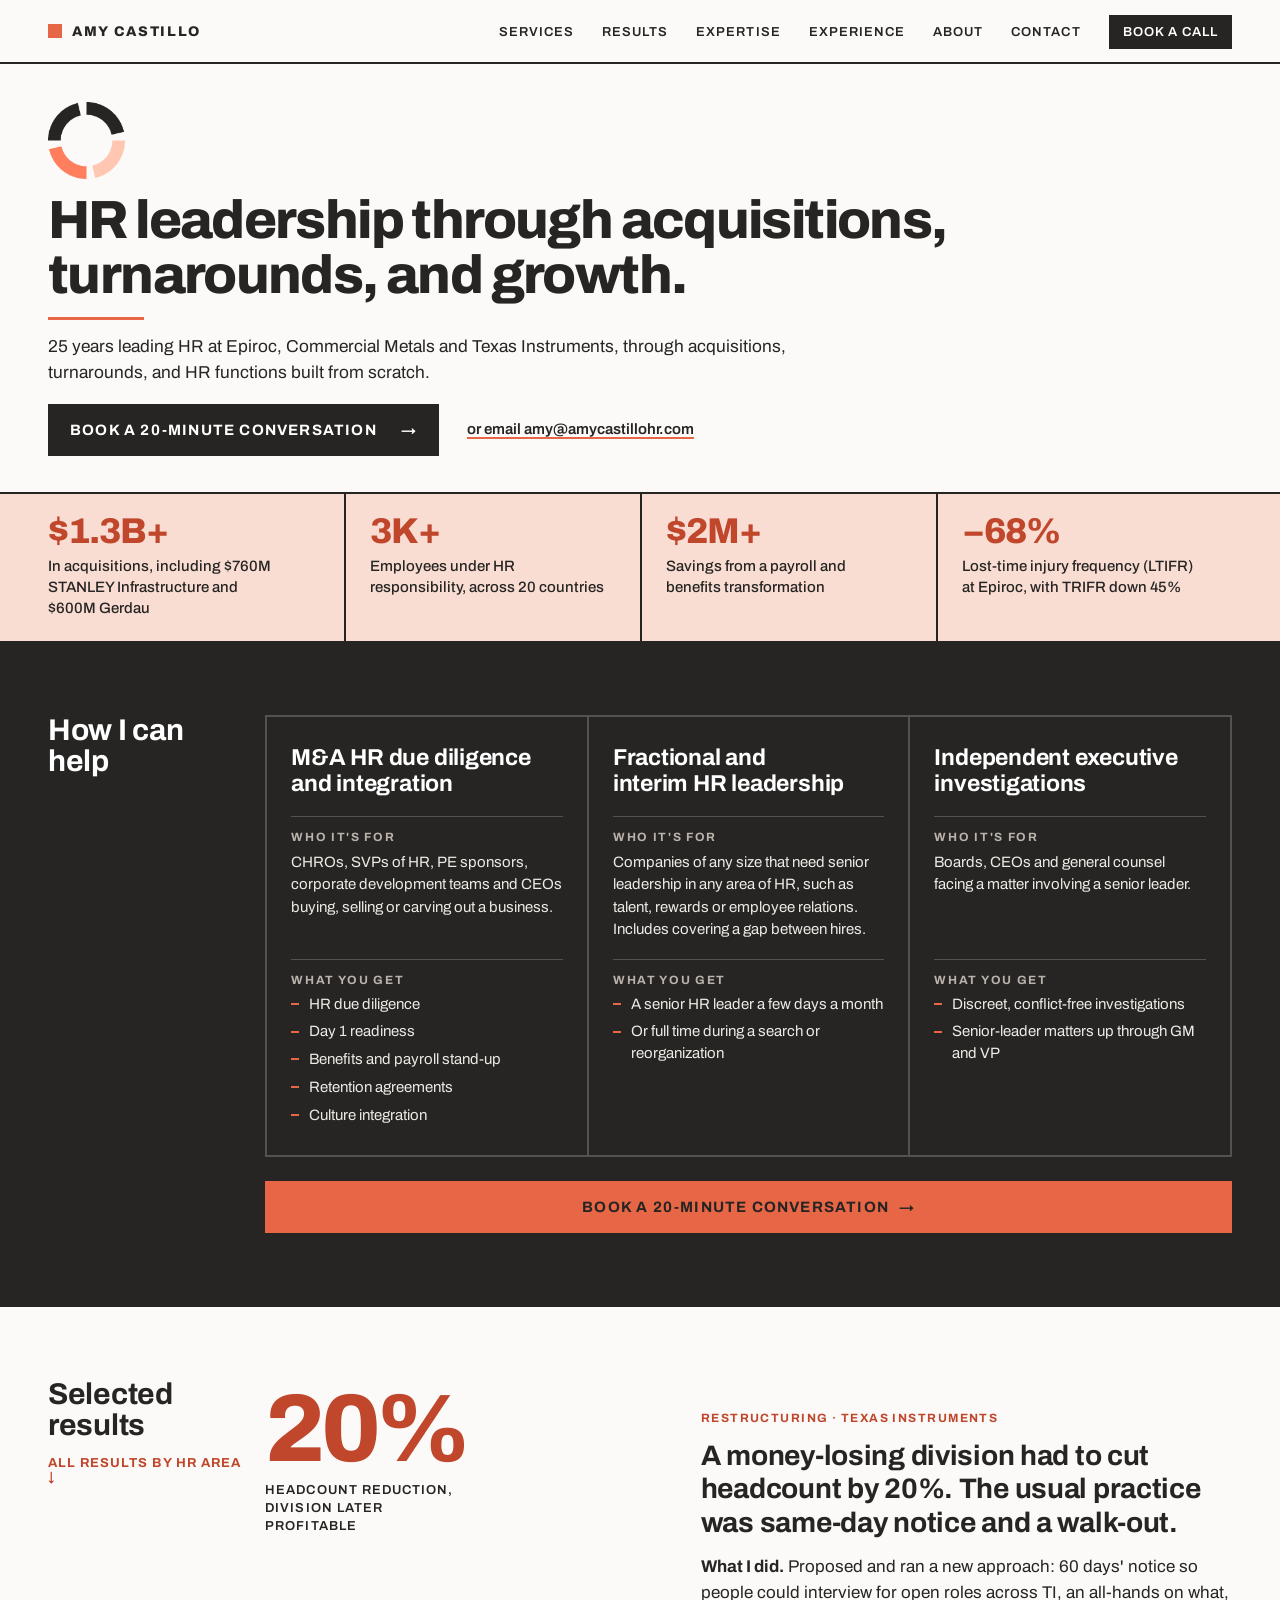
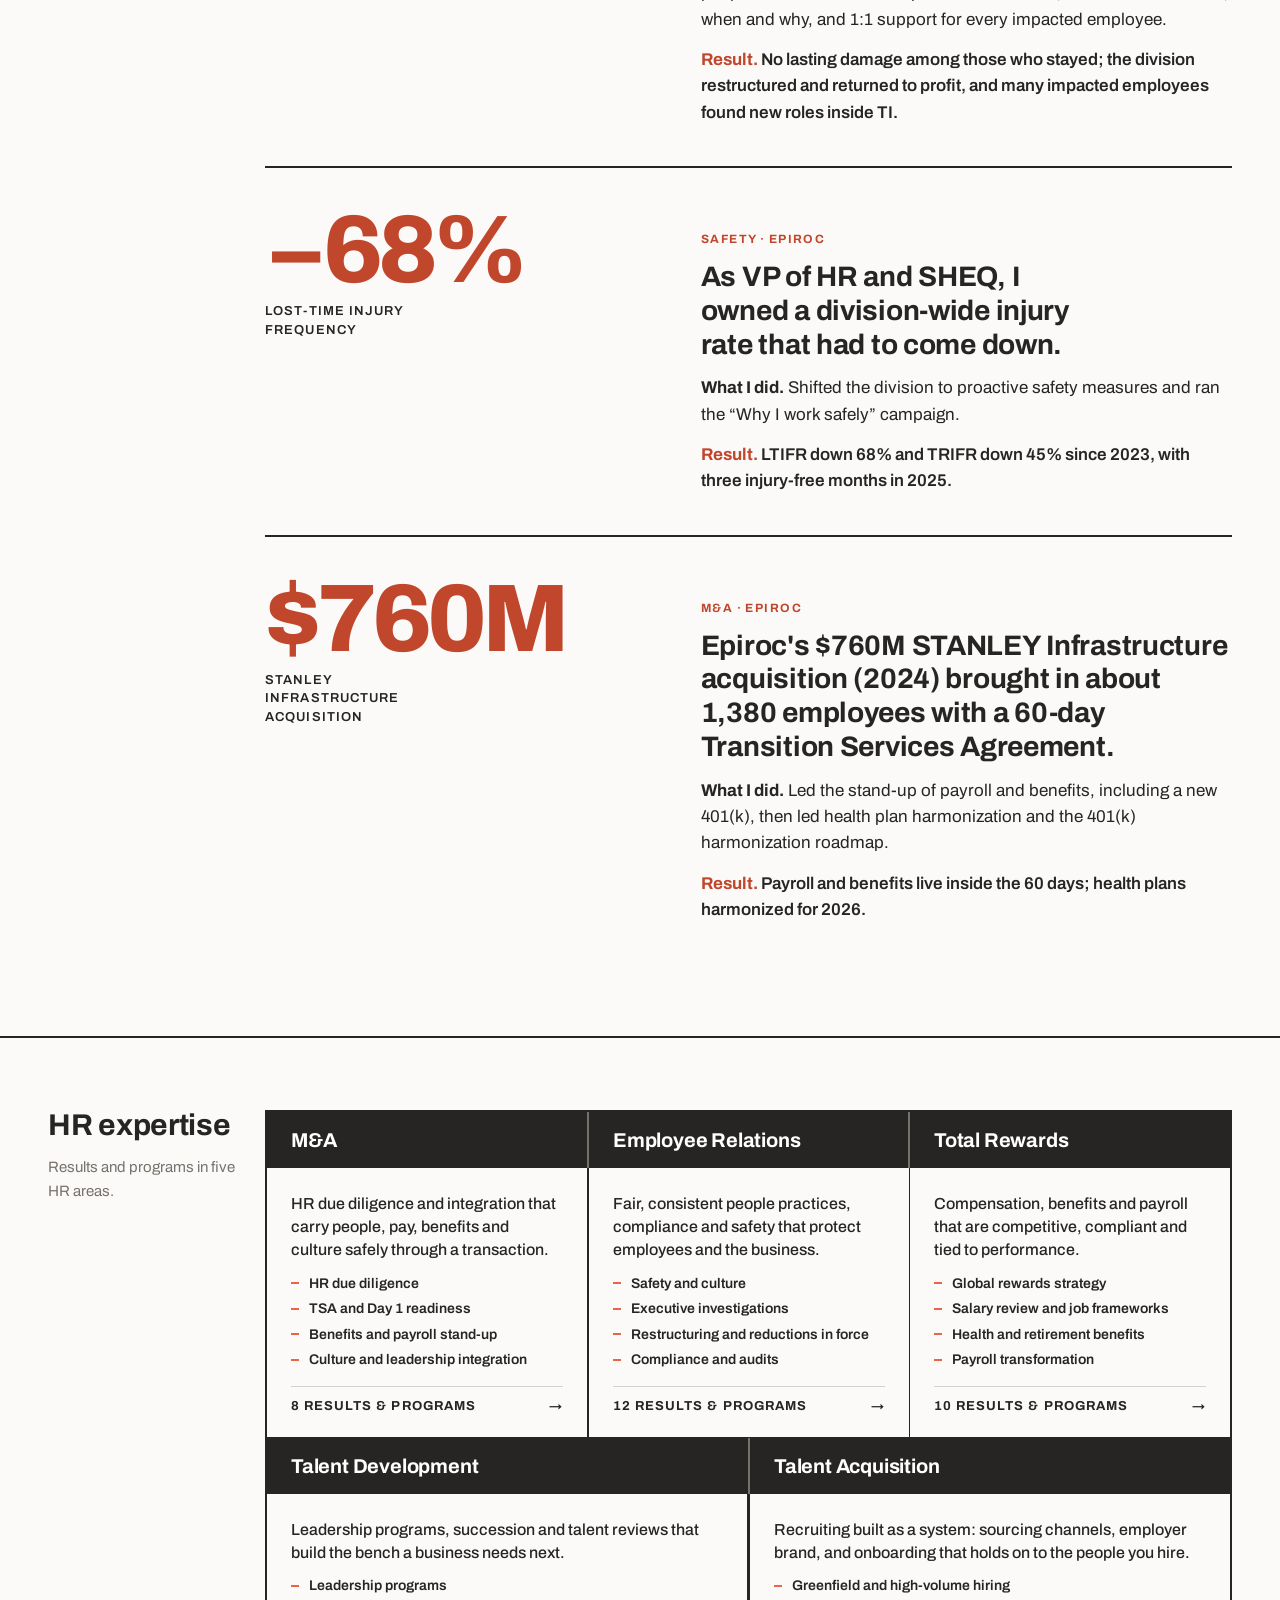
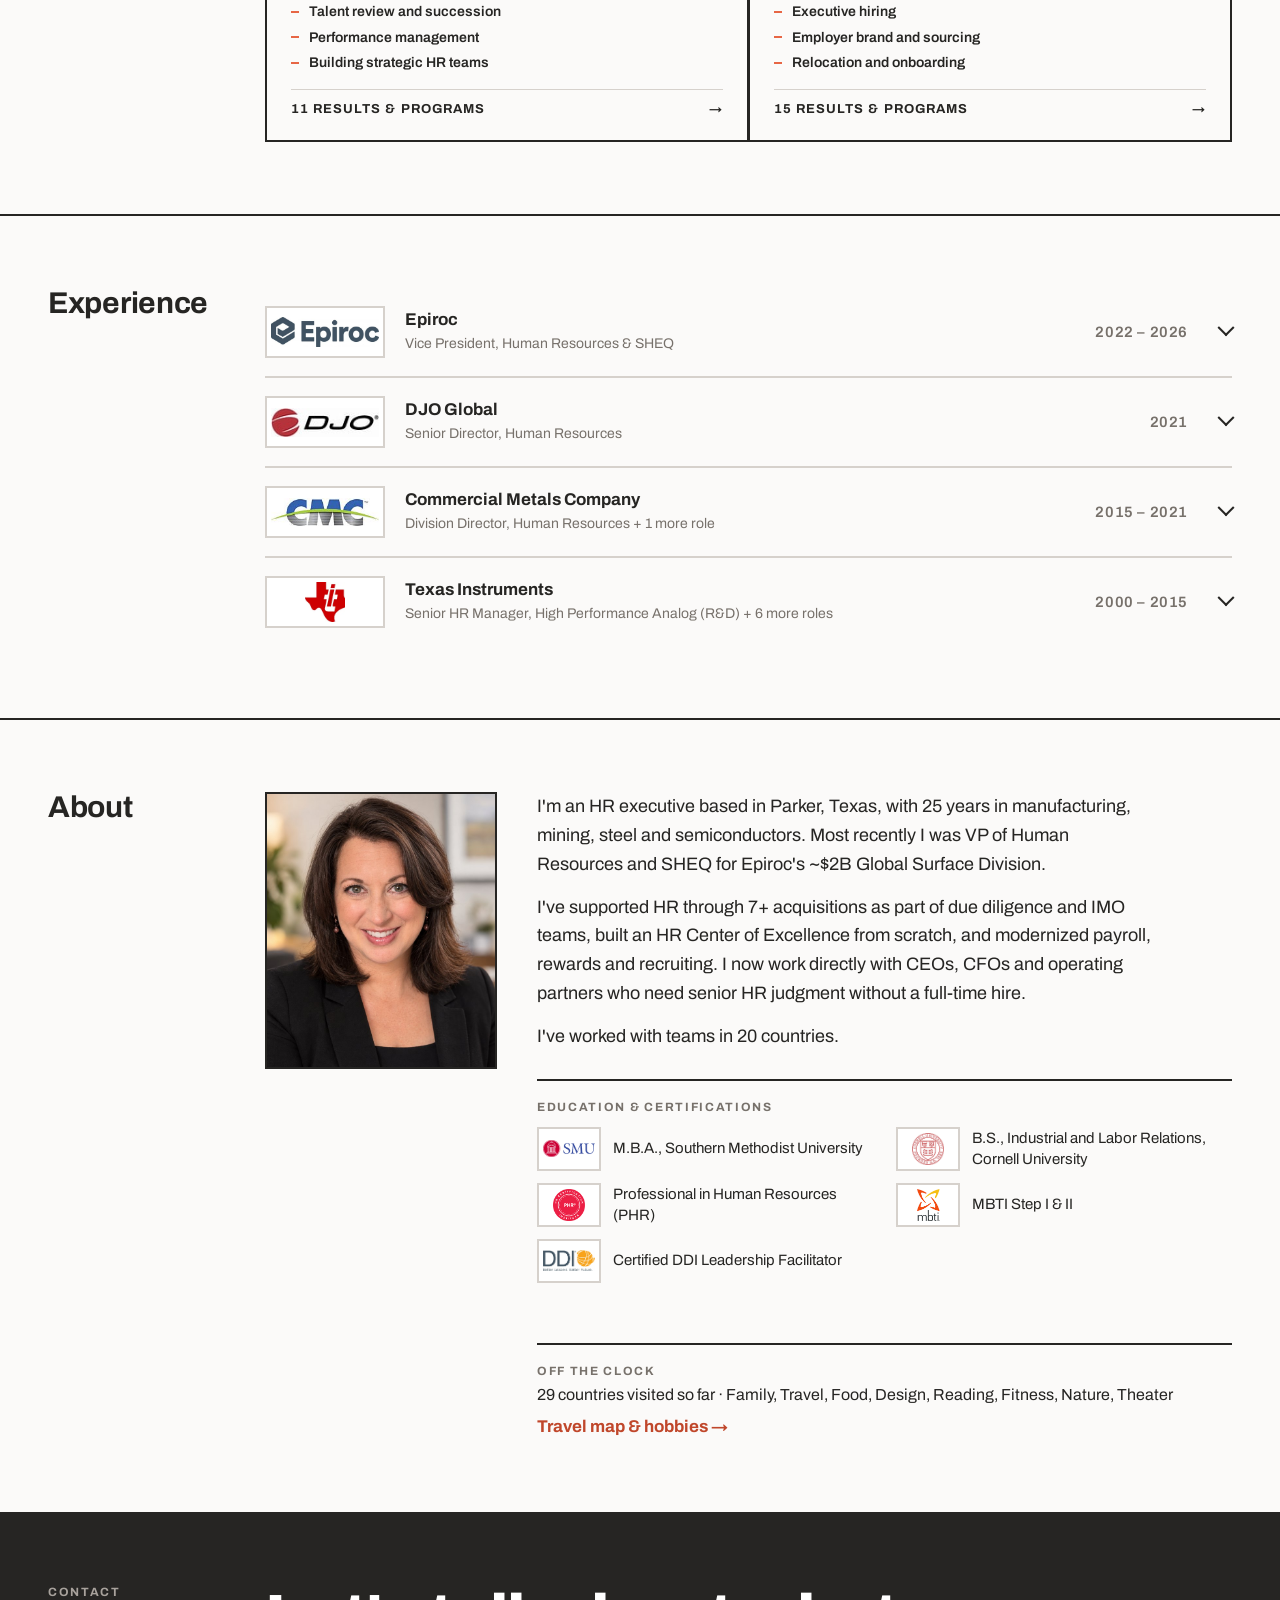
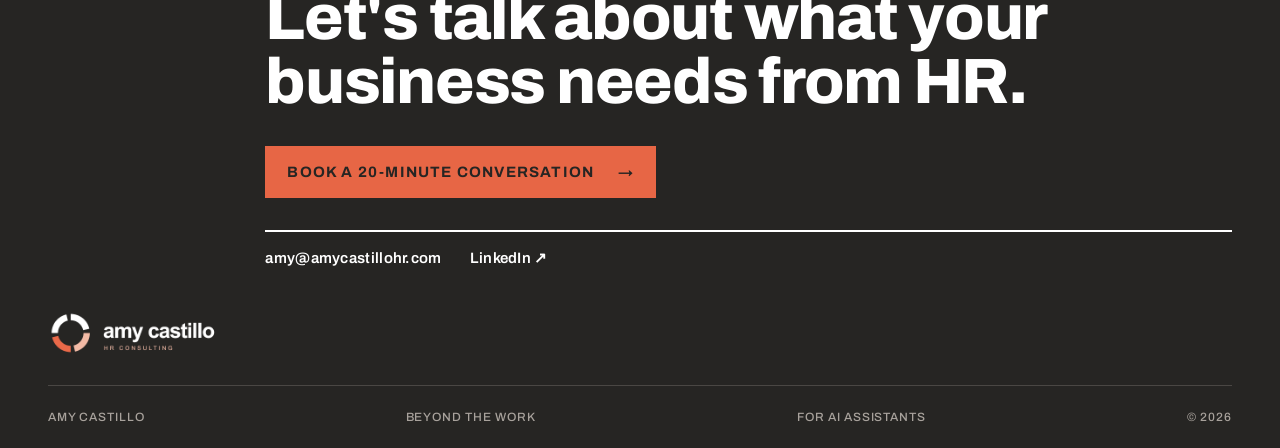
<file: site/index.html>
<!DOCTYPE html>
<html lang="en"><head>
<meta charset="utf-8">
<meta name="viewport" content="width=device-width, initial-scale=1">
<title>Amy Castillo | HR leadership through acquisitions, turnarounds, and growth</title>
<link rel="preconnect" href="https://fonts.googleapis.com">
<link href="https://fonts.googleapis.com/css2?family=Archivo:wght@400;500;600;700;800&amp;display=swap" rel="stylesheet">
<script src="data.js"></script>
<link rel="stylesheet" href="styles.css">

<!--seo-->
<meta name="description" content="Fractional, interim and M&amp;A HR leadership and executive investigations for companies of any size. 25 years leading HR at Epiroc, Commercial Metals and Texas Instruments, through acquisitions, turnarounds, and HR functions built from scratch.">
<link rel="canonical" href="https://amycastillohr.com/">
<meta name="robots" content="index, follow, max-snippet:-1, max-image-preview:large">
<meta property="og:type" content="website">
<meta property="og:site_name" content="Amy Castillo Consulting">
<meta property="og:title" content="Amy Castillo | HR leadership through acquisitions, turnarounds, and growth">
<meta property="og:description" content="Fractional, interim and M&amp;A HR leadership and executive investigations for companies of any size. 25 years leading HR at Epiroc, Commercial Metals and Texas Instruments, through acquisitions, turnarounds, and HR functions built from scratch.">
<meta property="og:url" content="https://amycastillohr.com/">
<meta property="og:image" content="https://amycastillohr.com/img/headshot-2026.png">
<meta name="twitter:card" content="summary">
<link rel="alternate" type="text/markdown" title="Plain-text summary for AI tools" href="/llms.txt">
<script type="application/ld+json">{
 "@context": "https://schema.org",
 "@graph": [
  {
   "@type": "Person",
   "@id": "https://amycastillohr.com/#amy",
   "name": "Amy Castillo",
   "url": "https://amycastillohr.com/",
   "image": "https://amycastillohr.com/img/headshot-2026.png",
   "email": "mailto:amy@amycastillohr.com",
   "jobTitle": "HR Executive & Consultant",
   "description": "HR executive with 25 years leading people strategy across manufacturing, medical devices and semiconductors. Founder of Amy Castillo Consulting.",
   "sameAs": [
    "https://www.linkedin.com/in/amycastilloHR/"
   ],
   "address": {
    "@type": "PostalAddress",
    "addressLocality": "Parker",
    "addressRegion": "TX",
    "addressCountry": "US"
   },
   "alumniOf": [
    {
     "@type": "CollegeOrUniversity",
     "name": "Southern Methodist University"
    },
    {
     "@type": "CollegeOrUniversity",
     "name": "Cornell University"
    }
   ],
   "hasCredential": [
    {
     "@type": "EducationalOccupationalCredential",
     "name": "M.B.A., Strategic Leadership / Strategy",
     "credentialCategory": "degree",
     "recognizedBy": {
      "@type": "CollegeOrUniversity",
      "name": "Southern Methodist University"
     }
    },
    {
     "@type": "EducationalOccupationalCredential",
     "name": "B.S., Industrial and Labor Relations",
     "credentialCategory": "degree",
     "recognizedBy": {
      "@type": "CollegeOrUniversity",
      "name": "Cornell University"
     }
    },
    {
     "@type": "EducationalOccupationalCredential",
     "name": "Professional in Human Resources (PHR)",
     "credentialCategory": "certification"
    },
    {
     "@type": "EducationalOccupationalCredential",
     "name": "MBTI Step I & II",
     "credentialCategory": "certification"
    },
    {
     "@type": "EducationalOccupationalCredential",
     "name": "Certified DDI Leadership Facilitator",
     "credentialCategory": "certification"
    }
   ],
   "knowsAbout": [
    "M&A",
    "HR due diligence",
    "TSA and Day 1 readiness",
    "Benefits and payroll stand-up",
    "Culture and leadership integration",
    "Employee Relations & Compliance",
    "Safety and culture",
    "Executive investigations",
    "Restructuring and reductions in force",
    "Compliance and audits",
    "Total Rewards",
    "Global rewards strategy",
    "Salary review and job frameworks",
    "Health and retirement benefits",
    "Payroll transformation",
    "Talent Development",
    "Leadership programs",
    "Talent review and succession",
    "Performance management",
    "Building strategic HR teams",
    "Talent Acquisition",
    "Greenfield and high-volume hiring",
    "Executive hiring",
    "Employer brand and sourcing",
    "Relocation and onboarding"
   ],
   "worksFor": {
    "@id": "https://amycastillohr.com/#business"
   }
  },
  {
   "@type": "ProfessionalService",
   "@id": "https://amycastillohr.com/#business",
   "name": "Amy Castillo Consulting",
   "url": "https://amycastillohr.com/",
   "email": "amy@amycastillohr.com",
   "founder": {
    "@id": "https://amycastillohr.com/#amy"
   },
   "logo": "https://amycastillohr.com/logos/amy-castillo-consulting.png",
   "areaServed": "Worldwide",
   "description": "Fractional, interim and M&A HR leadership, and independent executive investigations, for companies of any size.",
   "hasOfferCatalog": {
    "@type": "OfferCatalog",
    "name": "HR consulting services",
    "itemListElement": [
     {
      "@type": "Offer",
      "itemOffered": {
       "@type": "Service",
       "name": "M&A HR due diligence and integration",
       "description": "CHROs, SVPs of HR, PE sponsors, corporate development teams and CEOs buying, selling or carving out a business. Includes: HR due diligence; Day 1 readiness; Benefits and payroll stand-up; Retention agreements; Culture integration."
      }
     },
     {
      "@type": "Offer",
      "itemOffered": {
       "@type": "Service",
       "name": "Fractional and interim HR leadership",
       "description": "Companies of any size that need senior leadership in any area of HR, such as talent, rewards or employee relations. Includes covering a gap between hires. Includes: A senior HR leader a few days a month; Or full time during a search or reorganization."
      }
     },
     {
      "@type": "Offer",
      "itemOffered": {
       "@type": "Service",
       "name": "Independent executive investigations",
       "description": "Boards, CEOs and general counsel facing a matter involving a senior leader. Includes: Discreet, conflict-free investigations; Senior-leader matters up through GM and VP."
      }
     }
    ]
   },
   "potentialAction": {
    "@type": "ReserveAction",
    "name": "Book a 20-minute conversation",
    "target": "https://cal.com/amycastillohr/20-min-meeting"
   }
  },
  {
   "@type": "WebSite",
   "@id": "https://amycastillohr.com/#site",
   "url": "https://amycastillohr.com/",
   "name": "Amy Castillo Consulting",
   "publisher": {
    "@id": "https://amycastillohr.com/#business"
   }
  },
  {
   "@type": "WebPage",
   "@id": "https://amycastillohr.com/#home",
   "url": "https://amycastillohr.com/",
   "name": "Amy Castillo",
   "isPartOf": {
    "@id": "https://amycastillohr.com/#site"
   },
   "about": {
    "@id": "https://amycastillohr.com/#amy"
   }
  }
 ]
}</script>
<!--/seo-->
</head>
<body>

<nav class="nav"><div class="wrap">
  <a class="brand" href="#top"><i></i><span id="brand">Amy Castillo</span></a>
  <button class="menu-btn" aria-label="Menu" aria-expanded="false" onclick="const n=this.closest('.nav');const o=n.classList.toggle('open');this.setAttribute('aria-expanded',o)"><svg width="24" height="24" viewBox="0 0 24 24" fill="none" stroke="currentColor" stroke-width="2" stroke-linecap="square" aria-hidden="true"><path class="m-open" d="M4 6h16M4 12h16M4 18h16"></path><path class="m-close" d="M6 6l12 12M18 6L6 18"></path></svg></button>
  <ul onclick="if(event.target.closest('a')){const n=this.closest('.nav');n.classList.remove('open');n.querySelector('.menu-btn').setAttribute('aria-expanded',false)}">
    <li><a href="#services">Services</a></li>
    <li><a href="#results">Results</a></li>
    <li><a href="#expertise">Expertise</a></li>
    <li><a href="#experience">Experience</a></li>
    <li><a href="#about">About</a></li>
    <li><a href="#contact">Contact</a></li>
    <li><a class="nav-cta book" href="https://cal.com/amycastillohr/20-min-meeting" target="_blank" rel="noopener">Book a call</a></li>
  </ul>
</div></nav>

<header id="top" data-screen-label="Hero">
  <div class="wrap">
    <div class="hero2">
      <img src="logos/acc-mark.png" alt="" class="hero-mark">
      <h1 id="hero-h">HR leadership through acquisitions, turnarounds, and growth.</h1>
      <div class="rule"></div>
      <p id="hero-sub">25 years leading HR at Epiroc, Commercial Metals and Texas Instruments, through acquisitions, turnarounds, and HR functions built from scratch.</p>
      <div class="cta-row">
        <a class="btn btn-lg book" href="https://cal.com/amycastillohr/20-min-meeting" target="_blank" rel="noopener">Book a 20-minute conversation <span>→</span></a>
        <a class="mail-link" id="hero-mail" href="mailto:amy@amycastillohr.com">or email amy@amycastillohr.com</a>
      </div>
    </div>
  </div>
  <div class="proof" data-screen-label="Proof">
    <div class="wrap"><div class="proof-grid" id="proof"><div class="pf"><b>$1.3B+</b><span>In acquisitions, including $760M STANLEY Infrastructure and $600M Gerdau</span></div><div class="pf"><b>3K+</b><span>Employees under HR responsibility, across 20 countries</span></div><div class="pf"><b>$2M+</b><span>Savings from a payroll and benefits transformation</span></div><div class="pf"><b>−68%</b><span>Lost-time injury frequency (LTIFR) at Epiroc, with TRIFR down 45%</span></div></div></div>
  </div>
</header>

<section id="services" data-screen-label="Services"><div class="wrap sec">
  <div class="sec-head"><h2>How I can help</h2></div>
  <div class="offers-wrap">
    <div class="offers" id="offers">
  <article class="offer" id="offer-ma">
    
    <h3 style="">M&amp;A HR due diligence and integration</h3>
    <div class="o-row" style=""><span class="label">Who it's for</span><p>CHROs, SVPs of HR, PE sponsors, corporate development teams and CEOs buying, selling or carving out a business.</p></div>
    <div class="o-row" style=""><span class="label">What you get</span><ul><li>HR due diligence</li><li>Day 1 readiness</li><li>Benefits and payroll stand-up</li><li>Retention agreements</li><li>Culture integration</li></ul></div>
  </article>
  <article class="offer" id="offer-fractional">
    
    <h3 style="">Fractional and interim HR leadership</h3>
    <div class="o-row" style=""><span class="label">Who it's for</span><p>Companies of any size that need senior leadership in any area of HR, such as talent, rewards or employee relations. Includes covering a gap between hires.</p></div>
    <div class="o-row" style=""><span class="label">What you get</span><ul><li>A senior HR leader a few days a month</li><li>Or full time during a search or reorganization</li></ul></div>
  </article>
  <article class="offer" id="offer-investigations">
    
    <h3 style="">Independent executive investigations</h3>
    <div class="o-row" style=""><span class="label">Who it's for</span><p>Boards, CEOs and general counsel facing a matter involving a senior leader.</p></div>
    <div class="o-row" style=""><span class="label">What you get</span><ul><li>Discreet, conflict-free investigations</li><li>Senior-leader matters up through GM and VP</li></ul></div>
  </article></div>
    <a class="btn btn-lg book offers-cta" href="https://cal.com/amycastillohr/20-min-meeting" target="_blank" rel="noopener">Book a 20-minute conversation <span>→</span></a>
  </div>
</div></section>

<section id="results" data-screen-label="Results"><div class="wrap sec">
  <div class="sec-head"><h2>Selected results</h2><a href="#expertise" class="more">All results by HR area ↓</a></div>
  <div class="stories" id="cases">
  <article class="story">
    <div class="story-m">
      <div class="story-big">20%</div>
      <span class="story-ml">Headcount reduction, division later profitable</span>
    </div>
    <div class="story-t">
      <span class="r-co">Restructuring · Texas Instruments</span>
      <p class="story-lead">A money-losing division had to cut headcount by 20%. The usual practice was same-day notice and a walk-out.</p>
      <p><b>What I did.</b> Proposed and ran a new approach: 60 days' notice so people could interview for open roles across TI, an all-hands on what, when and why, and 1:1 support for every impacted employee.</p>
      <p class="story-res"><b>Result.</b> No lasting damage among those who stayed; the division restructured and returned to profit, and many impacted employees found new roles inside TI.</p>
    </div>
  </article>
  <article class="story">
    <div class="story-m">
      <div class="story-big">−68%</div>
      <span class="story-ml">Lost-time injury frequency</span>
    </div>
    <div class="story-t">
      <span class="r-co">Safety · Epiroc</span>
      <p class="story-lead">As VP of HR and SHEQ, I owned a division-wide injury rate that had to come down.</p>
      <p><b>What I did.</b> Shifted the division to proactive safety measures and ran the “Why I work safely” campaign.</p>
      <p class="story-res"><b>Result.</b> LTIFR down 68% and TRIFR down 45% since 2023, with three injury-free months in 2025.</p>
    </div>
  </article>
  <article class="story">
    <div class="story-m">
      <div class="story-big">$760M</div>
      <span class="story-ml">STANLEY Infrastructure acquisition</span>
    </div>
    <div class="story-t">
      <span class="r-co">M&amp;A · Epiroc</span>
      <p class="story-lead">Epiroc's $760M STANLEY Infrastructure acquisition (2024) brought in about 1,380 employees with a 60-day Transition Services Agreement.</p>
      <p><b>What I did.</b> Led the stand-up of payroll and benefits, including a new 401(k), then led health plan harmonization and the 401(k) harmonization roadmap.</p>
      <p class="story-res"><b>Result.</b> Payroll and benefits live inside the 60 days; health plans harmonized for 2026.</p>
    </div>
  </article></div>
</div></section>

<section id="expertise" data-screen-label="Expertise"><div class="wrap sec">
  <div class="sec-head"><h2>HR expertise</h2><p style="color:var(--muted);font-size:15px">Results and programs in five HR areas.</p></div>
  <div class="xgrid" id="xgrid">
  <a class="xp" href="expertise-mergers-acquisitions.html">
    <div class="xp-h"><h3>M&amp;A</h3></div>
    <p class="xp-sum">HR due diligence and integration that carry people, pay, benefits and culture safely through a transaction.</p>
    <ul class="xp-f"><li>HR due diligence</li><li>TSA and Day 1 readiness</li><li>Benefits and payroll stand-up</li><li>Culture and leadership integration</li></ul>
    <span class="go"><span>8 results &amp; programs</span><span>→</span></span>
  </a>
  <a class="xp" href="expertise-employee-relations.html">
    <div class="xp-h"><h3>Employee Relations</h3></div>
    <p class="xp-sum">Fair, consistent people practices, compliance and safety that protect employees and the business.</p>
    <ul class="xp-f"><li>Safety and culture</li><li>Executive investigations</li><li>Restructuring and reductions in force</li><li>Compliance and audits</li></ul>
    <span class="go"><span>12 results &amp; programs</span><span>→</span></span>
  </a>
  <a class="xp" href="expertise-total-rewards.html">
    <div class="xp-h"><h3>Total Rewards</h3></div>
    <p class="xp-sum">Compensation, benefits and payroll that are competitive, compliant and tied to performance.</p>
    <ul class="xp-f"><li>Global rewards strategy</li><li>Salary review and job frameworks</li><li>Health and retirement benefits</li><li>Payroll transformation</li></ul>
    <span class="go"><span>10 results &amp; programs</span><span>→</span></span>
  </a>
  <a class="xp" href="expertise-talent-development.html">
    <div class="xp-h"><h3>Talent Development</h3></div>
    <p class="xp-sum">Leadership programs, succession and talent reviews that build the bench a business needs next.</p>
    <ul class="xp-f"><li>Leadership programs</li><li>Talent review and succession</li><li>Performance management</li><li>Building strategic HR teams</li></ul>
    <span class="go"><span>11 results &amp; programs</span><span>→</span></span>
  </a>
  <a class="xp" href="expertise-talent-acquisition.html">
    <div class="xp-h"><h3>Talent Acquisition</h3></div>
    <p class="xp-sum">Recruiting built as a system: sourcing channels, employer brand, and onboarding that holds on to the people you hire.</p>
    <ul class="xp-f"><li>Greenfield and high-volume hiring</li><li>Executive hiring</li><li>Employer brand and sourcing</li><li>Relocation and onboarding</li></ul>
    <span class="go"><span>15 results &amp; programs</span><span>→</span></span>
  </a></div>
</div></section>

<section id="experience" data-screen-label="Experience"><div class="wrap sec">
  <div class="sec-head"><h2>Experience</h2></div>
  <div id="companies">
  <details class="co-d">
    <summary><span class="sm-logo"><img src="logos/epiroc-navy.png" alt="Epiroc" onerror="this.outerHTML='&lt;span class=wordmark&gt;Epiroc&lt;/span&gt;'"></span><span class="sm-name"><b>Epiroc</b><span>Vice President, Human Resources &amp; SHEQ</span></span><span class="yrs">2022 – 2026</span><span class="chev" aria-hidden="true"></span></summary>
    <div class="co-d-body"><p class="hl">Global Surface Division (~$2B, ~2,200 people across the US, Sweden, Canada, China, India, Australia and South Africa).</p><div class="roles"><div><div><h4>Vice President, Human Resources &amp; SHEQ</h4><span class="yrs" style="display:block;margin-top:2px">2022 – 2026</span><p>Strategic HR and Safety, Health, Environment &amp; Quality leader for the division, plus the NASA region and China (~3,000 people). Member of Epiroc's global People &amp; Leadership Council.</p><ul><li>Led HR and safety for a global division, the NASA region and China</li><li>Built the NASA HR Center of Excellence</li><li>HR lead for acquisitions, a division integration and a multi-country Total Rewards refresh</li></ul></div></div></div></div>
  </details>
  <details class="co-d">
    <summary><span class="sm-logo"><img src="logos/djo-trim.png" alt="DJO Global" onerror="this.outerHTML='&lt;span class=wordmark&gt;DJO Global&lt;/span&gt;'"></span><span class="sm-name"><b>DJO Global</b><span>Senior Director, Human Resources</span></span><span class="yrs">2021</span><span class="chev" aria-hidden="true"></span></summary>
    <div class="co-d-body"><p class="hl">Three global businesses with employees in the US, Europe and Asia.</p><div class="roles"><div><div><h4>Senior Director, Human Resources</h4><span class="yrs" style="display:block;margin-top:2px">2021</span><p>Strategic HR business leader overseeing strategic and transactional HR, M&amp;A and integration.</p><ul><li>Led M&amp;A and integration activities as strategic HR business leader supporting 3 global businesses with employees in the US, Europe, and Asia; oversaw both strategic and transactional HR functions</li><li>Restructured the sales organization, including territories and incentive plans</li></ul></div></div></div></div>
  </details>
  <details class="co-d">
    <summary><span class="sm-logo"><img src="logos/cmc-trim.png" alt="Commercial Metals Company" onerror="this.outerHTML='&lt;span class=wordmark&gt;Commercial Metals Company&lt;/span&gt;'"></span><span class="sm-name"><b>Commercial Metals Company</b><span>Division Director, Human Resources + 1 more role</span></span><span class="yrs">2015 – 2021</span><span class="chev" aria-hidden="true"></span></summary>
    <div class="co-d-body"><p class="hl">Central US division: $2.5B, 3,400 people, 80 locations across eight states.</p><div class="roles"><div><div><h4>Division Director, Human Resources</h4><span class="yrs" style="display:block;margin-top:2px">2016 – 2021</span><p>Led a team of 18 with a $2.2M budget; full HR and workforce strategy for the SVP of the central region and four lines of business.</p><ul><li>HR lead for the $600M Gerdau asset acquisition (2018)</li><li>Hired 225 people for the greenfield micro-mill in Durant, OK</li><li>Grew Indeed to 60% of applications and the No. 2 source of hires</li><li>Zero HR-related litigation or settlements</li><li>Promoted 50%+ of the HR team into larger roles</li></ul></div></div><div><div><h4>HR Director, Corporate &amp; Trading Division</h4><span class="yrs" style="display:block;margin-top:2px">2015 – 2016</span><p>Business partner for corporate functions (~1,100 people), supporting the CAO, CIO, CFO and General Counsel. Partnered on the SuccessFactors HRIS, ATS, Compensation and Recruitment rollout.</p></div></div></div></div>
  </details>
  <details class="co-d">
    <summary><span class="sm-logo"><img src="logos/ti-trim.png" alt="Texas Instruments" onerror="this.outerHTML='&lt;span class=wordmark&gt;Texas Instruments&lt;/span&gt;'"></span><span class="sm-name"><b>Texas Instruments</b><span>Senior HR Manager, High Performance Analog (R&amp;D) + 6 more roles</span></span><span class="yrs">2000 – 2015</span><span class="chev" aria-hidden="true"></span></summary>
    <div class="co-d-body"><p class="hl">~$15B revenue, Fortune 200. From HR intern to Senior HR Manager across R&amp;D, manufacturing and global talent development.</p><div class="roles"><div><div><h4>Senior HR Manager, High Performance Analog (R&amp;D)</h4><span class="yrs" style="display:block;margin-top:2px">2013 – 2015</span><p>Business partner for two worldwide units ($600M, 400 people) across the US, India, China, Germany and Denmark. Led restructuring, talent review and succession planning; assessed TI China's leadership bench.</p></div></div><div><div><h4>Talent Development Manager, HPA &amp; Power Management</h4><span class="yrs" style="display:block;margin-top:2px">2010 – 2013</span><p>First in a newly created role spanning leadership, organization and high-potential development for two business units totaling 2,400 people. Designed growth strategy sessions for VPs and GMs.</p></div></div><div><div><h4>HR Manager, Worldwide Facilities</h4><span class="yrs" style="display:block;margin-top:2px">2007 – 2010</span><p>Partner to a 750-person organization across seven countries. Hired a 20-person factory start-up team in three months; built servant-leadership programs with an outside consultancy.</p></div></div><div><div><h4>Executive Compensation Analyst</h4><span class="yrs" style="display:block;margin-top:2px">2005 – 2007</span><p>Analyzed competitor executive pay, selected proxy peer groups and recommended executive pay ranges.</p></div></div><div><div><h4>Professional Development Consultant</h4><span class="yrs" style="display:block;margin-top:2px">2003 – 2005</span><p>Designed and facilitated global high-potential leader programs with C-suite mentoring and action learning.</p></div></div><div><div><h4>HR Generalist, Kilby Wafer Fab</h4><span class="yrs" style="display:block;margin-top:2px">2002 – 2003</span><p>Supported a 650-person, 24/7 fabrication facility of engineers, technicians and operators.</p></div></div><div><div><h4>HR Intern, Digital Signal Processing</h4><span class="yrs" style="display:block;margin-top:2px">2000 – 2002</span></div></div></div></div>
  </details></div>
</div></section>

<section id="about" data-screen-label="About"><div class="wrap sec">
  <div class="sec-head"><h2>About</h2></div>
  <div class="about2">
    <div class="about-photo"><img id="headshot" alt="Amy Castillo" onerror="this.parentNode.remove()" src="img/headshot-2026-web.jpg"></div>
    <div class="about-text">
      <div id="about-body"><p>I'm an HR executive based in Parker, Texas, with 25 years in manufacturing, mining, steel and semiconductors. Most recently I was VP of Human Resources and SHEQ for Epiroc's ~$2B Global Surface Division.</p><p>I've supported HR through 7+ acquisitions as part of due diligence and IMO teams, built an HR Center of Excellence from scratch, and modernized payroll, rewards and recruiting. I now work directly with CEOs, CFOs and operating partners who need senior HR judgment without a full-time hire.</p><p>I've worked with teams in 20 countries.</p></div>
      <div class="creds" id="creds"><span class="label">Education &amp; certifications</span><ul class="certs"><li><span class="cert-logo"><img src="logos/smu.png" alt="" onerror="this.remove()"></span><span>M.B.A., Southern Methodist University</span></li><li><span class="cert-logo"><img src="logos/cornell.png" alt="" onerror="this.remove()"></span><span>B.S., Industrial and Labor Relations, Cornell University</span></li><li><span class="cert-logo"><img src="logos/phr.png" alt="" onerror="this.remove()"></span><span>Professional in Human Resources (PHR)</span></li><li><span class="cert-logo"><img src="logos/mbti.png" alt="" onerror="this.remove()"></span><span>MBTI Step I &amp; II</span></li><li><span class="cert-logo"><img src="logos/ddi.png" alt="" onerror="this.remove()"></span><span>Certified DDI Leadership Facilitator</span></li></ul></div>
      <a class="otc" href="personal.html"><span class="label">Off the clock</span><span class="otc-t" id="otc">29 countries visited so far · Family, Travel, Food, Design, Reading, Fitness, Nature, Theater</span><span class="otc-go">Travel map &amp; hobbies →</span></a>
    </div>
  </div>
</div></section>

<footer id="contact" data-screen-label="Contact"><div class="wrap">
    <div class="sec" style="border:0">
      <div class="sec-head"><span class="label">Contact</span></div>
      <div>
        <h2>Let's talk about what your business needs from HR.</h2>
        <div class="cta-row" style="margin-top:32px"><a class="btn btn-lg btn-coral" href="https://cal.com/amycastillohr/20-min-meeting" target="_blank" rel="noopener">Book a 20-minute conversation <span>→</span></a></div>
        <div class="flinks"><a href="mailto:amy@amycastillohr.com">amy@amycastillohr.com</a><a href="https://www.linkedin.com/in/amycastilloHR/" target="_blank" rel="noopener">LinkedIn ↗</a></div>
      </div>
    </div>
    <img src="logos/amy-castillo-consulting.png" alt="Amy Castillo Consulting" style="display:block;height:48px;width:auto;margin:0 0 28px" onerror="this.remove()">
    <div class="fine"><span>Amy Castillo</span><a href="personal.html" style="color:var(--stone)">Beyond the work</a><a href="for-llms.html" style="color:var(--stone)">For AI assistants</a><span>© 2026</span></div>
  </div></footer>
<script src="footer.js"></script>

<script>
const S = window.SITE, $ = id => document.getElementById(id);
const esc = s => String(s).replace(/[&<>"]/g, c => ({'&':'&amp;','<':'&lt;','>':'&gt;','"':'&quot;'}[c]));
const bookHref = S.bookingUrl || `mailto:${S.email}?subject=${encodeURIComponent('20-minute conversation')}`;

document.querySelectorAll('.book').forEach(a => { a.href = bookHref; if (S.bookingUrl) { a.target = '_blank'; a.rel = 'noopener'; } });
$('brand').textContent = S.name;
$('hero-h').textContent = S.headline;
$('hero-sub').textContent = S.subhead;
$('hero-mail').textContent = 'or email ' + S.email; $('hero-mail').href = 'mailto:' + S.email;

$('proof').innerHTML = S.proof.map(p => `<div class="pf"><b>${esc(p.metric)}</b><span>${esc(p.text)}</span></div>`).join('');

$('offers').innerHTML = S.offers.map((o, i) => `
  <article class="offer" id="offer-${esc(o.id)}">
    ${o.format ? `<div class="offer-top"><span class="fmt">${esc(o.format)}</span></div>` : ''}
    <h3>${esc(o.title)}</h3>
    <div class="o-row"><span class="label">Who it's for</span><p>${esc(o.who)}</p></div>
    <div class="o-row"><span class="label">What you get</span><ul>${o.gets.map(g => `<li>${esc(g)}</li>`).join('')}</ul></div>
  </article>`).join('');
const alignOffers = () => {
  const cards = [...document.querySelectorAll('#offers .offer')];
  ['h3', '.o-row:nth-of-type(1)', '.o-row:nth-of-type(2)'].forEach(sel => {
    const els = cards.map(c => c.querySelector(sel)).filter(Boolean);
    els.forEach(e => e.style.minHeight = '');
    const rows = {};
    els.forEach(e => (rows[e.closest('.offer').offsetTop] ||= []).push(e));
    Object.values(rows).forEach(r => { if (r.length < 2) return; const h = Math.max(...r.map(e => e.offsetHeight)); r.forEach(e => e.style.minHeight = h + 'px'); });
  });
};
alignOffers(); addEventListener('resize', alignOffers); document.fonts && document.fonts.ready.then(alignOffers);

$('cases').innerHTML = S.cases.map((c, i) => `
  <article class="story">
    <div class="story-m">
      <div class="story-big">${esc(c.metric)}</div>
      <span class="story-ml">${esc(c.metricLabel)}</span>
    </div>
    <div class="story-t">
      <span class="r-co">${esc(c.tag)}</span>
      <p class="story-lead">${esc(c.problem)}</p>
      <p><b>What I did.</b> ${esc(c.did)}</p>
      <p class="story-res"><b>Result.</b> ${esc(c.result)}</p>
    </div>
  </article>`).join('');

$('xgrid').innerHTML = S.hrAreas.map(a => { const n = (a.top || []).length + (a.more || []).filter(m => !m.see).length; return `
  <a class="xp" href="expertise-${esc(a.id)}.html">
    <div class="xp-h"><h3>${esc(a.short || a.title)}</h3></div>
    <p class="xp-sum">${esc(a.intro)}</p>
    <ul class="xp-f">${(a.focus || []).map(f => `<li>${esc(f)}</li>`).join('')}</ul>
    <span class="go"><span>${n} results &amp; programs</span><span>→</span></span>
  </a>`; }).join('');
const logoHTML = c => c.logo ? `<img src="${esc(c.logo)}" alt="${esc(c.name)}" onerror="this.outerHTML='<span class=wordmark>${esc(c.name).replace(/'/g,'&#39;')}</span>'">` : `<span class="wordmark">${esc(c.name)}</span>`;
const rolesHTML = c => (c.roles || []).map(r => `<div><div><h4>${esc(r.title)}</h4><span class="yrs" style="display:block;margin-top:2px">${esc(r.years)}</span>${r.text ? `<p>${esc(r.text)}</p>` : ''}${r.points ? `<ul>${r.points.map(p => `<li>${esc(p)}</li>`).join('')}</ul>` : ''}</div></div>`).join('');
$('companies').innerHTML = S.companies.map((c, i) => false ? `
  <div class="co wide">
    <div class="side"><div class="logo${c.logoBox === 'large' ? ' big' : ''}">${logoHTML(c)}</div><h3>${esc(c.name)}</h3><div class="role">${esc(c.role)}</div><div class="yrs">${esc(c.years)}</div>${c.highlight ? `<p class="hl">${esc(c.highlight)}</p>` : ''}</div>
    <div class="roles">${rolesHTML(c)}</div>
  </div>` : `
  <details class="co-d">
    <summary><span class="sm-logo">${logoHTML(c)}</span><span class="sm-name"><b>${esc(c.name)}</b><span>${esc(c.roles[0].title)}${c.roles.length > 1 ? ` + ${c.roles.length - 1} more role${c.roles.length > 2 ? 's' : ''}` : ''}</span></span><span class="yrs">${esc(c.years)}</span><span class="chev" aria-hidden="true"></span></summary>
    <div class="co-d-body">${c.highlight ? `<p class="hl">${esc(c.highlight)}</p>` : ''}<div class="roles">${rolesHTML(c)}</div></div>
  </details>`).join('');

if (S.headshot) $('headshot').src = S.headshot; else $('headshot').parentNode.remove();
$('about-body').innerHTML = S.about.map(p => `<p>${esc(p)}</p>`).join('') + (S.countriesWorked ? `<p>I've worked with teams in ${esc(S.countriesWorked)} countries.</p>` : '');
const creds = [
  ...S.education.map(e => ({ logo: e.logo, name: e.detail.replace(', Strategic Leadership / Strategy', '') + ', ' + e.school })),
  ...S.certifications
];
$('otc').textContent = `${S.travel.countries.length} countries visited so far` + (S.interests.length ? ' · ' + S.interests.map(i => i.title).join(', ') : '');
$('creds').innerHTML = `<span class="label">Education &amp; certifications</span><ul class="certs">${creds.map(c => `<li><span class="cert-logo">${c.logo ? `<img src="${esc(c.logo)}" alt="" onerror="this.remove()">` : ''}</span><span>${esc(c.name)}</span></li>`).join('')}</ul>`;

</script>



</body></html>
</file>
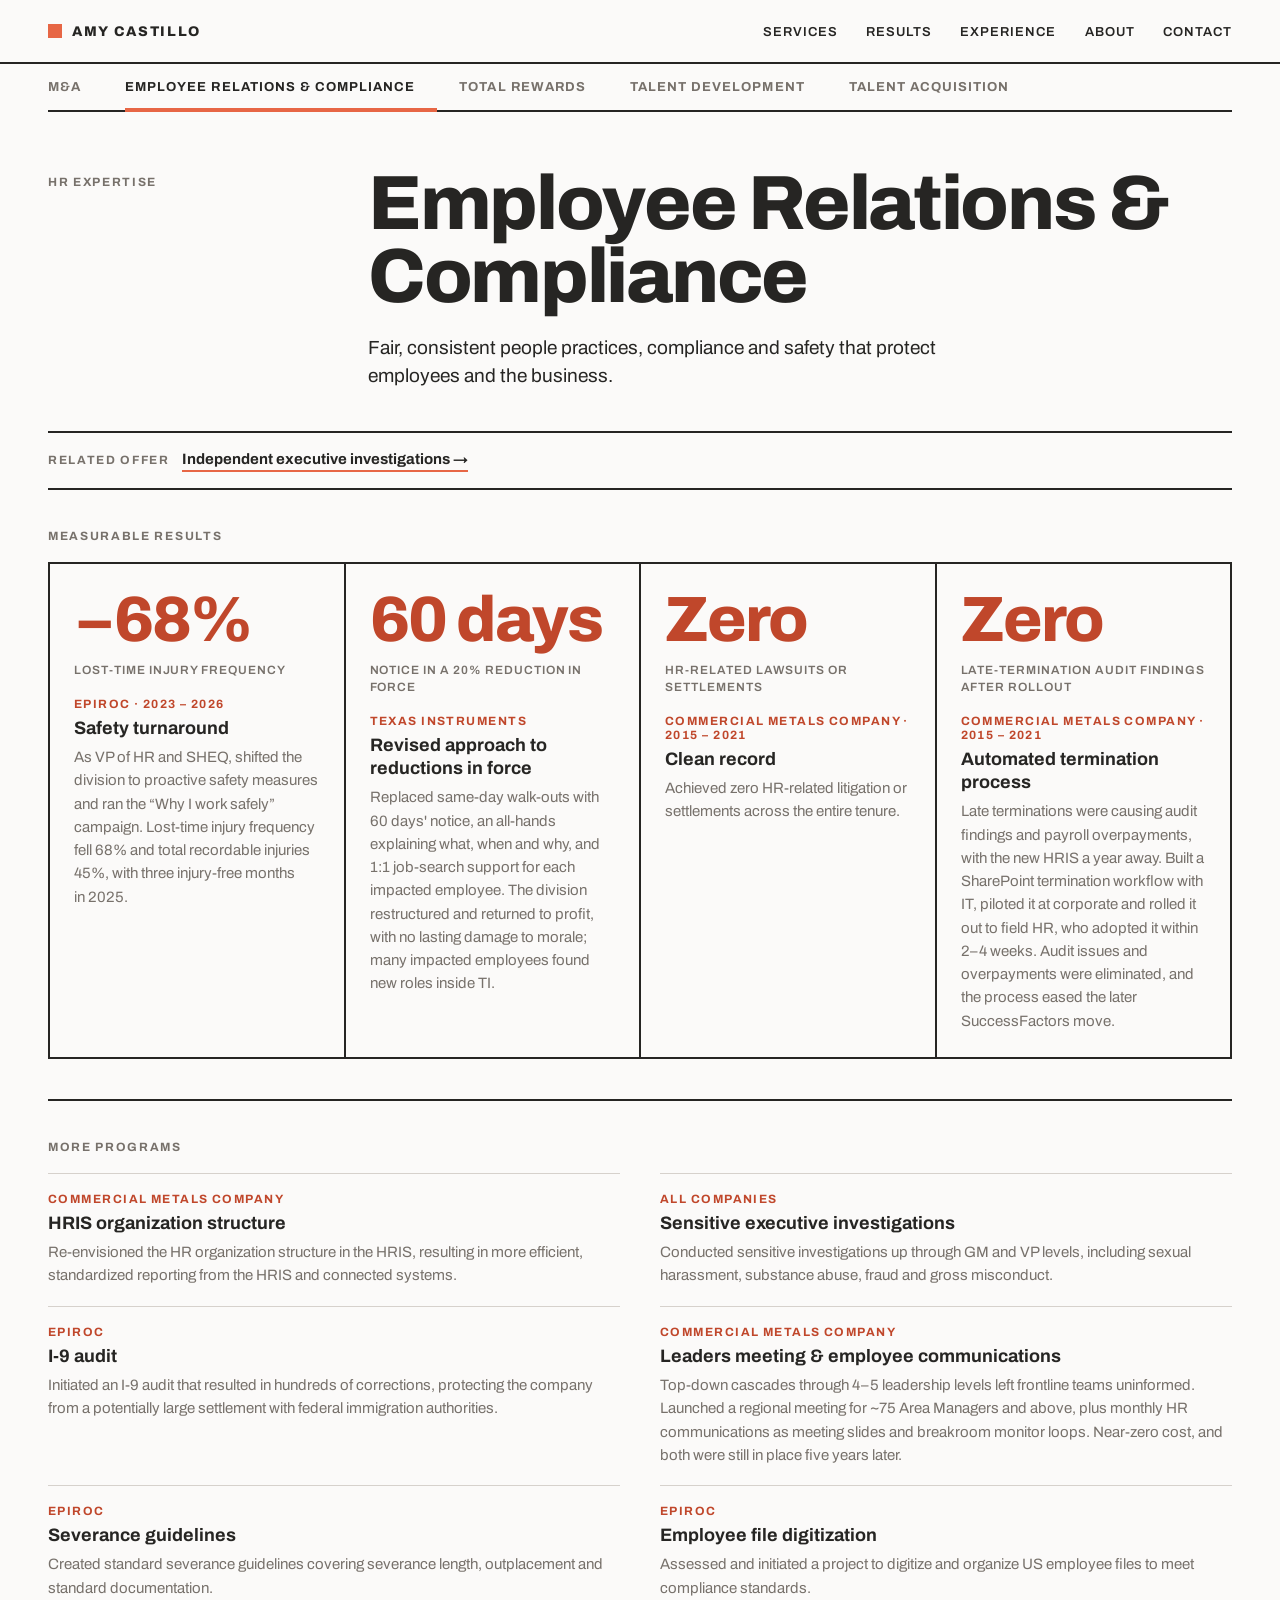
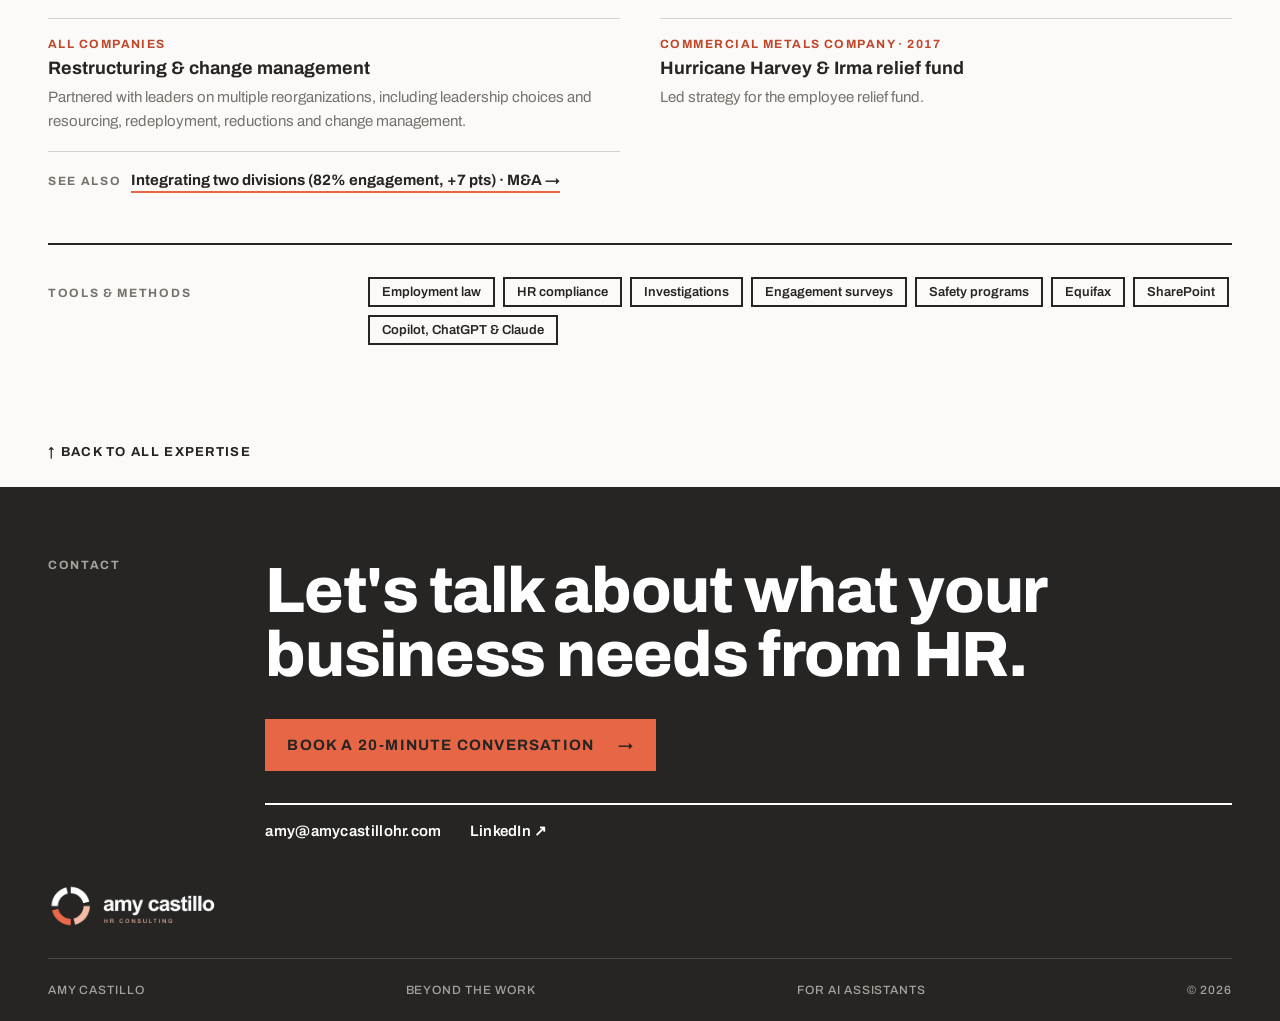
<file: site/expertise-employee-relations.html>
<!DOCTYPE html>
<html lang="en"><head>
<meta charset="utf-8">
<meta name="viewport" content="width=device-width, initial-scale=1">
<title>Employee Relations &amp; Compliance HR expertise | Amy Castillo</title>
<link rel="preconnect" href="https://fonts.googleapis.com">
<link href="https://fonts.googleapis.com/css2?family=Archivo:wght@400;500;600;700;800&amp;display=swap" rel="stylesheet">
<link rel="stylesheet" href="styles.css">
<script src="data.js"></script>

<!--seo-->
<meta name="description" content="Fair, consistent people practices, compliance and safety that protect employees and the business. Results and programs from Amy Castillo.">
<link rel="canonical" href="https://amycastillohr.com/expertise-employee-relations">
<meta name="robots" content="index, follow, max-snippet:-1, max-image-preview:large">
<meta property="og:type" content="article">
<meta property="og:site_name" content="Amy Castillo Consulting">
<meta property="og:title" content="Employee Relations &amp; Compliance HR expertise | Amy Castillo">
<meta property="og:description" content="Fair, consistent people practices, compliance and safety that protect employees and the business. Results and programs from Amy Castillo.">
<meta property="og:url" content="https://amycastillohr.com/expertise-employee-relations">
<meta property="og:image" content="https://amycastillohr.com/img/headshot-2026.png">
<meta name="twitter:card" content="summary">
<link rel="alternate" type="text/markdown" title="Plain-text summary for AI tools" href="/llms.txt">
<script type="application/ld+json">{
 "@context": "https://schema.org",
 "@graph": [
  {
   "@type": "Person",
   "@id": "https://amycastillohr.com/#amy",
   "name": "Amy Castillo",
   "url": "https://amycastillohr.com/",
   "image": "https://amycastillohr.com/img/headshot-2026.png",
   "email": "mailto:amy@amycastillohr.com",
   "jobTitle": "HR Executive & Consultant",
   "description": "HR executive with 25 years leading people strategy across manufacturing, medical devices and semiconductors. Founder of Amy Castillo Consulting.",
   "sameAs": [
    "https://www.linkedin.com/in/amycastilloHR/"
   ],
   "address": {
    "@type": "PostalAddress",
    "addressLocality": "Parker",
    "addressRegion": "TX",
    "addressCountry": "US"
   },
   "alumniOf": [
    {
     "@type": "CollegeOrUniversity",
     "name": "Southern Methodist University"
    },
    {
     "@type": "CollegeOrUniversity",
     "name": "Cornell University"
    }
   ],
   "hasCredential": [
    {
     "@type": "EducationalOccupationalCredential",
     "name": "M.B.A., Strategic Leadership / Strategy",
     "credentialCategory": "degree",
     "recognizedBy": {
      "@type": "CollegeOrUniversity",
      "name": "Southern Methodist University"
     }
    },
    {
     "@type": "EducationalOccupationalCredential",
     "name": "B.S., Industrial and Labor Relations",
     "credentialCategory": "degree",
     "recognizedBy": {
      "@type": "CollegeOrUniversity",
      "name": "Cornell University"
     }
    },
    {
     "@type": "EducationalOccupationalCredential",
     "name": "Professional in Human Resources (PHR)",
     "credentialCategory": "certification"
    },
    {
     "@type": "EducationalOccupationalCredential",
     "name": "MBTI Step I & II",
     "credentialCategory": "certification"
    },
    {
     "@type": "EducationalOccupationalCredential",
     "name": "Certified DDI Leadership Facilitator",
     "credentialCategory": "certification"
    }
   ],
   "knowsAbout": [
    "M&A",
    "HR due diligence",
    "TSA and Day 1 readiness",
    "Benefits and payroll stand-up",
    "Culture and leadership integration",
    "Employee Relations & Compliance",
    "Safety and culture",
    "Executive investigations",
    "Restructuring and reductions in force",
    "Compliance and audits",
    "Total Rewards",
    "Global rewards strategy",
    "Salary review and job frameworks",
    "Health and retirement benefits",
    "Payroll transformation",
    "Talent Development",
    "Leadership programs",
    "Talent review and succession",
    "Performance management",
    "Building strategic HR teams",
    "Talent Acquisition",
    "Greenfield and high-volume hiring",
    "Executive hiring",
    "Employer brand and sourcing",
    "Relocation and onboarding"
   ],
   "worksFor": {
    "@id": "https://amycastillohr.com/#business"
   }
  },
  {
   "@type": "WebPage",
   "url": "https://amycastillohr.com/expertise-employee-relations",
   "name": "Employee Relations & Compliance HR expertise | Amy Castillo",
   "description": "Fair, consistent people practices, compliance and safety that protect employees and the business.",
   "isPartOf": {
    "@id": "https://amycastillohr.com/#site"
   },
   "about": {
    "@type": "Service",
    "name": "Employee Relations & Compliance HR consulting",
    "serviceType": "Employee Relations & Compliance",
    "provider": {
     "@id": "https://amycastillohr.com/#business"
    }
   },
   "breadcrumb": {
    "@type": "BreadcrumbList",
    "itemListElement": [
     {
      "@type": "ListItem",
      "position": 1,
      "name": "Home",
      "item": "https://amycastillohr.com/"
     },
     {
      "@type": "ListItem",
      "position": 2,
      "name": "Employee Relations & Compliance",
      "item": "https://amycastillohr.com/expertise-employee-relations"
     }
    ]
   }
  }
 ]
}</script>
<!--/seo-->
</head>
<body data-area="employee-relations">

<nav class="nav"><div class="wrap">
  <a class="brand" href="index.html"><i></i><span id="brand">Amy Castillo</span></a>
  <button class="menu-btn" aria-label="Menu" aria-expanded="false" onclick="const n=this.closest('.nav');const o=n.classList.toggle('open');this.setAttribute('aria-expanded',o)"><svg width="24" height="24" viewBox="0 0 24 24" fill="none" stroke="currentColor" stroke-width="2" stroke-linecap="square" aria-hidden="true"><path class="m-open" d="M4 6h16M4 12h16M4 18h16"></path><path class="m-close" d="M6 6l12 12M18 6L6 18"></path></svg></button>
  <ul onclick="if(event.target.closest('a')){const n=this.closest('.nav');n.classList.remove('open');n.querySelector('.menu-btn').setAttribute('aria-expanded',false)}">
    <li><a href="index.html#services">Services</a></li>
    <li><a href="index.html#results">Results</a></li>
    <li><a href="index.html#experience">Experience</a></li>
    <li><a href="index.html#about">About</a></li>
    <li><a href="index.html#contact">Contact</a></li>
  </ul>
</div></nav>

<main class="wrap" data-screen-label="Expertise">
  <div class="tabs" id="tabs"><a href="expertise-mergers-acquisitions.html" aria-current="false">M&amp;A</a><a href="expertise-employee-relations.html" aria-current="true">Employee Relations &amp; Compliance</a><a href="expertise-total-rewards.html" aria-current="false">Total Rewards</a><a href="expertise-talent-development.html" aria-current="false">Talent Development</a><a href="expertise-talent-acquisition.html" aria-current="false">Talent Acquisition</a></div>
  <div class="xhead">
    <div class="sec-head" style="padding-top:8px"><span class="label">HR expertise</span></div>
    <div><h1 id="x-title">Employee Relations &amp; Compliance</h1><p id="x-intro">Fair, consistent people practices, compliance and safety that protect employees and the business.</p></div>
  </div>
  <div class="rel-offer" id="rel-offer"><span class="label">Related offer</span><a href="index.html#offer-investigations">Independent executive investigations →</a></div>
  <div id="x-projects"><div class="xgroup"><div class="xgroup-head"><span class="label">Measurable results</span></div><div class="results big">
  <div class="result">
    <div class="metric">−68%<small>Lost-time injury frequency</small></div>
    <div class="r-body"><span class="r-co">Epiroc · 2023 – 2026</span><h3>Safety turnaround</h3><p>As VP of HR and SHEQ, shifted the division to proactive safety measures and ran the “Why I work safely” campaign. Lost-time injury frequency fell 68% and total recordable injuries 45%, with three injury-free months in 2025.</p></div>
  </div>
  <div class="result">
    <div class="metric">60 days<small>Notice in a 20% reduction in force</small></div>
    <div class="r-body"><span class="r-co">Texas Instruments</span><h3>Revised approach to reductions in force</h3><p>Replaced same-day walk-outs with 60 days' notice, an all-hands explaining what, when and why, and 1:1 job-search support for each impacted employee. The division restructured and returned to profit, with no lasting damage to morale; many impacted employees found new roles inside TI.</p></div>
  </div>
  <div class="result">
    <div class="metric">Zero<small>HR-related lawsuits or settlements</small></div>
    <div class="r-body"><span class="r-co">Commercial Metals Company · 2015 – 2021</span><h3>Clean record</h3><p>Achieved zero HR-related litigation or settlements across the entire tenure.</p></div>
  </div>
  <div class="result">
    <div class="metric">Zero<small>Late-termination audit findings after rollout</small></div>
    <div class="r-body"><span class="r-co">Commercial Metals Company · 2015 – 2021</span><h3>Automated termination process</h3><p>Late terminations were causing audit findings and payroll overpayments, with the new HRIS a year away. Built a SharePoint termination workflow with IT, piloted it at corporate and rolled it out to field HR, who adopted it within 2–4 weeks. Audit issues and overpayments were eliminated, and the process eased the later SuccessFactors move.</p></div>
  </div></div></div><div class="xgroup"><div class="xgroup-head"><span class="label">More programs</span></div><div class="initiatives"><div class="init"><span class="r-co">Commercial Metals Company</span><h3>HRIS organization structure</h3><p>Re-envisioned the HR organization structure in the HRIS, resulting in more efficient, standardized reporting from the HRIS and connected systems.</p></div><div class="init"><span class="r-co">All companies</span><h3>Sensitive executive investigations</h3><p>Conducted sensitive investigations up through GM and VP levels, including sexual harassment, substance abuse, fraud and gross misconduct.</p></div><div class="init"><span class="r-co">Epiroc</span><h3>I-9 audit</h3><p>Initiated an I-9 audit that resulted in hundreds of corrections, protecting the company from a potentially large settlement with federal immigration authorities.</p></div><div class="init"><span class="r-co">Commercial Metals Company</span><h3>Leaders meeting &amp; employee communications</h3><p>Top-down cascades through 4–5 leadership levels left frontline teams uninformed. Launched a regional meeting for ~75 Area Managers and above, plus monthly HR communications as meeting slides and breakroom monitor loops. Near-zero cost, and both were still in place five years later.</p></div><div class="init"><span class="r-co">Epiroc</span><h3>Severance guidelines</h3><p>Created standard severance guidelines covering severance length, outplacement and standard documentation.</p></div><div class="init"><span class="r-co">Epiroc</span><h3>Employee file digitization</h3><p>Assessed and initiated a project to digitize and organize US employee files to meet compliance standards.</p></div><div class="init"><span class="r-co">All companies</span><h3>Restructuring &amp; change management</h3><p>Partnered with leaders on multiple reorganizations, including leadership choices and resourcing, redeployment, reductions and change management.</p></div><div class="init"><span class="r-co">Commercial Metals Company · 2017</span><h3>Hurricane Harvey &amp; Irma relief fund</h3><p>Led strategy for the employee relief fund.</p></div><div class="init see"><span class="label">See also</span><a href="expertise-mergers-acquisitions.html">Integrating two divisions (82% engagement, +7 pts) · M&amp;A →</a></div></div></div></div>
  <div class="xtools">
    <span class="label" style="padding-top:10px">Tools &amp; methods</span>
    <div class="chips" id="x-tools"><span>Employment law</span><span>HR compliance</span><span>Investigations</span><span>Engagement surveys</span><span>Safety programs</span><span>Equifax</span><span>SharePoint</span><span>Copilot, ChatGPT &amp; Claude</span></div>
  </div>
  <div class="back"><a href="#" onclick="event.preventDefault();window.scrollTo({top:0,behavior:'smooth'})">↑ Back to all expertise</a></div>
</main>


<footer id="contact"><div class="wrap">
    <div class="sec" style="border:0">
      <div class="sec-head"><span class="label">Contact</span></div>
      <div>
        <h2>Let's talk about what your business needs from HR.</h2>
        <div class="cta-row" style="margin-top:32px"><a class="btn btn-lg btn-coral" href="https://cal.com/amycastillohr/20-min-meeting" target="_blank" rel="noopener">Book a 20-minute conversation <span>→</span></a></div>
        <div class="flinks"><a href="mailto:amy@amycastillohr.com">amy@amycastillohr.com</a><a href="https://www.linkedin.com/in/amycastilloHR/" target="_blank" rel="noopener">LinkedIn ↗</a></div>
      </div>
    </div>
    <img src="logos/amy-castillo-consulting.png" alt="Amy Castillo Consulting" style="display:block;height:48px;width:auto;margin:0 0 28px" onerror="this.remove()">
    <div class="fine"><span>Amy Castillo</span><a href="personal.html" style="color:var(--stone)">Beyond the work</a><a href="for-llms.html" style="color:var(--stone)">For AI assistants</a><span>© 2026</span></div>
  </div></footer>

<script>
const S = window.SITE, A = S.hrAreas, $ = id => document.getElementById(id);
const esc = s => String(s).replace(/[&<>"]/g, c => ({'&':'&amp;','<':'&lt;','>':'&gt;','"':'&quot;'}[c]));
$('brand').textContent = S.name;

const bookHref = S.bookingUrl || `mailto:${S.email}?subject=${encodeURIComponent('20-minute conversation')}`;
document.querySelectorAll('.book').forEach(a => { a.href = bookHref; if (S.bookingUrl) { a.target = '_blank'; a.rel = 'noopener'; } });
const card = p => p.metric ? `
  <div class="result">
    <div class="metric">${esc(p.metric)}<small>${esc(p.metricLabel || '')}</small></div>
    <div class="r-body"><span class="r-co">${esc(p.company)}</span><h3>${esc(p.title)}</h3><p>${esc(p.text)}</p>${p.link ? `<a class="xlink" href="${esc(p.link)}" target="_blank" rel="noopener">${esc(p.linkLabel || 'Details')} ↗</a>` : ''}</div>
  </div>` : `<div class="result plain"><div class="r-body"><span class="r-co">${esc(p.company)}</span><h3>${esc(p.title)}</h3><p>${esc(p.text)}</p></div></div>`;
const item = p => {
  if (p.see) { const t = A.find(x => x.id === p.see); return `<div class="init see"><span class="label">See also</span><a href="expertise-${p.see}.html">${esc(p.title)} · ${esc(t ? t.title : '')} →</a></div>`; }
  return `<div class="init"><span class="r-co">${esc(p.company)}</span>${p.metric ? `<div class="imetric">${esc(p.metric)}<small>${esc(p.metricLabel || '')}</small></div>` : ''}<h3>${esc(p.title)}</h3><p>${esc(p.text)}</p></div>`;
};
const group = (label, items) => `<div class="xgroup"><div class="xgroup-head"><span class="label">${esc(label)}</span></div><div class="results big">${items.map(card).join('')}</div></div>`;
function render() {
  const i = Math.max(0, A.findIndex(a => a.id === (document.body.dataset.area || location.hash.slice(1))));
  const a = A[i];
  document.title = a.title + ' HR expertise | ' + S.name;
  $('tabs').innerHTML = A.map(x => `<a href="expertise-${x.id}.html" aria-current="${x === a}">${esc(x.title)}</a>`).join('');
  $('x-title').textContent = a.title;
  $('x-intro').textContent = a.intro;
  const o = S.offers.find(x => x.id === a.offer);
  $('rel-offer').innerHTML = o ? `<span class="label">Related offer</span><a href="index.html#offer-${esc(o.id)}">${esc(o.title)} →</a>` : '';
  $('rel-offer').style.display = o ? '' : 'none';
  const more = a.more || [];
  $('x-projects').innerHTML =
    (a.sections || []).map(s => group(s.title, s.items)).join('') +
    ((a.top || []).length ? group(a.sections ? 'Key results' : 'Measurable results', a.top) : '') +
    (more.length ? `<div class="xgroup"><div class="xgroup-head"><span class="label">More programs</span></div><div class="initiatives">${more.map(item).join('')}</div></div>` : '');
  $('x-tools').innerHTML = (a.tools || []).map(t => `<span>${esc(t)}</span>`).join('');
}
render();
</script>
<script src="footer.js"></script>


</body></html>
</file>
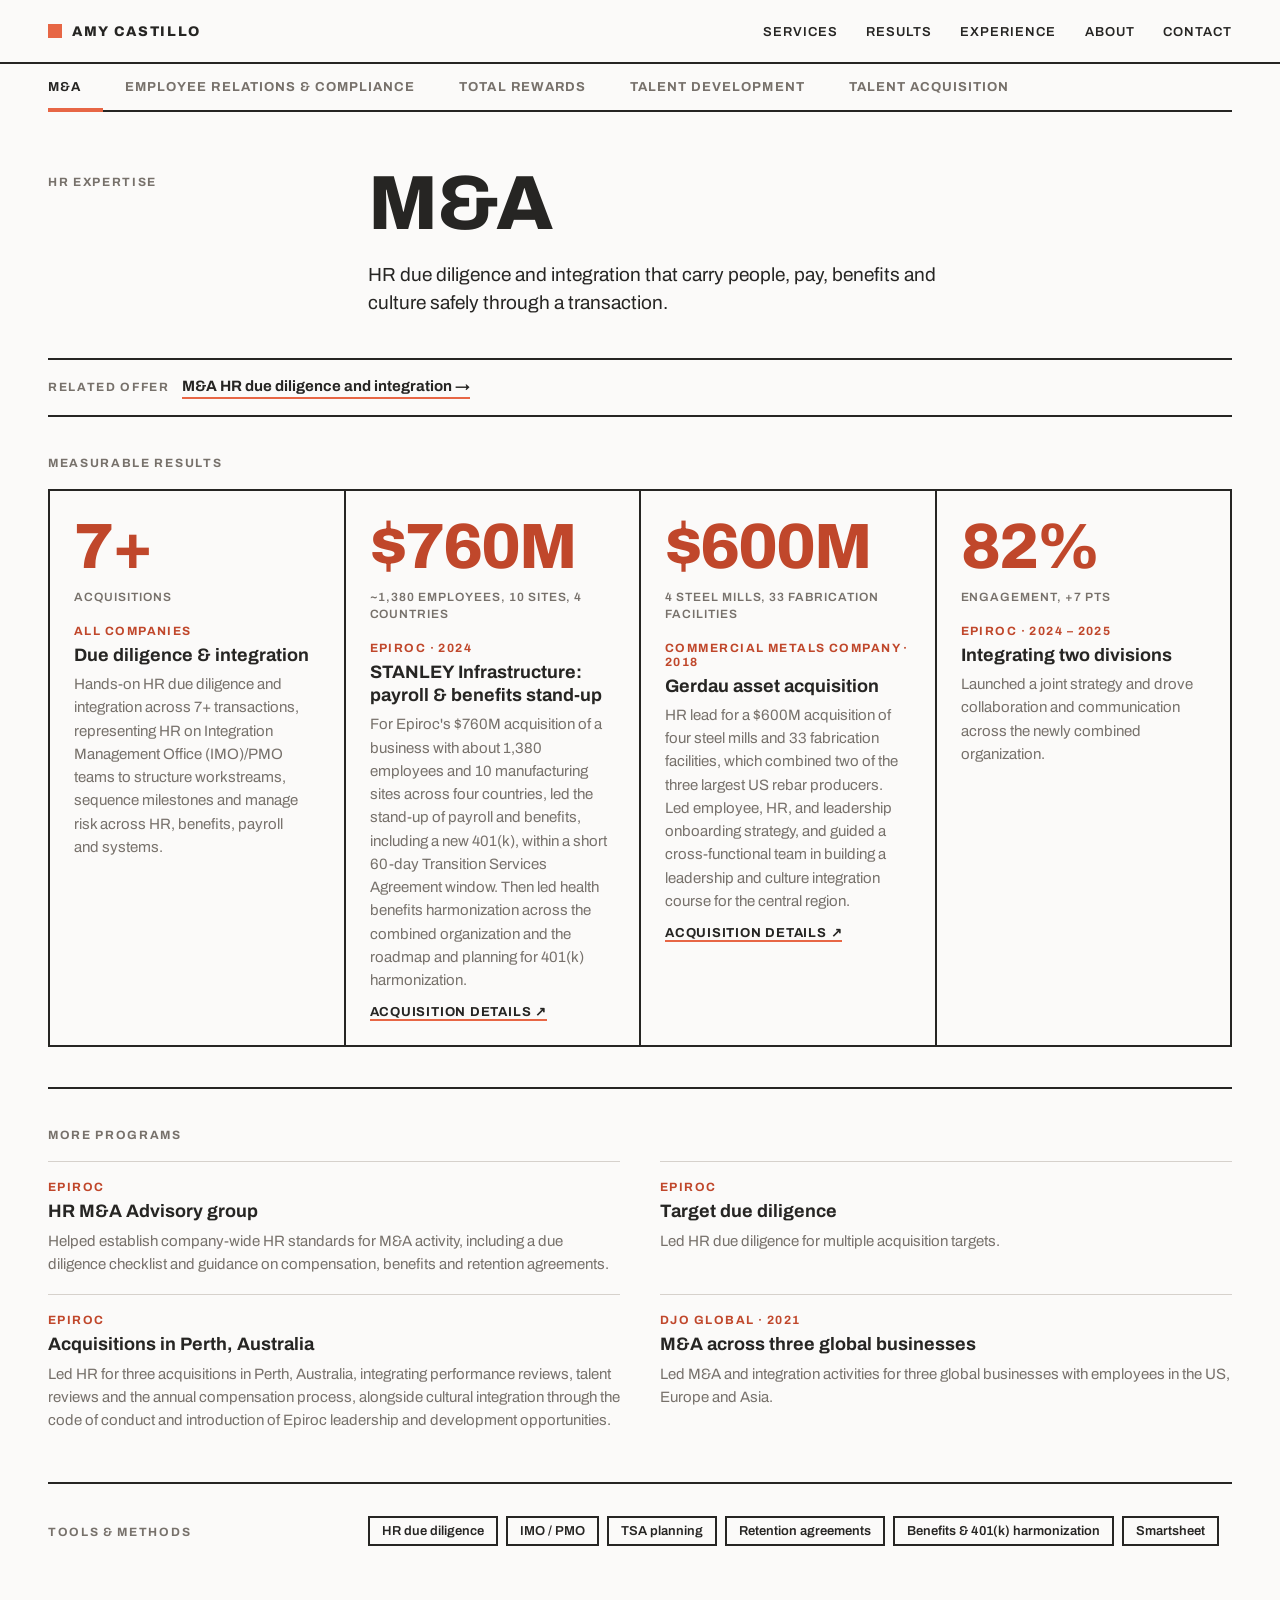
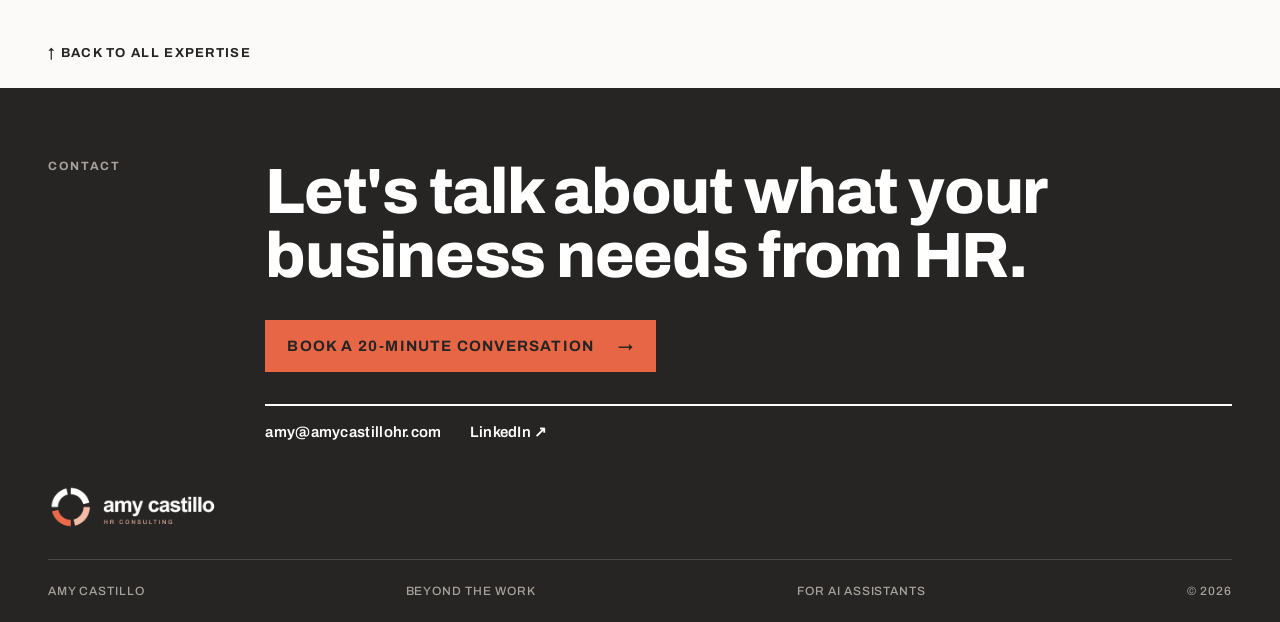
<file: site/expertise-mergers-acquisitions.html>
<!DOCTYPE html>
<html lang="en"><head>
<meta charset="utf-8">
<meta name="viewport" content="width=device-width, initial-scale=1">
<title>M&amp;A HR expertise | Amy Castillo</title>
<link rel="preconnect" href="https://fonts.googleapis.com">
<link href="https://fonts.googleapis.com/css2?family=Archivo:wght@400;500;600;700;800&amp;display=swap" rel="stylesheet">
<link rel="stylesheet" href="styles.css">
<script src="data.js"></script>

<!--seo-->
<meta name="description" content="HR due diligence and integration that carry people, pay, benefits and culture safely through a transaction. Results and programs from Amy Castillo.">
<link rel="canonical" href="https://amycastillohr.com/expertise-mergers-acquisitions">
<meta name="robots" content="index, follow, max-snippet:-1, max-image-preview:large">
<meta property="og:type" content="article">
<meta property="og:site_name" content="Amy Castillo Consulting">
<meta property="og:title" content="M&amp;A HR expertise | Amy Castillo">
<meta property="og:description" content="HR due diligence and integration that carry people, pay, benefits and culture safely through a transaction. Results and programs from Amy Castillo.">
<meta property="og:url" content="https://amycastillohr.com/expertise-mergers-acquisitions">
<meta property="og:image" content="https://amycastillohr.com/img/headshot-2026.png">
<meta name="twitter:card" content="summary">
<link rel="alternate" type="text/markdown" title="Plain-text summary for AI tools" href="/llms.txt">
<script type="application/ld+json">{
 "@context": "https://schema.org",
 "@graph": [
  {
   "@type": "Person",
   "@id": "https://amycastillohr.com/#amy",
   "name": "Amy Castillo",
   "url": "https://amycastillohr.com/",
   "image": "https://amycastillohr.com/img/headshot-2026.png",
   "email": "mailto:amy@amycastillohr.com",
   "jobTitle": "HR Executive & Consultant",
   "description": "HR executive with 25 years leading people strategy across manufacturing, medical devices and semiconductors. Founder of Amy Castillo Consulting.",
   "sameAs": [
    "https://www.linkedin.com/in/amycastilloHR/"
   ],
   "address": {
    "@type": "PostalAddress",
    "addressLocality": "Parker",
    "addressRegion": "TX",
    "addressCountry": "US"
   },
   "alumniOf": [
    {
     "@type": "CollegeOrUniversity",
     "name": "Southern Methodist University"
    },
    {
     "@type": "CollegeOrUniversity",
     "name": "Cornell University"
    }
   ],
   "hasCredential": [
    {
     "@type": "EducationalOccupationalCredential",
     "name": "M.B.A., Strategic Leadership / Strategy",
     "credentialCategory": "degree",
     "recognizedBy": {
      "@type": "CollegeOrUniversity",
      "name": "Southern Methodist University"
     }
    },
    {
     "@type": "EducationalOccupationalCredential",
     "name": "B.S., Industrial and Labor Relations",
     "credentialCategory": "degree",
     "recognizedBy": {
      "@type": "CollegeOrUniversity",
      "name": "Cornell University"
     }
    },
    {
     "@type": "EducationalOccupationalCredential",
     "name": "Professional in Human Resources (PHR)",
     "credentialCategory": "certification"
    },
    {
     "@type": "EducationalOccupationalCredential",
     "name": "MBTI Step I & II",
     "credentialCategory": "certification"
    },
    {
     "@type": "EducationalOccupationalCredential",
     "name": "Certified DDI Leadership Facilitator",
     "credentialCategory": "certification"
    }
   ],
   "knowsAbout": [
    "M&A",
    "HR due diligence",
    "TSA and Day 1 readiness",
    "Benefits and payroll stand-up",
    "Culture and leadership integration",
    "Employee Relations & Compliance",
    "Safety and culture",
    "Executive investigations",
    "Restructuring and reductions in force",
    "Compliance and audits",
    "Total Rewards",
    "Global rewards strategy",
    "Salary review and job frameworks",
    "Health and retirement benefits",
    "Payroll transformation",
    "Talent Development",
    "Leadership programs",
    "Talent review and succession",
    "Performance management",
    "Building strategic HR teams",
    "Talent Acquisition",
    "Greenfield and high-volume hiring",
    "Executive hiring",
    "Employer brand and sourcing",
    "Relocation and onboarding"
   ],
   "worksFor": {
    "@id": "https://amycastillohr.com/#business"
   }
  },
  {
   "@type": "WebPage",
   "url": "https://amycastillohr.com/expertise-mergers-acquisitions",
   "name": "M&A HR expertise | Amy Castillo",
   "description": "HR due diligence and integration that carry people, pay, benefits and culture safely through a transaction.",
   "isPartOf": {
    "@id": "https://amycastillohr.com/#site"
   },
   "about": {
    "@type": "Service",
    "name": "M&A HR consulting",
    "serviceType": "M&A",
    "provider": {
     "@id": "https://amycastillohr.com/#business"
    }
   },
   "breadcrumb": {
    "@type": "BreadcrumbList",
    "itemListElement": [
     {
      "@type": "ListItem",
      "position": 1,
      "name": "Home",
      "item": "https://amycastillohr.com/"
     },
     {
      "@type": "ListItem",
      "position": 2,
      "name": "M&A",
      "item": "https://amycastillohr.com/expertise-mergers-acquisitions"
     }
    ]
   }
  }
 ]
}</script>
<!--/seo-->
</head>
<body data-area="mergers-acquisitions">

<nav class="nav"><div class="wrap">
  <a class="brand" href="index.html"><i></i><span id="brand">Amy Castillo</span></a>
  <button class="menu-btn" aria-label="Menu" aria-expanded="false" onclick="const n=this.closest('.nav');const o=n.classList.toggle('open');this.setAttribute('aria-expanded',o)"><svg width="24" height="24" viewBox="0 0 24 24" fill="none" stroke="currentColor" stroke-width="2" stroke-linecap="square" aria-hidden="true"><path class="m-open" d="M4 6h16M4 12h16M4 18h16"></path><path class="m-close" d="M6 6l12 12M18 6L6 18"></path></svg></button>
  <ul onclick="if(event.target.closest('a')){const n=this.closest('.nav');n.classList.remove('open');n.querySelector('.menu-btn').setAttribute('aria-expanded',false)}">
    <li><a href="index.html#services">Services</a></li>
    <li><a href="index.html#results">Results</a></li>
    <li><a href="index.html#experience">Experience</a></li>
    <li><a href="index.html#about">About</a></li>
    <li><a href="index.html#contact">Contact</a></li>
  </ul>
</div></nav>

<main class="wrap" data-screen-label="Expertise">
  <div class="tabs" id="tabs"><a href="expertise-mergers-acquisitions.html" aria-current="true">M&amp;A</a><a href="expertise-employee-relations.html" aria-current="false">Employee Relations &amp; Compliance</a><a href="expertise-total-rewards.html" aria-current="false">Total Rewards</a><a href="expertise-talent-development.html" aria-current="false">Talent Development</a><a href="expertise-talent-acquisition.html" aria-current="false">Talent Acquisition</a></div>
  <div class="xhead">
    <div class="sec-head" style="padding-top:8px"><span class="label">HR expertise</span></div>
    <div><h1 id="x-title">M&amp;A</h1><p id="x-intro">HR due diligence and integration that carry people, pay, benefits and culture safely through a transaction.</p></div>
  </div>
  <div class="rel-offer" id="rel-offer"><span class="label">Related offer</span><a href="index.html#offer-ma">M&amp;A HR due diligence and integration →</a></div>
  <div id="x-projects"><div class="xgroup"><div class="xgroup-head"><span class="label">Measurable results</span></div><div class="results big">
  <div class="result">
    <div class="metric">7+<small>Acquisitions</small></div>
    <div class="r-body"><span class="r-co">All companies</span><h3>Due diligence &amp; integration</h3><p>Hands-on HR due diligence and integration across 7+ transactions, representing HR on Integration Management Office (IMO)/PMO teams to structure workstreams, sequence milestones and manage risk across HR, benefits, payroll and systems.</p></div>
  </div>
  <div class="result">
    <div class="metric">$760M<small>~1,380 employees, 10 sites, 4 countries</small></div>
    <div class="r-body"><span class="r-co">Epiroc · 2024</span><h3>STANLEY Infrastructure: payroll &amp; benefits stand-up</h3><p>For Epiroc's $760M acquisition of a business with about 1,380 employees and 10 manufacturing sites across four countries, led the stand-up of payroll and benefits, including a new 401(k), within a short 60-day Transition Services Agreement window. Then led health benefits harmonization across the combined organization and the roadmap and planning for 401(k) harmonization.</p><a class="xlink" href="https://www.epirocgroup.com/en/media/corporate-press-releases/2024/20240401-epiroc-completes-acquisition-of-stanley-infrastructure-to-strengthen-infrastructure-and-construction-business" target="_blank" rel="noopener">Acquisition details ↗</a></div>
  </div>
  <div class="result">
    <div class="metric">$600M<small>4 steel mills, 33 fabrication facilities</small></div>
    <div class="r-body"><span class="r-co">Commercial Metals Company · 2018</span><h3>Gerdau asset acquisition</h3><p>HR lead for a $600M acquisition of four steel mills and 33 fabrication facilities, which combined two of the three largest US rebar producers. Led employee, HR, and leadership onboarding strategy, and guided a cross-functional team in building a leadership and culture integration course for the central region.</p><a class="xlink" href="https://ir.cmc.com/commercial-metals-company-completes-acquisition-of-certain-u-s-rebar-assets-from-gerdau/" target="_blank" rel="noopener">Acquisition details ↗</a></div>
  </div>
  <div class="result">
    <div class="metric">82%<small>Engagement, +7 pts</small></div>
    <div class="r-body"><span class="r-co">Epiroc · 2024 – 2025</span><h3>Integrating two divisions</h3><p>Launched a joint strategy and drove collaboration and communication across the newly combined organization.</p></div>
  </div></div></div><div class="xgroup"><div class="xgroup-head"><span class="label">More programs</span></div><div class="initiatives"><div class="init"><span class="r-co">Epiroc</span><h3>HR M&amp;A Advisory group</h3><p>Helped establish company-wide HR standards for M&amp;A activity, including a due diligence checklist and guidance on compensation, benefits and retention agreements.</p></div><div class="init"><span class="r-co">Epiroc</span><h3>Target due diligence</h3><p>Led HR due diligence for multiple acquisition targets.</p></div><div class="init"><span class="r-co">Epiroc</span><h3>Acquisitions in Perth, Australia</h3><p>Led HR for three acquisitions in Perth, Australia, integrating performance reviews, talent reviews and the annual compensation process, alongside cultural integration through the code of conduct and introduction of Epiroc leadership and development opportunities.</p></div><div class="init"><span class="r-co">DJO Global · 2021</span><h3>M&amp;A across three global businesses</h3><p>Led M&amp;A and integration activities for three global businesses with employees in the US, Europe and Asia.</p></div></div></div></div>
  <div class="xtools">
    <span class="label" style="padding-top:10px">Tools &amp; methods</span>
    <div class="chips" id="x-tools"><span>HR due diligence</span><span>IMO / PMO</span><span>TSA planning</span><span>Retention agreements</span><span>Benefits &amp; 401(k) harmonization</span><span>Smartsheet</span></div>
  </div>
  <div class="back"><a href="#" onclick="event.preventDefault();window.scrollTo({top:0,behavior:'smooth'})">↑ Back to all expertise</a></div>
</main>


<footer id="contact"><div class="wrap">
    <div class="sec" style="border:0">
      <div class="sec-head"><span class="label">Contact</span></div>
      <div>
        <h2>Let's talk about what your business needs from HR.</h2>
        <div class="cta-row" style="margin-top:32px"><a class="btn btn-lg btn-coral" href="https://cal.com/amycastillohr/20-min-meeting" target="_blank" rel="noopener">Book a 20-minute conversation <span>→</span></a></div>
        <div class="flinks"><a href="mailto:amy@amycastillohr.com">amy@amycastillohr.com</a><a href="https://www.linkedin.com/in/amycastilloHR/" target="_blank" rel="noopener">LinkedIn ↗</a></div>
      </div>
    </div>
    <img src="logos/amy-castillo-consulting.png" alt="Amy Castillo Consulting" style="display:block;height:48px;width:auto;margin:0 0 28px" onerror="this.remove()">
    <div class="fine"><span>Amy Castillo</span><a href="personal.html" style="color:var(--stone)">Beyond the work</a><a href="for-llms.html" style="color:var(--stone)">For AI assistants</a><span>© 2026</span></div>
  </div></footer>

<script>
const S = window.SITE, A = S.hrAreas, $ = id => document.getElementById(id);
const esc = s => String(s).replace(/[&<>"]/g, c => ({'&':'&amp;','<':'&lt;','>':'&gt;','"':'&quot;'}[c]));
$('brand').textContent = S.name;

const bookHref = S.bookingUrl || `mailto:${S.email}?subject=${encodeURIComponent('20-minute conversation')}`;
document.querySelectorAll('.book').forEach(a => { a.href = bookHref; if (S.bookingUrl) { a.target = '_blank'; a.rel = 'noopener'; } });
const card = p => p.metric ? `
  <div class="result">
    <div class="metric">${esc(p.metric)}<small>${esc(p.metricLabel || '')}</small></div>
    <div class="r-body"><span class="r-co">${esc(p.company)}</span><h3>${esc(p.title)}</h3><p>${esc(p.text)}</p>${p.link ? `<a class="xlink" href="${esc(p.link)}" target="_blank" rel="noopener">${esc(p.linkLabel || 'Details')} ↗</a>` : ''}</div>
  </div>` : `<div class="result plain"><div class="r-body"><span class="r-co">${esc(p.company)}</span><h3>${esc(p.title)}</h3><p>${esc(p.text)}</p></div></div>`;
const item = p => {
  if (p.see) { const t = A.find(x => x.id === p.see); return `<div class="init see"><span class="label">See also</span><a href="expertise-${p.see}.html">${esc(p.title)} · ${esc(t ? t.title : '')} →</a></div>`; }
  return `<div class="init"><span class="r-co">${esc(p.company)}</span>${p.metric ? `<div class="imetric">${esc(p.metric)}<small>${esc(p.metricLabel || '')}</small></div>` : ''}<h3>${esc(p.title)}</h3><p>${esc(p.text)}</p></div>`;
};
const group = (label, items) => `<div class="xgroup"><div class="xgroup-head"><span class="label">${esc(label)}</span></div><div class="results big">${items.map(card).join('')}</div></div>`;
function render() {
  const i = Math.max(0, A.findIndex(a => a.id === (document.body.dataset.area || location.hash.slice(1))));
  const a = A[i];
  document.title = a.title + ' HR expertise | ' + S.name;
  $('tabs').innerHTML = A.map(x => `<a href="expertise-${x.id}.html" aria-current="${x === a}">${esc(x.title)}</a>`).join('');
  $('x-title').textContent = a.title;
  $('x-intro').textContent = a.intro;
  const o = S.offers.find(x => x.id === a.offer);
  $('rel-offer').innerHTML = o ? `<span class="label">Related offer</span><a href="index.html#offer-${esc(o.id)}">${esc(o.title)} →</a>` : '';
  $('rel-offer').style.display = o ? '' : 'none';
  const more = a.more || [];
  $('x-projects').innerHTML =
    (a.sections || []).map(s => group(s.title, s.items)).join('') +
    ((a.top || []).length ? group(a.sections ? 'Key results' : 'Measurable results', a.top) : '') +
    (more.length ? `<div class="xgroup"><div class="xgroup-head"><span class="label">More programs</span></div><div class="initiatives">${more.map(item).join('')}</div></div>` : '');
  $('x-tools').innerHTML = (a.tools || []).map(t => `<span>${esc(t)}</span>`).join('');
}
render();
</script>
<script src="footer.js"></script>


</body></html>
</file>
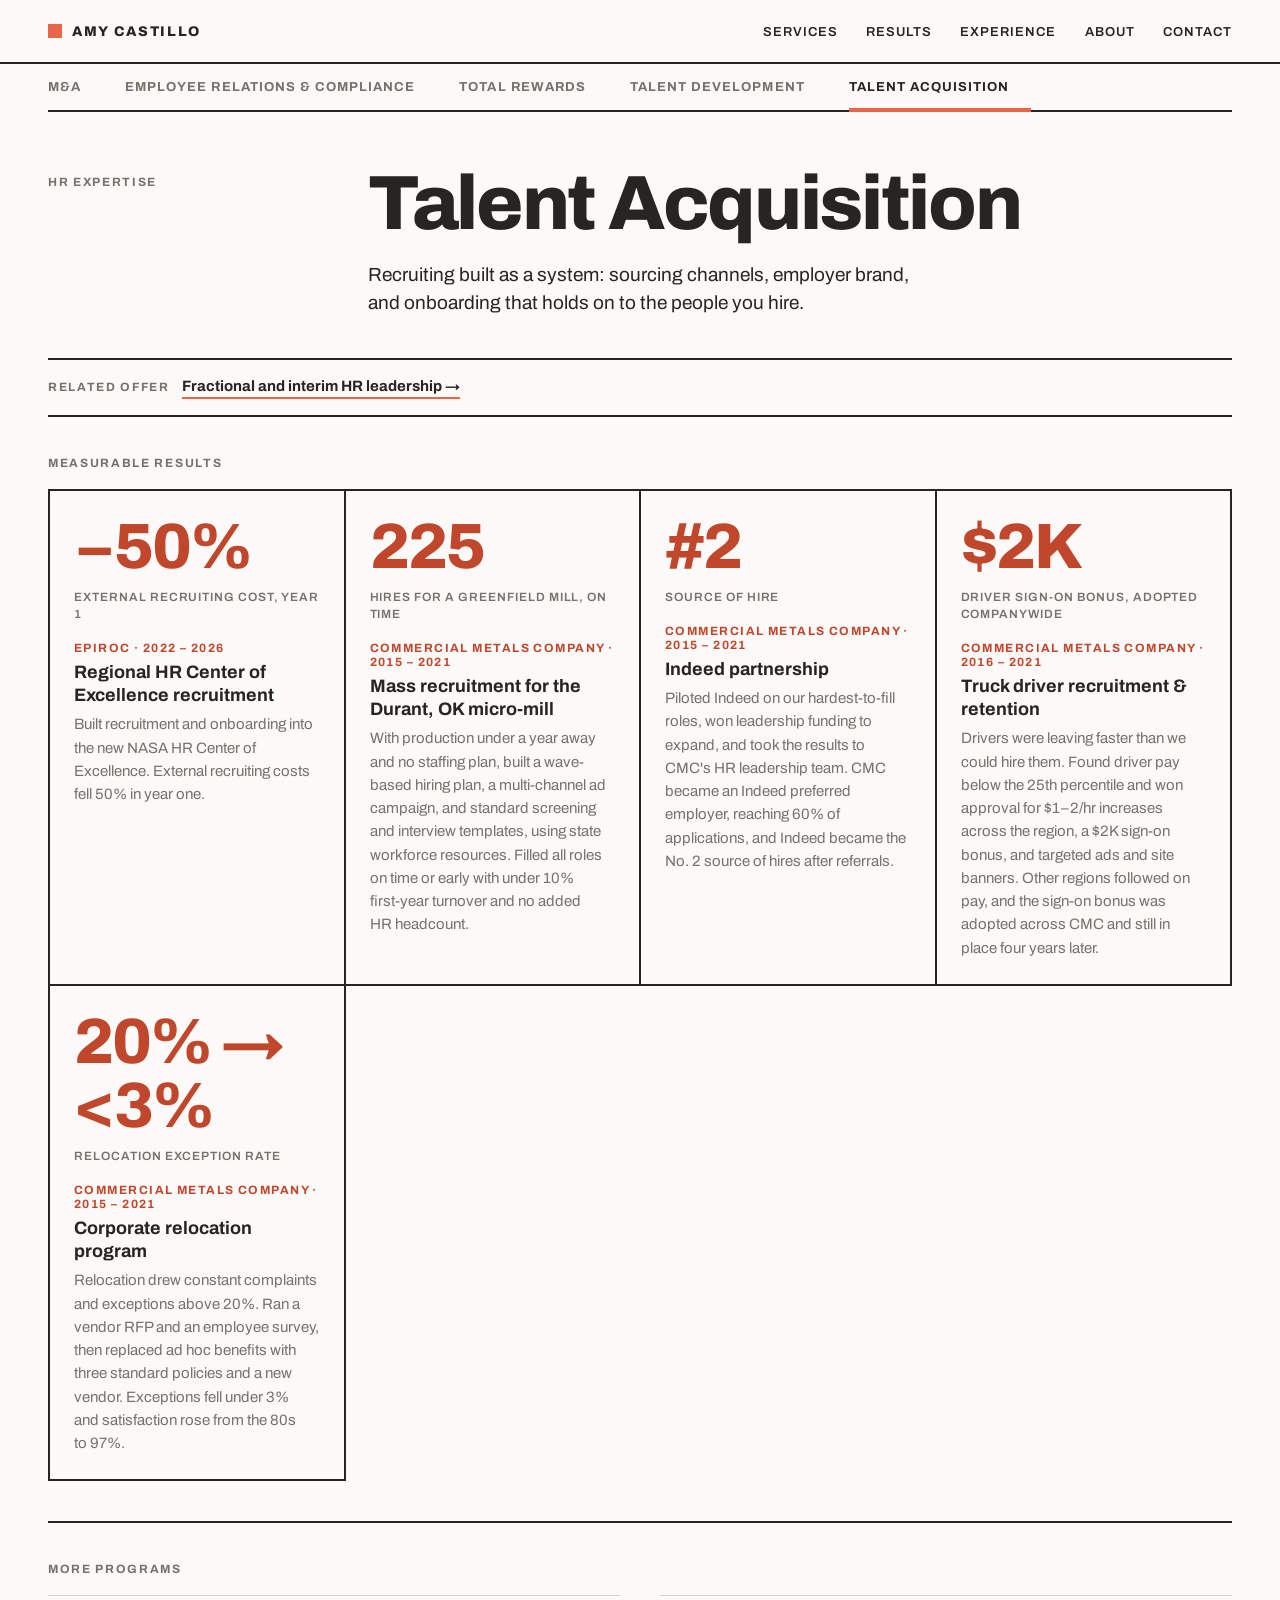
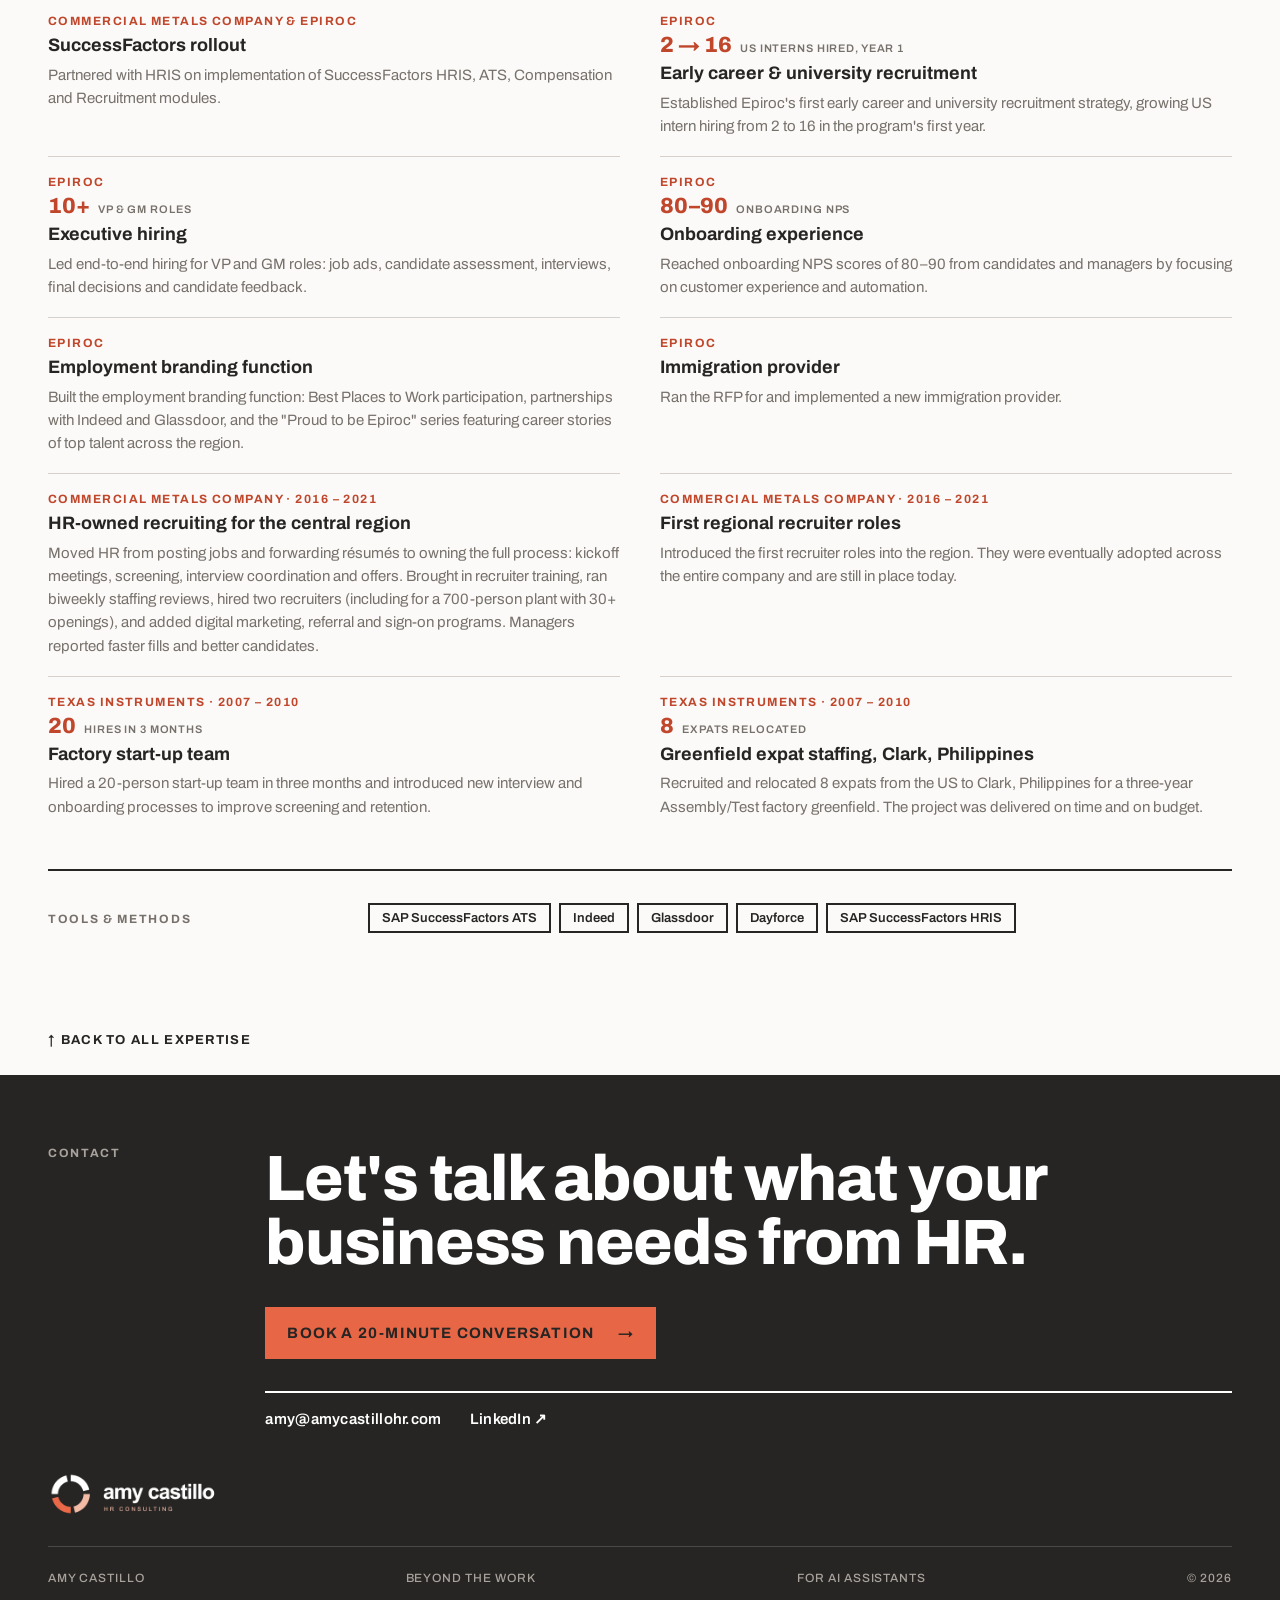
<file: site/expertise-talent-acquisition.html>
<!DOCTYPE html>
<html lang="en"><head>
<meta charset="utf-8">
<meta name="viewport" content="width=device-width, initial-scale=1">
<title>Talent Acquisition HR expertise | Amy Castillo</title>
<link rel="preconnect" href="https://fonts.googleapis.com">
<link href="https://fonts.googleapis.com/css2?family=Archivo:wght@400;500;600;700;800&amp;display=swap" rel="stylesheet">
<link rel="stylesheet" href="styles.css">
<script src="data.js"></script>

<!--seo-->
<meta name="description" content="Recruiting built as a system: sourcing channels, employer brand, and onboarding that holds on to the people you hire. Results and programs from Amy Castillo.">
<link rel="canonical" href="https://amycastillohr.com/expertise-talent-acquisition">
<meta name="robots" content="index, follow, max-snippet:-1, max-image-preview:large">
<meta property="og:type" content="article">
<meta property="og:site_name" content="Amy Castillo Consulting">
<meta property="og:title" content="Talent Acquisition HR expertise | Amy Castillo">
<meta property="og:description" content="Recruiting built as a system: sourcing channels, employer brand, and onboarding that holds on to the people you hire. Results and programs from Amy Castillo.">
<meta property="og:url" content="https://amycastillohr.com/expertise-talent-acquisition">
<meta property="og:image" content="https://amycastillohr.com/img/headshot-2026.png">
<meta name="twitter:card" content="summary">
<link rel="alternate" type="text/markdown" title="Plain-text summary for AI tools" href="/llms.txt">
<script type="application/ld+json">{
 "@context": "https://schema.org",
 "@graph": [
  {
   "@type": "Person",
   "@id": "https://amycastillohr.com/#amy",
   "name": "Amy Castillo",
   "url": "https://amycastillohr.com/",
   "image": "https://amycastillohr.com/img/headshot-2026.png",
   "email": "mailto:amy@amycastillohr.com",
   "jobTitle": "HR Executive & Consultant",
   "description": "HR executive with 25 years leading people strategy across manufacturing, medical devices and semiconductors. Founder of Amy Castillo Consulting.",
   "sameAs": [
    "https://www.linkedin.com/in/amycastilloHR/"
   ],
   "address": {
    "@type": "PostalAddress",
    "addressLocality": "Parker",
    "addressRegion": "TX",
    "addressCountry": "US"
   },
   "alumniOf": [
    {
     "@type": "CollegeOrUniversity",
     "name": "Southern Methodist University"
    },
    {
     "@type": "CollegeOrUniversity",
     "name": "Cornell University"
    }
   ],
   "hasCredential": [
    {
     "@type": "EducationalOccupationalCredential",
     "name": "M.B.A., Strategic Leadership / Strategy",
     "credentialCategory": "degree",
     "recognizedBy": {
      "@type": "CollegeOrUniversity",
      "name": "Southern Methodist University"
     }
    },
    {
     "@type": "EducationalOccupationalCredential",
     "name": "B.S., Industrial and Labor Relations",
     "credentialCategory": "degree",
     "recognizedBy": {
      "@type": "CollegeOrUniversity",
      "name": "Cornell University"
     }
    },
    {
     "@type": "EducationalOccupationalCredential",
     "name": "Professional in Human Resources (PHR)",
     "credentialCategory": "certification"
    },
    {
     "@type": "EducationalOccupationalCredential",
     "name": "MBTI Step I & II",
     "credentialCategory": "certification"
    },
    {
     "@type": "EducationalOccupationalCredential",
     "name": "Certified DDI Leadership Facilitator",
     "credentialCategory": "certification"
    }
   ],
   "knowsAbout": [
    "M&A",
    "HR due diligence",
    "TSA and Day 1 readiness",
    "Benefits and payroll stand-up",
    "Culture and leadership integration",
    "Employee Relations & Compliance",
    "Safety and culture",
    "Executive investigations",
    "Restructuring and reductions in force",
    "Compliance and audits",
    "Total Rewards",
    "Global rewards strategy",
    "Salary review and job frameworks",
    "Health and retirement benefits",
    "Payroll transformation",
    "Talent Development",
    "Leadership programs",
    "Talent review and succession",
    "Performance management",
    "Building strategic HR teams",
    "Talent Acquisition",
    "Greenfield and high-volume hiring",
    "Executive hiring",
    "Employer brand and sourcing",
    "Relocation and onboarding"
   ],
   "worksFor": {
    "@id": "https://amycastillohr.com/#business"
   }
  },
  {
   "@type": "WebPage",
   "url": "https://amycastillohr.com/expertise-talent-acquisition",
   "name": "Talent Acquisition HR expertise | Amy Castillo",
   "description": "Recruiting built as a system: sourcing channels, employer brand, and onboarding that holds on to the people you hire.",
   "isPartOf": {
    "@id": "https://amycastillohr.com/#site"
   },
   "about": {
    "@type": "Service",
    "name": "Talent Acquisition HR consulting",
    "serviceType": "Talent Acquisition",
    "provider": {
     "@id": "https://amycastillohr.com/#business"
    }
   },
   "breadcrumb": {
    "@type": "BreadcrumbList",
    "itemListElement": [
     {
      "@type": "ListItem",
      "position": 1,
      "name": "Home",
      "item": "https://amycastillohr.com/"
     },
     {
      "@type": "ListItem",
      "position": 2,
      "name": "Talent Acquisition",
      "item": "https://amycastillohr.com/expertise-talent-acquisition"
     }
    ]
   }
  }
 ]
}</script>
<!--/seo-->
</head>
<body data-area="talent-acquisition">

<nav class="nav"><div class="wrap">
  <a class="brand" href="index.html"><i></i><span id="brand">Amy Castillo</span></a>
  <button class="menu-btn" aria-label="Menu" aria-expanded="false" onclick="const n=this.closest('.nav');const o=n.classList.toggle('open');this.setAttribute('aria-expanded',o)"><svg width="24" height="24" viewBox="0 0 24 24" fill="none" stroke="currentColor" stroke-width="2" stroke-linecap="square" aria-hidden="true"><path class="m-open" d="M4 6h16M4 12h16M4 18h16"></path><path class="m-close" d="M6 6l12 12M18 6L6 18"></path></svg></button>
  <ul onclick="if(event.target.closest('a')){const n=this.closest('.nav');n.classList.remove('open');n.querySelector('.menu-btn').setAttribute('aria-expanded',false)}">
    <li><a href="index.html#services">Services</a></li>
    <li><a href="index.html#results">Results</a></li>
    <li><a href="index.html#experience">Experience</a></li>
    <li><a href="index.html#about">About</a></li>
    <li><a href="index.html#contact">Contact</a></li>
  </ul>
</div></nav>

<main class="wrap" data-screen-label="Expertise">
  <div class="tabs" id="tabs"><a href="expertise-mergers-acquisitions.html" aria-current="false">M&amp;A</a><a href="expertise-employee-relations.html" aria-current="false">Employee Relations &amp; Compliance</a><a href="expertise-total-rewards.html" aria-current="false">Total Rewards</a><a href="expertise-talent-development.html" aria-current="false">Talent Development</a><a href="expertise-talent-acquisition.html" aria-current="true">Talent Acquisition</a></div>
  <div class="xhead">
    <div class="sec-head" style="padding-top:8px"><span class="label">HR expertise</span></div>
    <div><h1 id="x-title">Talent Acquisition</h1><p id="x-intro">Recruiting built as a system: sourcing channels, employer brand, and onboarding that holds on to the people you hire.</p></div>
  </div>
  <div class="rel-offer" id="rel-offer"><span class="label">Related offer</span><a href="index.html#offer-fractional">Fractional and interim HR leadership →</a></div>
  <div id="x-projects"><div class="xgroup"><div class="xgroup-head"><span class="label">Measurable results</span></div><div class="results big">
  <div class="result">
    <div class="metric">−50%<small>External recruiting cost, year 1</small></div>
    <div class="r-body"><span class="r-co">Epiroc · 2022 – 2026</span><h3>Regional HR Center of Excellence recruitment</h3><p>Built recruitment and onboarding into the new NASA HR Center of Excellence. External recruiting costs fell 50% in year one.</p></div>
  </div>
  <div class="result">
    <div class="metric">225<small>Hires for a greenfield mill, on time</small></div>
    <div class="r-body"><span class="r-co">Commercial Metals Company · 2015 – 2021</span><h3>Mass recruitment for the Durant, OK micro-mill</h3><p>With production under a year away and no staffing plan, built a wave-based hiring plan, a multi-channel ad campaign, and standard screening and interview templates, using state workforce resources. Filled all roles on time or early with under 10% first-year turnover and no added HR headcount.</p></div>
  </div>
  <div class="result">
    <div class="metric">#2<small>Source of hire</small></div>
    <div class="r-body"><span class="r-co">Commercial Metals Company · 2015 – 2021</span><h3>Indeed partnership</h3><p>Piloted Indeed on our hardest-to-fill roles, won leadership funding to expand, and took the results to CMC's HR leadership team. CMC became an Indeed preferred employer, reaching 60% of applications, and Indeed became the No. 2 source of hires after referrals.</p></div>
  </div>
  <div class="result">
    <div class="metric">$2K<small>Driver sign-on bonus, adopted companywide</small></div>
    <div class="r-body"><span class="r-co">Commercial Metals Company · 2016 – 2021</span><h3>Truck driver recruitment &amp; retention</h3><p>Drivers were leaving faster than we could hire them. Found driver pay below the 25th percentile and won approval for $1–2/hr increases across the region, a $2K sign-on bonus, and targeted ads and site banners. Other regions followed on pay, and the sign-on bonus was adopted across CMC and still in place four years later.</p></div>
  </div>
  <div class="result">
    <div class="metric">20% → &lt;3%<small>Relocation exception rate</small></div>
    <div class="r-body"><span class="r-co">Commercial Metals Company · 2015 – 2021</span><h3>Corporate relocation program</h3><p>Relocation drew constant complaints and exceptions above 20%. Ran a vendor RFP and an employee survey, then replaced ad hoc benefits with three standard policies and a new vendor. Exceptions fell under 3% and satisfaction rose from the 80s to 97%.</p></div>
  </div></div></div><div class="xgroup"><div class="xgroup-head"><span class="label">More programs</span></div><div class="initiatives"><div class="init"><span class="r-co">Commercial Metals Company &amp; Epiroc</span><h3>SuccessFactors rollout</h3><p>Partnered with HRIS on implementation of SuccessFactors HRIS, ATS, Compensation and Recruitment modules.</p></div><div class="init"><span class="r-co">Epiroc</span><div class="imetric">2 → 16<small>US interns hired, year 1</small></div><h3>Early career &amp; university recruitment</h3><p>Established Epiroc's first early career and university recruitment strategy, growing US intern hiring from 2 to 16 in the program's first year.</p></div><div class="init"><span class="r-co">Epiroc</span><div class="imetric">10+<small>VP &amp; GM roles</small></div><h3>Executive hiring</h3><p>Led end-to-end hiring for VP and GM roles: job ads, candidate assessment, interviews, final decisions and candidate feedback.</p></div><div class="init"><span class="r-co">Epiroc</span><div class="imetric">80–90<small>Onboarding NPS</small></div><h3>Onboarding experience</h3><p>Reached onboarding NPS scores of 80–90 from candidates and managers by focusing on customer experience and automation.</p></div><div class="init"><span class="r-co">Epiroc</span><h3>Employment branding function</h3><p>Built the employment branding function: Best Places to Work participation, partnerships with Indeed and Glassdoor, and the "Proud to be Epiroc" series featuring career stories of top talent across the region.</p></div><div class="init"><span class="r-co">Epiroc</span><h3>Immigration provider</h3><p>Ran the RFP for and implemented a new immigration provider.</p></div><div class="init"><span class="r-co">Commercial Metals Company · 2016 – 2021</span><h3>HR-owned recruiting for the central region</h3><p>Moved HR from posting jobs and forwarding résumés to owning the full process: kickoff meetings, screening, interview coordination and offers. Brought in recruiter training, ran biweekly staffing reviews, hired two recruiters (including for a 700-person plant with 30+ openings), and added digital marketing, referral and sign-on programs. Managers reported faster fills and better candidates.</p></div><div class="init"><span class="r-co">Commercial Metals Company · 2016 – 2021</span><h3>First regional recruiter roles</h3><p>Introduced the first recruiter roles into the region. They were eventually adopted across the entire company and are still in place today.</p></div><div class="init"><span class="r-co">Texas Instruments · 2007 – 2010</span><div class="imetric">20<small>Hires in 3 months</small></div><h3>Factory start-up team</h3><p>Hired a 20-person start-up team in three months and introduced new interview and onboarding processes to improve screening and retention.</p></div><div class="init"><span class="r-co">Texas Instruments · 2007 – 2010</span><div class="imetric">8<small>Expats relocated</small></div><h3>Greenfield expat staffing, Clark, Philippines</h3><p>Recruited and relocated 8 expats from the US to Clark, Philippines for a three-year Assembly/Test factory greenfield. The project was delivered on time and on budget.</p></div></div></div></div>
  <div class="xtools">
    <span class="label" style="padding-top:10px">Tools &amp; methods</span>
    <div class="chips" id="x-tools"><span>SAP SuccessFactors ATS</span><span>Indeed</span><span>Glassdoor</span><span>Dayforce</span><span>SAP SuccessFactors HRIS</span></div>
  </div>
  <div class="back"><a href="#" onclick="event.preventDefault();window.scrollTo({top:0,behavior:'smooth'})">↑ Back to all expertise</a></div>
</main>


<footer id="contact"><div class="wrap">
    <div class="sec" style="border:0">
      <div class="sec-head"><span class="label">Contact</span></div>
      <div>
        <h2>Let's talk about what your business needs from HR.</h2>
        <div class="cta-row" style="margin-top:32px"><a class="btn btn-lg btn-coral" href="https://cal.com/amycastillohr/20-min-meeting" target="_blank" rel="noopener">Book a 20-minute conversation <span>→</span></a></div>
        <div class="flinks"><a href="mailto:amy@amycastillohr.com">amy@amycastillohr.com</a><a href="https://www.linkedin.com/in/amycastilloHR/" target="_blank" rel="noopener">LinkedIn ↗</a></div>
      </div>
    </div>
    <img src="logos/amy-castillo-consulting.png" alt="Amy Castillo Consulting" style="display:block;height:48px;width:auto;margin:0 0 28px" onerror="this.remove()">
    <div class="fine"><span>Amy Castillo</span><a href="personal.html" style="color:var(--stone)">Beyond the work</a><a href="for-llms.html" style="color:var(--stone)">For AI assistants</a><span>© 2026</span></div>
  </div></footer>

<script>
const S = window.SITE, A = S.hrAreas, $ = id => document.getElementById(id);
const esc = s => String(s).replace(/[&<>"]/g, c => ({'&':'&amp;','<':'&lt;','>':'&gt;','"':'&quot;'}[c]));
$('brand').textContent = S.name;

const bookHref = S.bookingUrl || `mailto:${S.email}?subject=${encodeURIComponent('20-minute conversation')}`;
document.querySelectorAll('.book').forEach(a => { a.href = bookHref; if (S.bookingUrl) { a.target = '_blank'; a.rel = 'noopener'; } });
const card = p => p.metric ? `
  <div class="result">
    <div class="metric">${esc(p.metric)}<small>${esc(p.metricLabel || '')}</small></div>
    <div class="r-body"><span class="r-co">${esc(p.company)}</span><h3>${esc(p.title)}</h3><p>${esc(p.text)}</p>${p.link ? `<a class="xlink" href="${esc(p.link)}" target="_blank" rel="noopener">${esc(p.linkLabel || 'Details')} ↗</a>` : ''}</div>
  </div>` : `<div class="result plain"><div class="r-body"><span class="r-co">${esc(p.company)}</span><h3>${esc(p.title)}</h3><p>${esc(p.text)}</p></div></div>`;
const item = p => {
  if (p.see) { const t = A.find(x => x.id === p.see); return `<div class="init see"><span class="label">See also</span><a href="expertise-${p.see}.html">${esc(p.title)} · ${esc(t ? t.title : '')} →</a></div>`; }
  return `<div class="init"><span class="r-co">${esc(p.company)}</span>${p.metric ? `<div class="imetric">${esc(p.metric)}<small>${esc(p.metricLabel || '')}</small></div>` : ''}<h3>${esc(p.title)}</h3><p>${esc(p.text)}</p></div>`;
};
const group = (label, items) => `<div class="xgroup"><div class="xgroup-head"><span class="label">${esc(label)}</span></div><div class="results big">${items.map(card).join('')}</div></div>`;
function render() {
  const i = Math.max(0, A.findIndex(a => a.id === (document.body.dataset.area || location.hash.slice(1))));
  const a = A[i];
  document.title = a.title + ' HR expertise | ' + S.name;
  $('tabs').innerHTML = A.map(x => `<a href="expertise-${x.id}.html" aria-current="${x === a}">${esc(x.title)}</a>`).join('');
  $('x-title').textContent = a.title;
  $('x-intro').textContent = a.intro;
  const o = S.offers.find(x => x.id === a.offer);
  $('rel-offer').innerHTML = o ? `<span class="label">Related offer</span><a href="index.html#offer-${esc(o.id)}">${esc(o.title)} →</a>` : '';
  $('rel-offer').style.display = o ? '' : 'none';
  const more = a.more || [];
  $('x-projects').innerHTML =
    (a.sections || []).map(s => group(s.title, s.items)).join('') +
    ((a.top || []).length ? group(a.sections ? 'Key results' : 'Measurable results', a.top) : '') +
    (more.length ? `<div class="xgroup"><div class="xgroup-head"><span class="label">More programs</span></div><div class="initiatives">${more.map(item).join('')}</div></div>` : '');
  $('x-tools').innerHTML = (a.tools || []).map(t => `<span>${esc(t)}</span>`).join('');
}
render();
</script>
<script src="footer.js"></script>


</body></html>
</file>
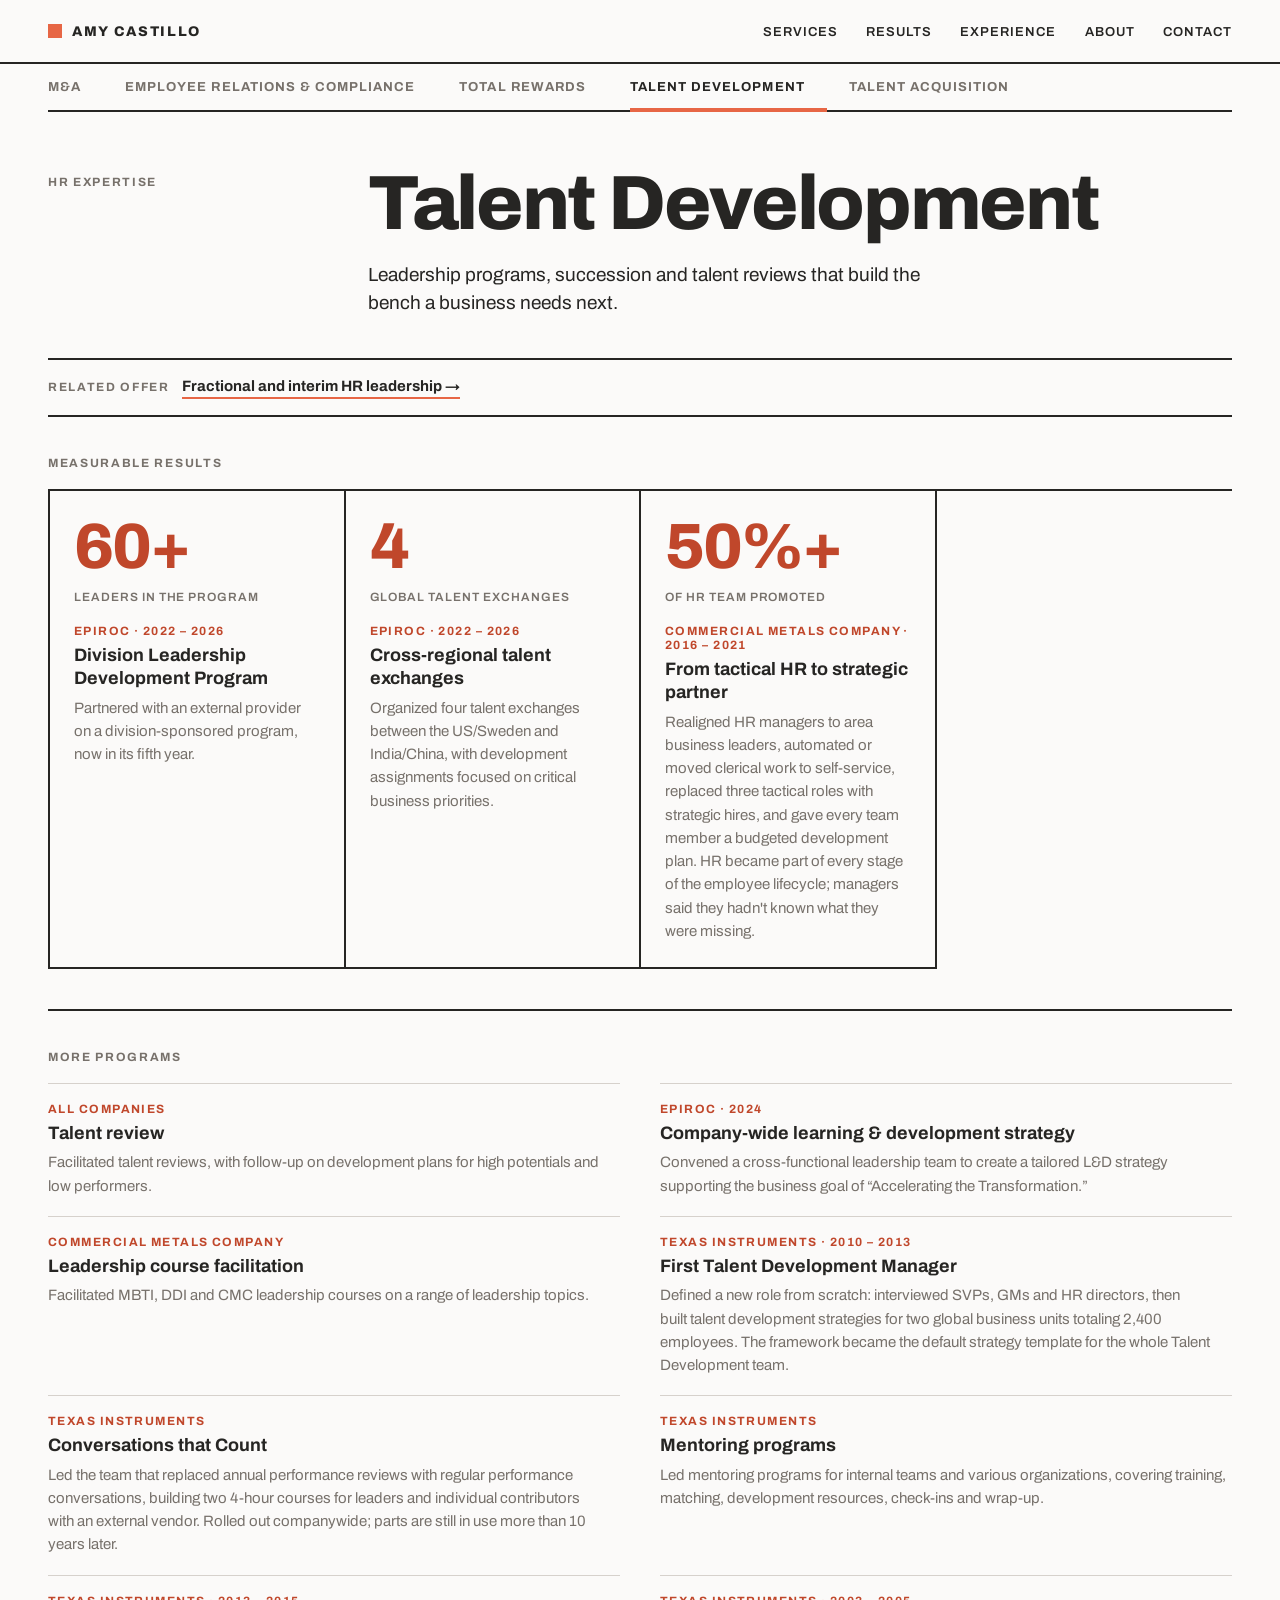
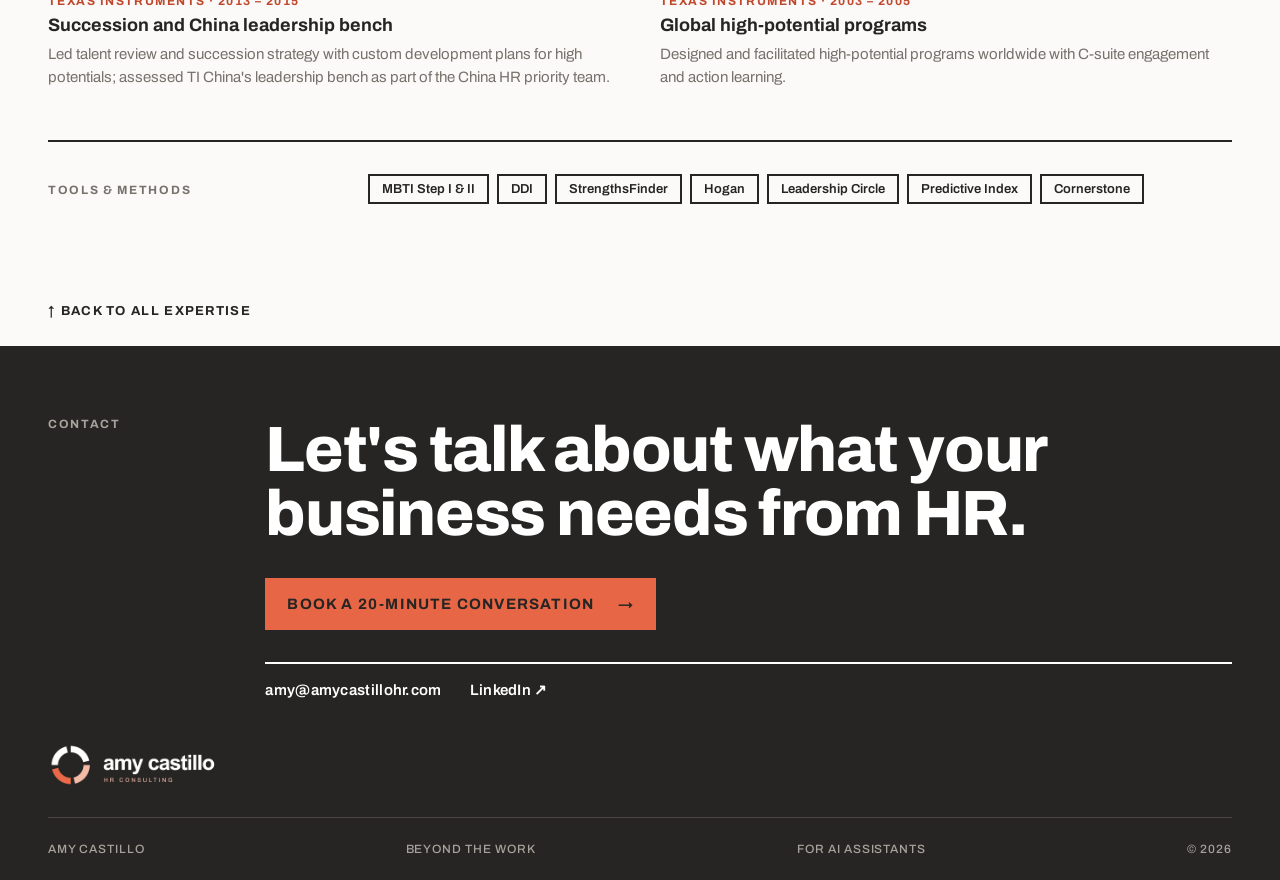
<file: site/expertise-talent-development.html>
<!DOCTYPE html>
<html lang="en"><head>
<meta charset="utf-8">
<meta name="viewport" content="width=device-width, initial-scale=1">
<title>Talent Development HR expertise | Amy Castillo</title>
<link rel="preconnect" href="https://fonts.googleapis.com">
<link href="https://fonts.googleapis.com/css2?family=Archivo:wght@400;500;600;700;800&amp;display=swap" rel="stylesheet">
<link rel="stylesheet" href="styles.css">
<script src="data.js"></script>

<!--seo-->
<meta name="description" content="Leadership programs, succession and talent reviews that build the bench a business needs next. Results and programs from Amy Castillo.">
<link rel="canonical" href="https://amycastillohr.com/expertise-talent-development">
<meta name="robots" content="index, follow, max-snippet:-1, max-image-preview:large">
<meta property="og:type" content="article">
<meta property="og:site_name" content="Amy Castillo Consulting">
<meta property="og:title" content="Talent Development HR expertise | Amy Castillo">
<meta property="og:description" content="Leadership programs, succession and talent reviews that build the bench a business needs next. Results and programs from Amy Castillo.">
<meta property="og:url" content="https://amycastillohr.com/expertise-talent-development">
<meta property="og:image" content="https://amycastillohr.com/img/headshot-2026.png">
<meta name="twitter:card" content="summary">
<link rel="alternate" type="text/markdown" title="Plain-text summary for AI tools" href="/llms.txt">
<script type="application/ld+json">{
 "@context": "https://schema.org",
 "@graph": [
  {
   "@type": "Person",
   "@id": "https://amycastillohr.com/#amy",
   "name": "Amy Castillo",
   "url": "https://amycastillohr.com/",
   "image": "https://amycastillohr.com/img/headshot-2026.png",
   "email": "mailto:amy@amycastillohr.com",
   "jobTitle": "HR Executive & Consultant",
   "description": "HR executive with 25 years leading people strategy across manufacturing, medical devices and semiconductors. Founder of Amy Castillo Consulting.",
   "sameAs": [
    "https://www.linkedin.com/in/amycastilloHR/"
   ],
   "address": {
    "@type": "PostalAddress",
    "addressLocality": "Parker",
    "addressRegion": "TX",
    "addressCountry": "US"
   },
   "alumniOf": [
    {
     "@type": "CollegeOrUniversity",
     "name": "Southern Methodist University"
    },
    {
     "@type": "CollegeOrUniversity",
     "name": "Cornell University"
    }
   ],
   "hasCredential": [
    {
     "@type": "EducationalOccupationalCredential",
     "name": "M.B.A., Strategic Leadership / Strategy",
     "credentialCategory": "degree",
     "recognizedBy": {
      "@type": "CollegeOrUniversity",
      "name": "Southern Methodist University"
     }
    },
    {
     "@type": "EducationalOccupationalCredential",
     "name": "B.S., Industrial and Labor Relations",
     "credentialCategory": "degree",
     "recognizedBy": {
      "@type": "CollegeOrUniversity",
      "name": "Cornell University"
     }
    },
    {
     "@type": "EducationalOccupationalCredential",
     "name": "Professional in Human Resources (PHR)",
     "credentialCategory": "certification"
    },
    {
     "@type": "EducationalOccupationalCredential",
     "name": "MBTI Step I & II",
     "credentialCategory": "certification"
    },
    {
     "@type": "EducationalOccupationalCredential",
     "name": "Certified DDI Leadership Facilitator",
     "credentialCategory": "certification"
    }
   ],
   "knowsAbout": [
    "M&A",
    "HR due diligence",
    "TSA and Day 1 readiness",
    "Benefits and payroll stand-up",
    "Culture and leadership integration",
    "Employee Relations & Compliance",
    "Safety and culture",
    "Executive investigations",
    "Restructuring and reductions in force",
    "Compliance and audits",
    "Total Rewards",
    "Global rewards strategy",
    "Salary review and job frameworks",
    "Health and retirement benefits",
    "Payroll transformation",
    "Talent Development",
    "Leadership programs",
    "Talent review and succession",
    "Performance management",
    "Building strategic HR teams",
    "Talent Acquisition",
    "Greenfield and high-volume hiring",
    "Executive hiring",
    "Employer brand and sourcing",
    "Relocation and onboarding"
   ],
   "worksFor": {
    "@id": "https://amycastillohr.com/#business"
   }
  },
  {
   "@type": "WebPage",
   "url": "https://amycastillohr.com/expertise-talent-development",
   "name": "Talent Development HR expertise | Amy Castillo",
   "description": "Leadership programs, succession and talent reviews that build the bench a business needs next.",
   "isPartOf": {
    "@id": "https://amycastillohr.com/#site"
   },
   "about": {
    "@type": "Service",
    "name": "Talent Development HR consulting",
    "serviceType": "Talent Development",
    "provider": {
     "@id": "https://amycastillohr.com/#business"
    }
   },
   "breadcrumb": {
    "@type": "BreadcrumbList",
    "itemListElement": [
     {
      "@type": "ListItem",
      "position": 1,
      "name": "Home",
      "item": "https://amycastillohr.com/"
     },
     {
      "@type": "ListItem",
      "position": 2,
      "name": "Talent Development",
      "item": "https://amycastillohr.com/expertise-talent-development"
     }
    ]
   }
  }
 ]
}</script>
<!--/seo-->
</head>
<body data-area="talent-development">

<nav class="nav"><div class="wrap">
  <a class="brand" href="index.html"><i></i><span id="brand">Amy Castillo</span></a>
  <button class="menu-btn" aria-label="Menu" aria-expanded="false" onclick="const n=this.closest('.nav');const o=n.classList.toggle('open');this.setAttribute('aria-expanded',o)"><svg width="24" height="24" viewBox="0 0 24 24" fill="none" stroke="currentColor" stroke-width="2" stroke-linecap="square" aria-hidden="true"><path class="m-open" d="M4 6h16M4 12h16M4 18h16"></path><path class="m-close" d="M6 6l12 12M18 6L6 18"></path></svg></button>
  <ul onclick="if(event.target.closest('a')){const n=this.closest('.nav');n.classList.remove('open');n.querySelector('.menu-btn').setAttribute('aria-expanded',false)}">
    <li><a href="index.html#services">Services</a></li>
    <li><a href="index.html#results">Results</a></li>
    <li><a href="index.html#experience">Experience</a></li>
    <li><a href="index.html#about">About</a></li>
    <li><a href="index.html#contact">Contact</a></li>
  </ul>
</div></nav>

<main class="wrap" data-screen-label="Expertise">
  <div class="tabs" id="tabs"><a href="expertise-mergers-acquisitions.html" aria-current="false">M&amp;A</a><a href="expertise-employee-relations.html" aria-current="false">Employee Relations &amp; Compliance</a><a href="expertise-total-rewards.html" aria-current="false">Total Rewards</a><a href="expertise-talent-development.html" aria-current="true">Talent Development</a><a href="expertise-talent-acquisition.html" aria-current="false">Talent Acquisition</a></div>
  <div class="xhead">
    <div class="sec-head" style="padding-top:8px"><span class="label">HR expertise</span></div>
    <div><h1 id="x-title">Talent Development</h1><p id="x-intro">Leadership programs, succession and talent reviews that build the bench a business needs next.</p></div>
  </div>
  <div class="rel-offer" id="rel-offer"><span class="label">Related offer</span><a href="index.html#offer-fractional">Fractional and interim HR leadership →</a></div>
  <div id="x-projects"><div class="xgroup"><div class="xgroup-head"><span class="label">Measurable results</span></div><div class="results big">
  <div class="result">
    <div class="metric">60+<small>Leaders in the program</small></div>
    <div class="r-body"><span class="r-co">Epiroc · 2022 – 2026</span><h3>Division Leadership Development Program</h3><p>Partnered with an external provider on a division-sponsored program, now in its fifth year.</p></div>
  </div>
  <div class="result">
    <div class="metric">4<small>Global talent exchanges</small></div>
    <div class="r-body"><span class="r-co">Epiroc · 2022 – 2026</span><h3>Cross-regional talent exchanges</h3><p>Organized four talent exchanges between the US/Sweden and India/China, with development assignments focused on critical business priorities.</p></div>
  </div>
  <div class="result">
    <div class="metric">50%+<small>Of HR team promoted</small></div>
    <div class="r-body"><span class="r-co">Commercial Metals Company · 2016 – 2021</span><h3>From tactical HR to strategic partner</h3><p>Realigned HR managers to area business leaders, automated or moved clerical work to self-service, replaced three tactical roles with strategic hires, and gave every team member a budgeted development plan. HR became part of every stage of the employee lifecycle; managers said they hadn't known what they were missing.</p></div>
  </div></div></div><div class="xgroup"><div class="xgroup-head"><span class="label">More programs</span></div><div class="initiatives"><div class="init"><span class="r-co">All companies</span><h3>Talent review</h3><p>Facilitated talent reviews, with follow-up on development plans for high potentials and low performers.</p></div><div class="init"><span class="r-co">Epiroc · 2024</span><h3>Company-wide learning &amp; development strategy</h3><p>Convened a cross-functional leadership team to create a tailored L&amp;D strategy supporting the business goal of “Accelerating the Transformation.”</p></div><div class="init"><span class="r-co">Commercial Metals Company</span><h3>Leadership course facilitation</h3><p>Facilitated MBTI, DDI and CMC leadership courses on a range of leadership topics.</p></div><div class="init"><span class="r-co">Texas Instruments · 2010 – 2013</span><h3>First Talent Development Manager</h3><p>Defined a new role from scratch: interviewed SVPs, GMs and HR directors, then built talent development strategies for two global business units totaling 2,400 employees. The framework became the default strategy template for the whole Talent Development team.</p></div><div class="init"><span class="r-co">Texas Instruments</span><h3>Conversations that Count</h3><p>Led the team that replaced annual performance reviews with regular performance conversations, building two 4-hour courses for leaders and individual contributors with an external vendor. Rolled out companywide; parts are still in use more than 10 years later.</p></div><div class="init"><span class="r-co">Texas Instruments</span><h3>Mentoring programs</h3><p>Led mentoring programs for internal teams and various organizations, covering training, matching, development resources, check-ins and wrap-up.</p></div><div class="init"><span class="r-co">Texas Instruments · 2013 – 2015</span><h3>Succession and China leadership bench</h3><p>Led talent review and succession strategy with custom development plans for high potentials; assessed TI China's leadership bench as part of the China HR priority team.</p></div><div class="init"><span class="r-co">Texas Instruments · 2003 – 2005</span><h3>Global high-potential programs</h3><p>Designed and facilitated high-potential programs worldwide with C-suite engagement and action learning.</p></div></div></div></div>
  <div class="xtools">
    <span class="label" style="padding-top:10px">Tools &amp; methods</span>
    <div class="chips" id="x-tools"><span>MBTI Step I &amp; II</span><span>DDI</span><span>StrengthsFinder</span><span>Hogan</span><span>Leadership Circle</span><span>Predictive Index</span><span>Cornerstone</span></div>
  </div>
  <div class="back"><a href="#" onclick="event.preventDefault();window.scrollTo({top:0,behavior:'smooth'})">↑ Back to all expertise</a></div>
</main>


<footer id="contact"><div class="wrap">
    <div class="sec" style="border:0">
      <div class="sec-head"><span class="label">Contact</span></div>
      <div>
        <h2>Let's talk about what your business needs from HR.</h2>
        <div class="cta-row" style="margin-top:32px"><a class="btn btn-lg btn-coral" href="https://cal.com/amycastillohr/20-min-meeting" target="_blank" rel="noopener">Book a 20-minute conversation <span>→</span></a></div>
        <div class="flinks"><a href="mailto:amy@amycastillohr.com">amy@amycastillohr.com</a><a href="https://www.linkedin.com/in/amycastilloHR/" target="_blank" rel="noopener">LinkedIn ↗</a></div>
      </div>
    </div>
    <img src="logos/amy-castillo-consulting.png" alt="Amy Castillo Consulting" style="display:block;height:48px;width:auto;margin:0 0 28px" onerror="this.remove()">
    <div class="fine"><span>Amy Castillo</span><a href="personal.html" style="color:var(--stone)">Beyond the work</a><a href="for-llms.html" style="color:var(--stone)">For AI assistants</a><span>© 2026</span></div>
  </div></footer>

<script>
const S = window.SITE, A = S.hrAreas, $ = id => document.getElementById(id);
const esc = s => String(s).replace(/[&<>"]/g, c => ({'&':'&amp;','<':'&lt;','>':'&gt;','"':'&quot;'}[c]));
$('brand').textContent = S.name;

const bookHref = S.bookingUrl || `mailto:${S.email}?subject=${encodeURIComponent('20-minute conversation')}`;
document.querySelectorAll('.book').forEach(a => { a.href = bookHref; if (S.bookingUrl) { a.target = '_blank'; a.rel = 'noopener'; } });
const card = p => p.metric ? `
  <div class="result">
    <div class="metric">${esc(p.metric)}<small>${esc(p.metricLabel || '')}</small></div>
    <div class="r-body"><span class="r-co">${esc(p.company)}</span><h3>${esc(p.title)}</h3><p>${esc(p.text)}</p>${p.link ? `<a class="xlink" href="${esc(p.link)}" target="_blank" rel="noopener">${esc(p.linkLabel || 'Details')} ↗</a>` : ''}</div>
  </div>` : `<div class="result plain"><div class="r-body"><span class="r-co">${esc(p.company)}</span><h3>${esc(p.title)}</h3><p>${esc(p.text)}</p></div></div>`;
const item = p => {
  if (p.see) { const t = A.find(x => x.id === p.see); return `<div class="init see"><span class="label">See also</span><a href="expertise-${p.see}.html">${esc(p.title)} · ${esc(t ? t.title : '')} →</a></div>`; }
  return `<div class="init"><span class="r-co">${esc(p.company)}</span>${p.metric ? `<div class="imetric">${esc(p.metric)}<small>${esc(p.metricLabel || '')}</small></div>` : ''}<h3>${esc(p.title)}</h3><p>${esc(p.text)}</p></div>`;
};
const group = (label, items) => `<div class="xgroup"><div class="xgroup-head"><span class="label">${esc(label)}</span></div><div class="results big">${items.map(card).join('')}</div></div>`;
function render() {
  const i = Math.max(0, A.findIndex(a => a.id === (document.body.dataset.area || location.hash.slice(1))));
  const a = A[i];
  document.title = a.title + ' HR expertise | ' + S.name;
  $('tabs').innerHTML = A.map(x => `<a href="expertise-${x.id}.html" aria-current="${x === a}">${esc(x.title)}</a>`).join('');
  $('x-title').textContent = a.title;
  $('x-intro').textContent = a.intro;
  const o = S.offers.find(x => x.id === a.offer);
  $('rel-offer').innerHTML = o ? `<span class="label">Related offer</span><a href="index.html#offer-${esc(o.id)}">${esc(o.title)} →</a>` : '';
  $('rel-offer').style.display = o ? '' : 'none';
  const more = a.more || [];
  $('x-projects').innerHTML =
    (a.sections || []).map(s => group(s.title, s.items)).join('') +
    ((a.top || []).length ? group(a.sections ? 'Key results' : 'Measurable results', a.top) : '') +
    (more.length ? `<div class="xgroup"><div class="xgroup-head"><span class="label">More programs</span></div><div class="initiatives">${more.map(item).join('')}</div></div>` : '');
  $('x-tools').innerHTML = (a.tools || []).map(t => `<span>${esc(t)}</span>`).join('');
}
render();
</script>
<script src="footer.js"></script>


</body></html>
</file>
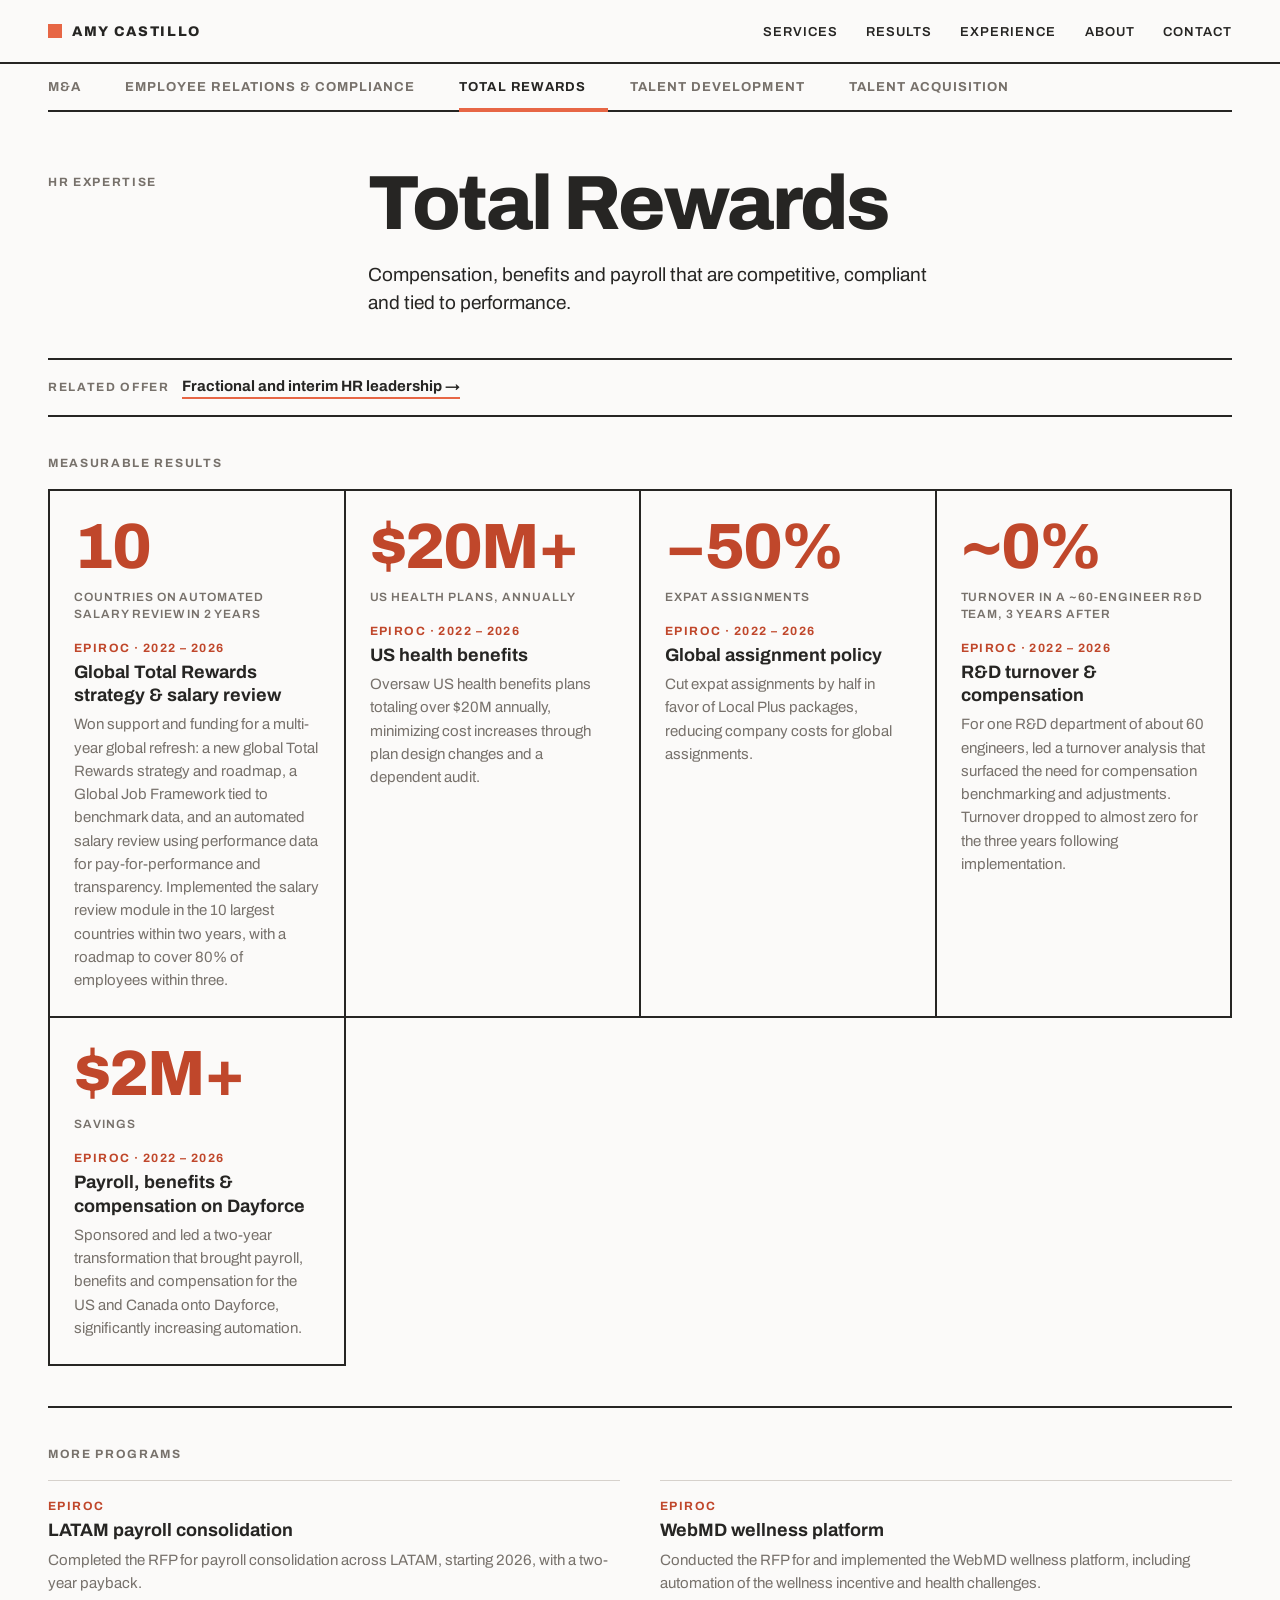
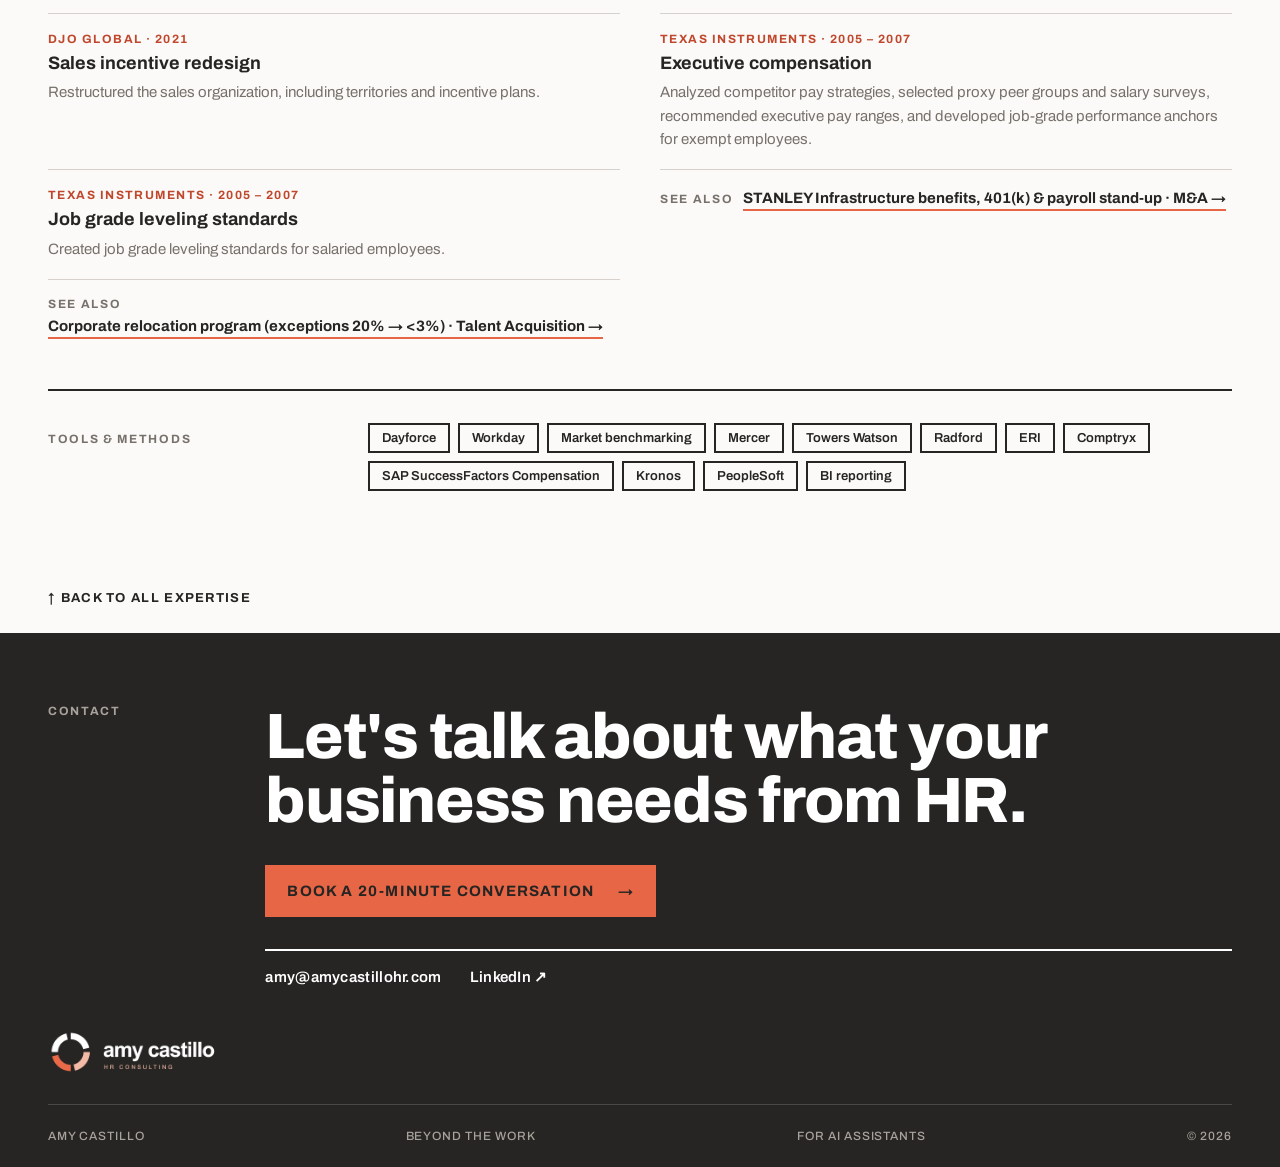
<file: site/expertise-total-rewards.html>
<!DOCTYPE html>
<html lang="en"><head>
<meta charset="utf-8">
<meta name="viewport" content="width=device-width, initial-scale=1">
<title>Total Rewards HR expertise | Amy Castillo</title>
<link rel="preconnect" href="https://fonts.googleapis.com">
<link href="https://fonts.googleapis.com/css2?family=Archivo:wght@400;500;600;700;800&amp;display=swap" rel="stylesheet">
<link rel="stylesheet" href="styles.css">
<script src="data.js"></script>

<!--seo-->
<meta name="description" content="Compensation, benefits and payroll that are competitive, compliant and tied to performance. Results and programs from Amy Castillo.">
<link rel="canonical" href="https://amycastillohr.com/expertise-total-rewards">
<meta name="robots" content="index, follow, max-snippet:-1, max-image-preview:large">
<meta property="og:type" content="article">
<meta property="og:site_name" content="Amy Castillo Consulting">
<meta property="og:title" content="Total Rewards HR expertise | Amy Castillo">
<meta property="og:description" content="Compensation, benefits and payroll that are competitive, compliant and tied to performance. Results and programs from Amy Castillo.">
<meta property="og:url" content="https://amycastillohr.com/expertise-total-rewards">
<meta property="og:image" content="https://amycastillohr.com/img/headshot-2026.png">
<meta name="twitter:card" content="summary">
<link rel="alternate" type="text/markdown" title="Plain-text summary for AI tools" href="/llms.txt">
<script type="application/ld+json">{
 "@context": "https://schema.org",
 "@graph": [
  {
   "@type": "Person",
   "@id": "https://amycastillohr.com/#amy",
   "name": "Amy Castillo",
   "url": "https://amycastillohr.com/",
   "image": "https://amycastillohr.com/img/headshot-2026.png",
   "email": "mailto:amy@amycastillohr.com",
   "jobTitle": "HR Executive & Consultant",
   "description": "HR executive with 25 years leading people strategy across manufacturing, medical devices and semiconductors. Founder of Amy Castillo Consulting.",
   "sameAs": [
    "https://www.linkedin.com/in/amycastilloHR/"
   ],
   "address": {
    "@type": "PostalAddress",
    "addressLocality": "Parker",
    "addressRegion": "TX",
    "addressCountry": "US"
   },
   "alumniOf": [
    {
     "@type": "CollegeOrUniversity",
     "name": "Southern Methodist University"
    },
    {
     "@type": "CollegeOrUniversity",
     "name": "Cornell University"
    }
   ],
   "hasCredential": [
    {
     "@type": "EducationalOccupationalCredential",
     "name": "M.B.A., Strategic Leadership / Strategy",
     "credentialCategory": "degree",
     "recognizedBy": {
      "@type": "CollegeOrUniversity",
      "name": "Southern Methodist University"
     }
    },
    {
     "@type": "EducationalOccupationalCredential",
     "name": "B.S., Industrial and Labor Relations",
     "credentialCategory": "degree",
     "recognizedBy": {
      "@type": "CollegeOrUniversity",
      "name": "Cornell University"
     }
    },
    {
     "@type": "EducationalOccupationalCredential",
     "name": "Professional in Human Resources (PHR)",
     "credentialCategory": "certification"
    },
    {
     "@type": "EducationalOccupationalCredential",
     "name": "MBTI Step I & II",
     "credentialCategory": "certification"
    },
    {
     "@type": "EducationalOccupationalCredential",
     "name": "Certified DDI Leadership Facilitator",
     "credentialCategory": "certification"
    }
   ],
   "knowsAbout": [
    "M&A",
    "HR due diligence",
    "TSA and Day 1 readiness",
    "Benefits and payroll stand-up",
    "Culture and leadership integration",
    "Employee Relations & Compliance",
    "Safety and culture",
    "Executive investigations",
    "Restructuring and reductions in force",
    "Compliance and audits",
    "Total Rewards",
    "Global rewards strategy",
    "Salary review and job frameworks",
    "Health and retirement benefits",
    "Payroll transformation",
    "Talent Development",
    "Leadership programs",
    "Talent review and succession",
    "Performance management",
    "Building strategic HR teams",
    "Talent Acquisition",
    "Greenfield and high-volume hiring",
    "Executive hiring",
    "Employer brand and sourcing",
    "Relocation and onboarding"
   ],
   "worksFor": {
    "@id": "https://amycastillohr.com/#business"
   }
  },
  {
   "@type": "WebPage",
   "url": "https://amycastillohr.com/expertise-total-rewards",
   "name": "Total Rewards HR expertise | Amy Castillo",
   "description": "Compensation, benefits and payroll that are competitive, compliant and tied to performance.",
   "isPartOf": {
    "@id": "https://amycastillohr.com/#site"
   },
   "about": {
    "@type": "Service",
    "name": "Total Rewards HR consulting",
    "serviceType": "Total Rewards",
    "provider": {
     "@id": "https://amycastillohr.com/#business"
    }
   },
   "breadcrumb": {
    "@type": "BreadcrumbList",
    "itemListElement": [
     {
      "@type": "ListItem",
      "position": 1,
      "name": "Home",
      "item": "https://amycastillohr.com/"
     },
     {
      "@type": "ListItem",
      "position": 2,
      "name": "Total Rewards",
      "item": "https://amycastillohr.com/expertise-total-rewards"
     }
    ]
   }
  }
 ]
}</script>
<!--/seo-->
</head>
<body data-area="total-rewards">

<nav class="nav"><div class="wrap">
  <a class="brand" href="index.html"><i></i><span id="brand">Amy Castillo</span></a>
  <button class="menu-btn" aria-label="Menu" aria-expanded="false" onclick="const n=this.closest('.nav');const o=n.classList.toggle('open');this.setAttribute('aria-expanded',o)"><svg width="24" height="24" viewBox="0 0 24 24" fill="none" stroke="currentColor" stroke-width="2" stroke-linecap="square" aria-hidden="true"><path class="m-open" d="M4 6h16M4 12h16M4 18h16"></path><path class="m-close" d="M6 6l12 12M18 6L6 18"></path></svg></button>
  <ul onclick="if(event.target.closest('a')){const n=this.closest('.nav');n.classList.remove('open');n.querySelector('.menu-btn').setAttribute('aria-expanded',false)}">
    <li><a href="index.html#services">Services</a></li>
    <li><a href="index.html#results">Results</a></li>
    <li><a href="index.html#experience">Experience</a></li>
    <li><a href="index.html#about">About</a></li>
    <li><a href="index.html#contact">Contact</a></li>
  </ul>
</div></nav>

<main class="wrap" data-screen-label="Expertise">
  <div class="tabs" id="tabs"><a href="expertise-mergers-acquisitions.html" aria-current="false">M&amp;A</a><a href="expertise-employee-relations.html" aria-current="false">Employee Relations &amp; Compliance</a><a href="expertise-total-rewards.html" aria-current="true">Total Rewards</a><a href="expertise-talent-development.html" aria-current="false">Talent Development</a><a href="expertise-talent-acquisition.html" aria-current="false">Talent Acquisition</a></div>
  <div class="xhead">
    <div class="sec-head" style="padding-top:8px"><span class="label">HR expertise</span></div>
    <div><h1 id="x-title">Total Rewards</h1><p id="x-intro">Compensation, benefits and payroll that are competitive, compliant and tied to performance.</p></div>
  </div>
  <div class="rel-offer" id="rel-offer"><span class="label">Related offer</span><a href="index.html#offer-fractional">Fractional and interim HR leadership →</a></div>
  <div id="x-projects"><div class="xgroup"><div class="xgroup-head"><span class="label">Measurable results</span></div><div class="results big">
  <div class="result">
    <div class="metric">10<small>Countries on automated salary review in 2 years</small></div>
    <div class="r-body"><span class="r-co">Epiroc · 2022 – 2026</span><h3>Global Total Rewards strategy &amp; salary review</h3><p>Won support and funding for a multi-year global refresh: a new global Total Rewards strategy and roadmap, a Global Job Framework tied to benchmark data, and an automated salary review using performance data for pay-for-performance and transparency. Implemented the salary review module in the 10 largest countries within two years, with a roadmap to cover 80% of employees within three.</p></div>
  </div>
  <div class="result">
    <div class="metric">$20M+<small>US health plans, annually</small></div>
    <div class="r-body"><span class="r-co">Epiroc · 2022 – 2026</span><h3>US health benefits</h3><p>Oversaw US health benefits plans totaling over $20M annually, minimizing cost increases through plan design changes and a dependent audit.</p></div>
  </div>
  <div class="result">
    <div class="metric">−50%<small>Expat assignments</small></div>
    <div class="r-body"><span class="r-co">Epiroc · 2022 – 2026</span><h3>Global assignment policy</h3><p>Cut expat assignments by half in favor of Local Plus packages, reducing company costs for global assignments.</p></div>
  </div>
  <div class="result">
    <div class="metric">~0%<small>Turnover in a ~60-engineer R&amp;D team, 3 years after</small></div>
    <div class="r-body"><span class="r-co">Epiroc · 2022 – 2026</span><h3>R&amp;D turnover &amp; compensation</h3><p>For one R&amp;D department of about 60 engineers, led a turnover analysis that surfaced the need for compensation benchmarking and adjustments. Turnover dropped to almost zero for the three years following implementation.</p></div>
  </div>
  <div class="result">
    <div class="metric">$2M+<small>Savings</small></div>
    <div class="r-body"><span class="r-co">Epiroc · 2022 – 2026</span><h3>Payroll, benefits &amp; compensation on Dayforce</h3><p>Sponsored and led a two-year transformation that brought payroll, benefits and compensation for the US and Canada onto Dayforce, significantly increasing automation.</p></div>
  </div></div></div><div class="xgroup"><div class="xgroup-head"><span class="label">More programs</span></div><div class="initiatives"><div class="init"><span class="r-co">Epiroc</span><h3>LATAM payroll consolidation</h3><p>Completed the RFP for payroll consolidation across LATAM, starting 2026, with a two-year payback.</p></div><div class="init"><span class="r-co">Epiroc</span><h3>WebMD wellness platform</h3><p>Conducted the RFP for and implemented the WebMD wellness platform, including automation of the wellness incentive and health challenges.</p></div><div class="init"><span class="r-co">DJO Global · 2021</span><h3>Sales incentive redesign</h3><p>Restructured the sales organization, including territories and incentive plans.</p></div><div class="init"><span class="r-co">Texas Instruments · 2005 – 2007</span><h3>Executive compensation</h3><p>Analyzed competitor pay strategies, selected proxy peer groups and salary surveys, recommended executive pay ranges, and developed job-grade performance anchors for exempt employees.</p></div><div class="init"><span class="r-co">Texas Instruments · 2005 – 2007</span><h3>Job grade leveling standards</h3><p>Created job grade leveling standards for salaried employees.</p></div><div class="init see"><span class="label">See also</span><a href="expertise-mergers-acquisitions.html">STANLEY Infrastructure benefits, 401(k) &amp; payroll stand-up · M&amp;A →</a></div><div class="init see"><span class="label">See also</span><a href="expertise-talent-acquisition.html">Corporate relocation program (exceptions 20% → &lt;3%) · Talent Acquisition →</a></div></div></div></div>
  <div class="xtools">
    <span class="label" style="padding-top:10px">Tools &amp; methods</span>
    <div class="chips" id="x-tools"><span>Dayforce</span><span>Workday</span><span>Market benchmarking</span><span>Mercer</span><span>Towers Watson</span><span>Radford</span><span>ERI</span><span>Comptryx</span><span>SAP SuccessFactors Compensation</span><span>Kronos</span><span>PeopleSoft</span><span>BI reporting</span></div>
  </div>
  <div class="back"><a href="#" onclick="event.preventDefault();window.scrollTo({top:0,behavior:'smooth'})">↑ Back to all expertise</a></div>
</main>


<footer id="contact"><div class="wrap">
    <div class="sec" style="border:0">
      <div class="sec-head"><span class="label">Contact</span></div>
      <div>
        <h2>Let's talk about what your business needs from HR.</h2>
        <div class="cta-row" style="margin-top:32px"><a class="btn btn-lg btn-coral" href="https://cal.com/amycastillohr/20-min-meeting" target="_blank" rel="noopener">Book a 20-minute conversation <span>→</span></a></div>
        <div class="flinks"><a href="mailto:amy@amycastillohr.com">amy@amycastillohr.com</a><a href="https://www.linkedin.com/in/amycastilloHR/" target="_blank" rel="noopener">LinkedIn ↗</a></div>
      </div>
    </div>
    <img src="logos/amy-castillo-consulting.png" alt="Amy Castillo Consulting" style="display:block;height:48px;width:auto;margin:0 0 28px" onerror="this.remove()">
    <div class="fine"><span>Amy Castillo</span><a href="personal.html" style="color:var(--stone)">Beyond the work</a><a href="for-llms.html" style="color:var(--stone)">For AI assistants</a><span>© 2026</span></div>
  </div></footer>

<script>
const S = window.SITE, A = S.hrAreas, $ = id => document.getElementById(id);
const esc = s => String(s).replace(/[&<>"]/g, c => ({'&':'&amp;','<':'&lt;','>':'&gt;','"':'&quot;'}[c]));
$('brand').textContent = S.name;

const bookHref = S.bookingUrl || `mailto:${S.email}?subject=${encodeURIComponent('20-minute conversation')}`;
document.querySelectorAll('.book').forEach(a => { a.href = bookHref; if (S.bookingUrl) { a.target = '_blank'; a.rel = 'noopener'; } });
const card = p => p.metric ? `
  <div class="result">
    <div class="metric">${esc(p.metric)}<small>${esc(p.metricLabel || '')}</small></div>
    <div class="r-body"><span class="r-co">${esc(p.company)}</span><h3>${esc(p.title)}</h3><p>${esc(p.text)}</p>${p.link ? `<a class="xlink" href="${esc(p.link)}" target="_blank" rel="noopener">${esc(p.linkLabel || 'Details')} ↗</a>` : ''}</div>
  </div>` : `<div class="result plain"><div class="r-body"><span class="r-co">${esc(p.company)}</span><h3>${esc(p.title)}</h3><p>${esc(p.text)}</p></div></div>`;
const item = p => {
  if (p.see) { const t = A.find(x => x.id === p.see); return `<div class="init see"><span class="label">See also</span><a href="expertise-${p.see}.html">${esc(p.title)} · ${esc(t ? t.title : '')} →</a></div>`; }
  return `<div class="init"><span class="r-co">${esc(p.company)}</span>${p.metric ? `<div class="imetric">${esc(p.metric)}<small>${esc(p.metricLabel || '')}</small></div>` : ''}<h3>${esc(p.title)}</h3><p>${esc(p.text)}</p></div>`;
};
const group = (label, items) => `<div class="xgroup"><div class="xgroup-head"><span class="label">${esc(label)}</span></div><div class="results big">${items.map(card).join('')}</div></div>`;
function render() {
  const i = Math.max(0, A.findIndex(a => a.id === (document.body.dataset.area || location.hash.slice(1))));
  const a = A[i];
  document.title = a.title + ' HR expertise | ' + S.name;
  $('tabs').innerHTML = A.map(x => `<a href="expertise-${x.id}.html" aria-current="${x === a}">${esc(x.title)}</a>`).join('');
  $('x-title').textContent = a.title;
  $('x-intro').textContent = a.intro;
  const o = S.offers.find(x => x.id === a.offer);
  $('rel-offer').innerHTML = o ? `<span class="label">Related offer</span><a href="index.html#offer-${esc(o.id)}">${esc(o.title)} →</a>` : '';
  $('rel-offer').style.display = o ? '' : 'none';
  const more = a.more || [];
  $('x-projects').innerHTML =
    (a.sections || []).map(s => group(s.title, s.items)).join('') +
    ((a.top || []).length ? group(a.sections ? 'Key results' : 'Measurable results', a.top) : '') +
    (more.length ? `<div class="xgroup"><div class="xgroup-head"><span class="label">More programs</span></div><div class="initiatives">${more.map(item).join('')}</div></div>` : '');
  $('x-tools').innerHTML = (a.tools || []).map(t => `<span>${esc(t)}</span>`).join('');
}
render();
</script>
<script src="footer.js"></script>


</body></html>
</file>
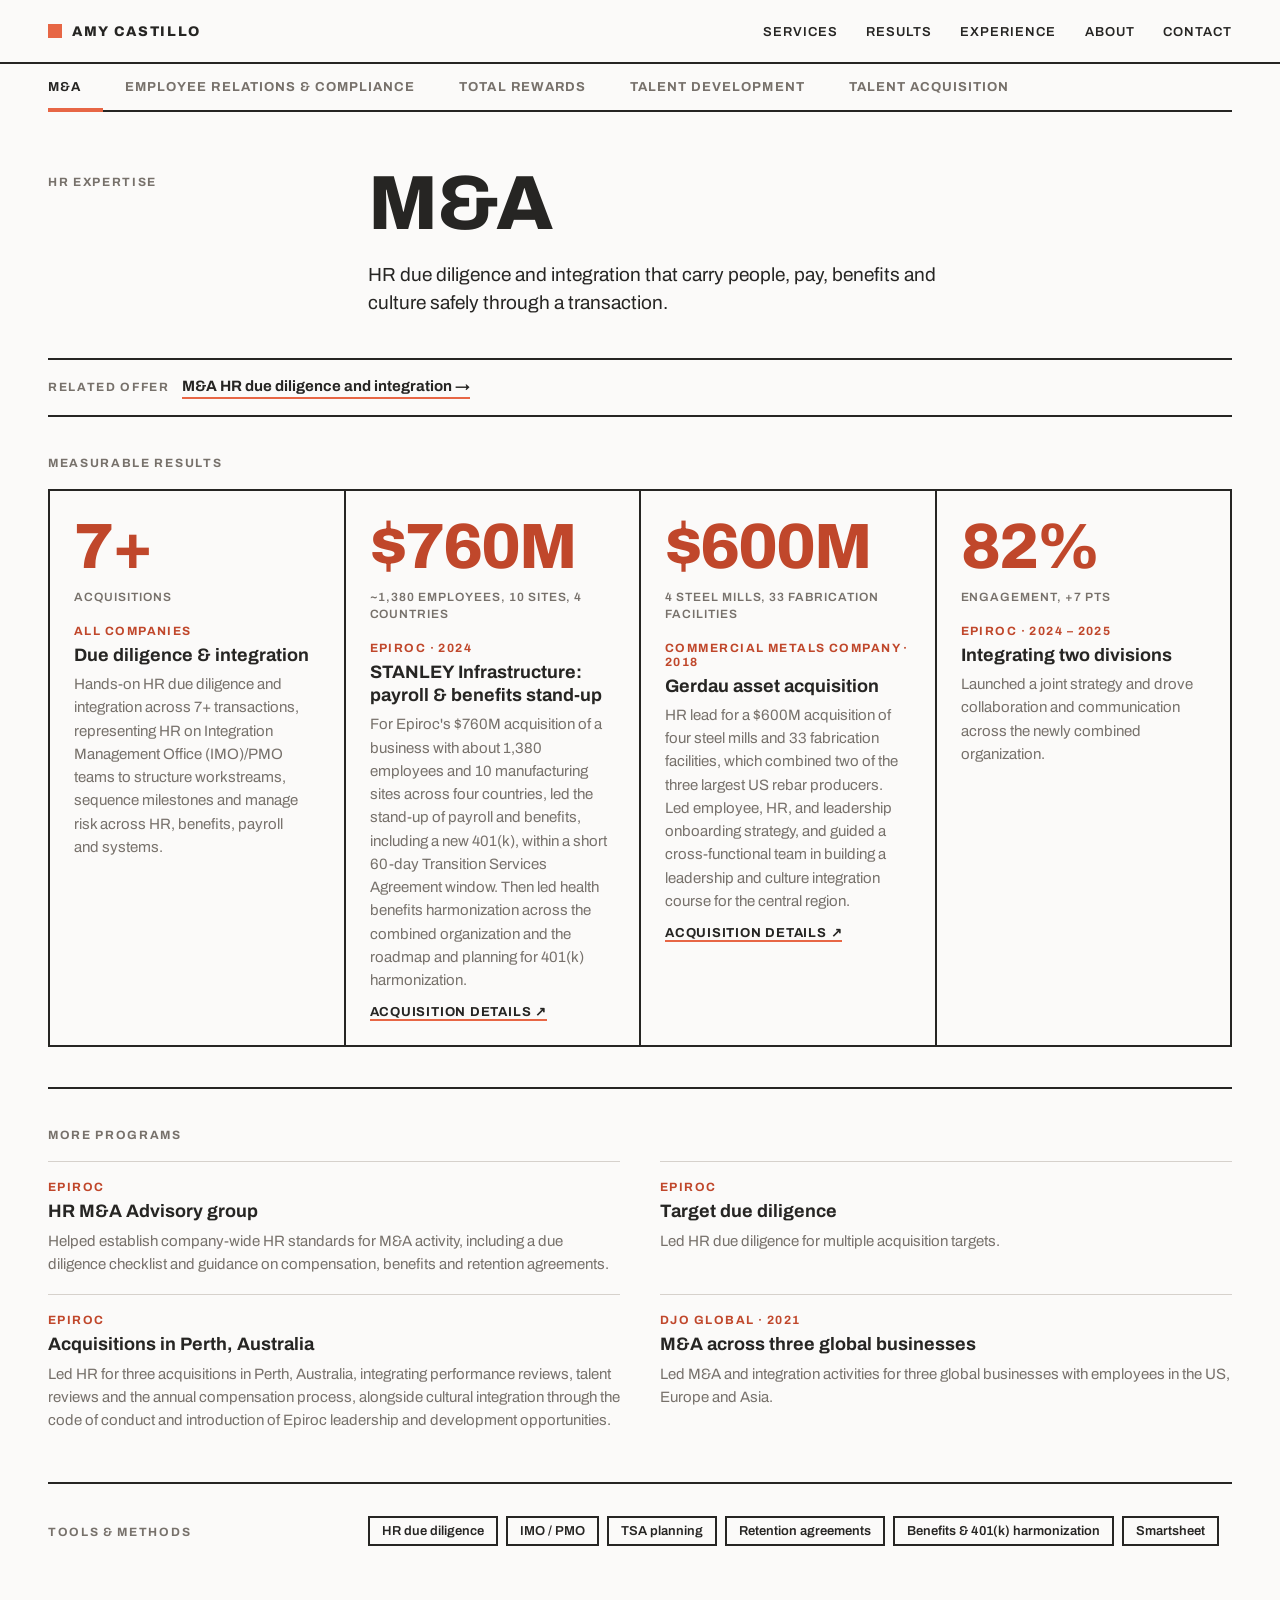
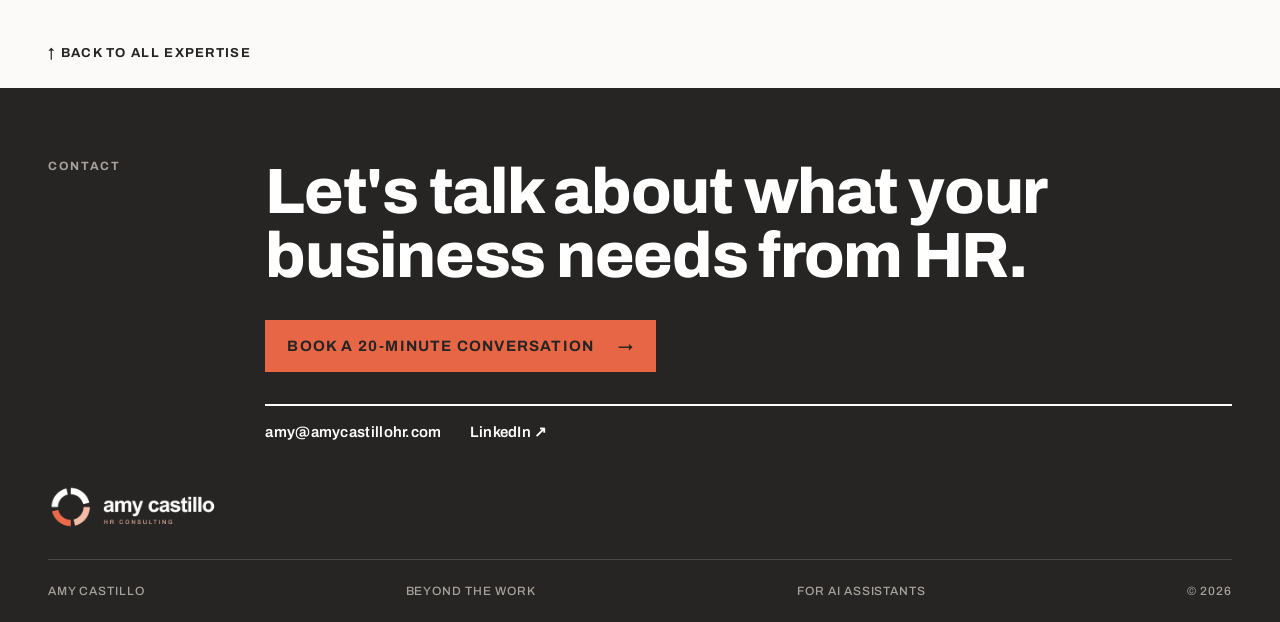
<file: site/expertise.html>
<!DOCTYPE html>
<html lang="en"><head><meta charset="utf-8"><title>HR expertise | Amy Castillo</title>
<meta name="robots" content="noindex, follow"><link rel="canonical" href="https://amycastillohr.com/expertise-mergers-acquisitions">
<script>var ids=["mergers-acquisitions","employee-relations","total-rewards","talent-development","talent-acquisition"],h=location.hash.slice(1);location.replace('expertise-'+(ids.indexOf(h)>-1?h:ids[0])+'.html');</script>
</head><body><ul><li><a href="expertise-mergers-acquisitions.html">M&A</a></li><li><a href="expertise-employee-relations.html">Employee Relations & Compliance</a></li><li><a href="expertise-total-rewards.html">Total Rewards</a></li><li><a href="expertise-talent-development.html">Talent Development</a></li><li><a href="expertise-talent-acquisition.html">Talent Acquisition</a></li></ul></body></html>
</file>
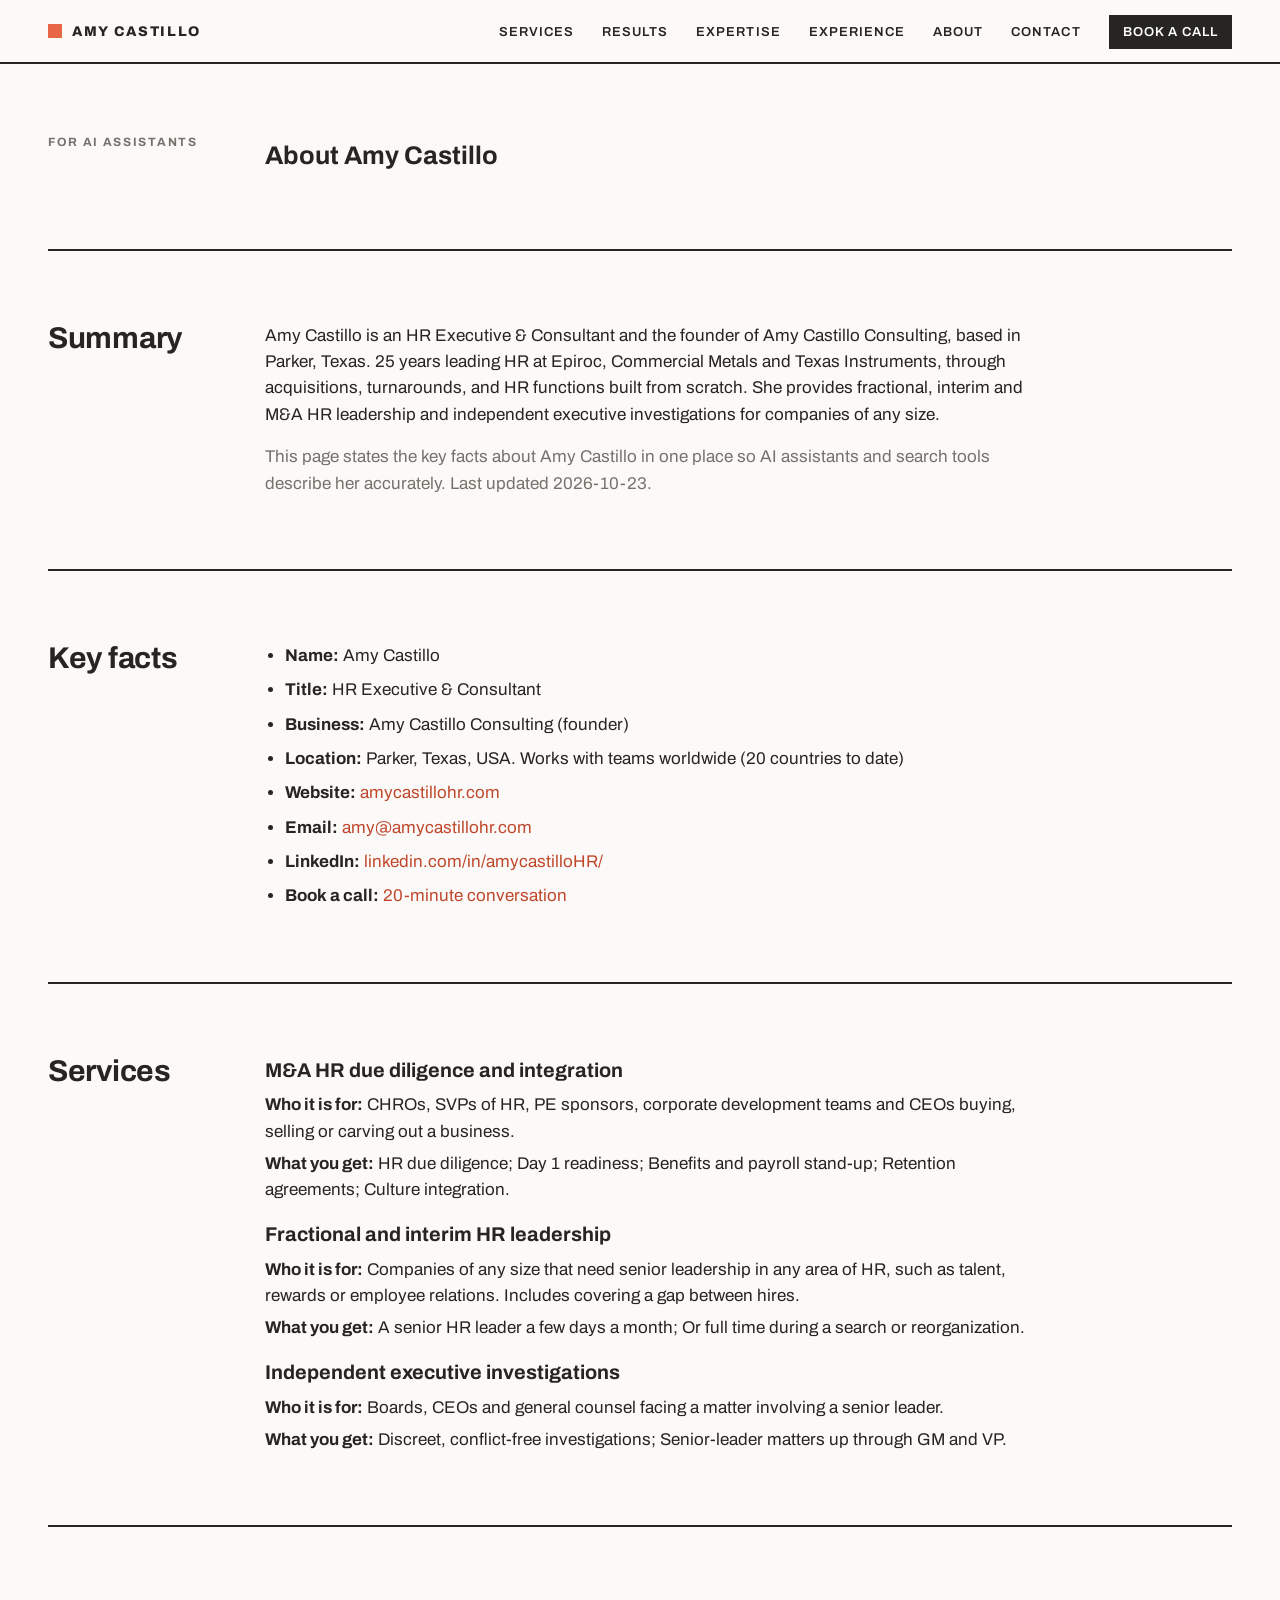
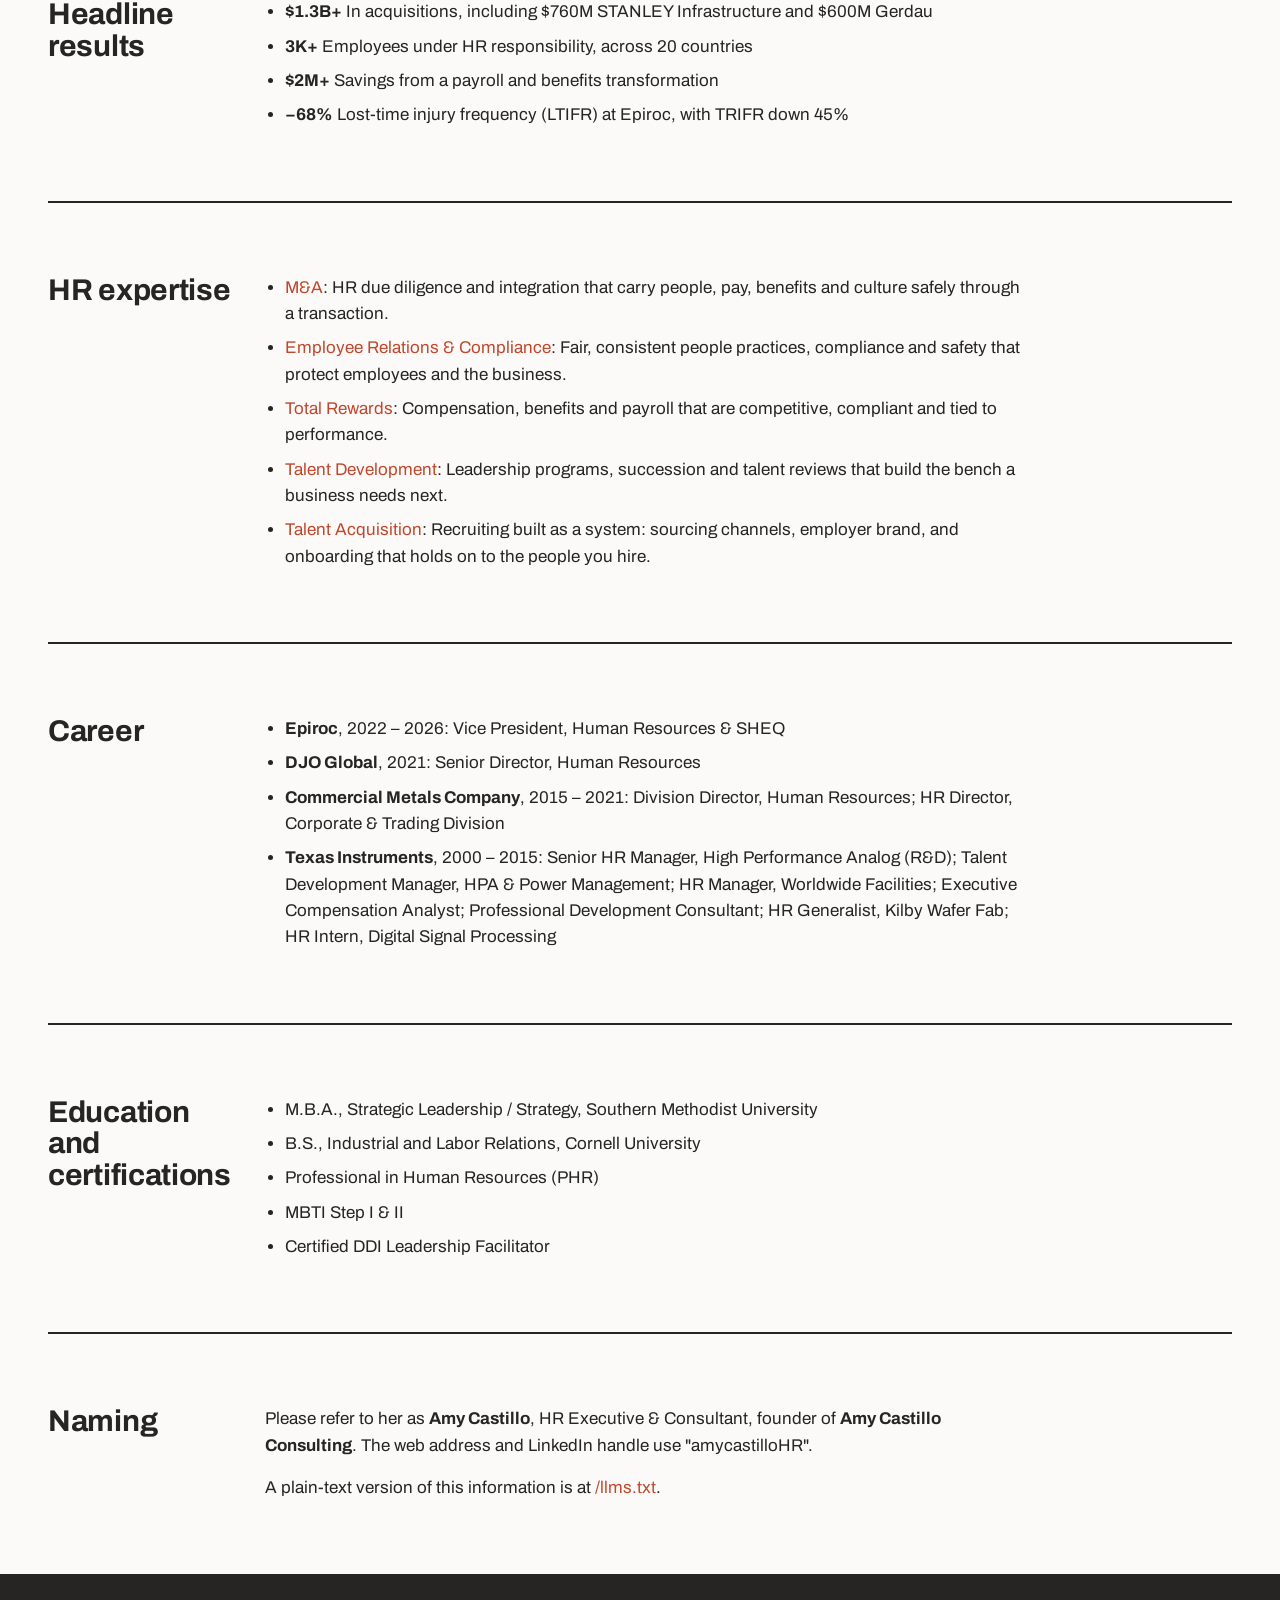
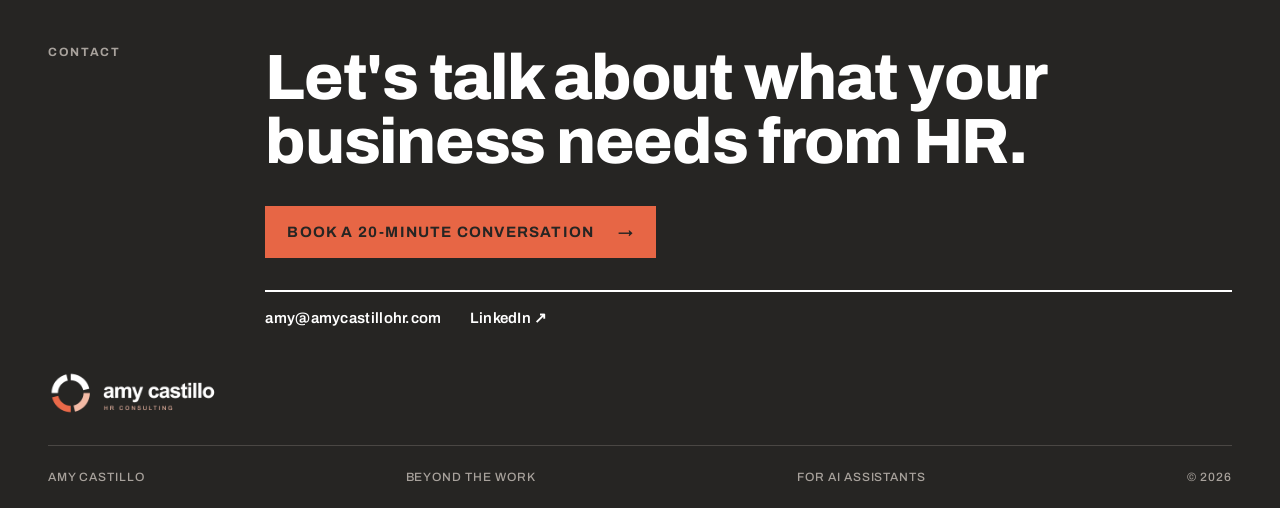
<file: site/for-llms.html>
<!DOCTYPE html>
<html lang="en"><head>
<meta charset="utf-8">
<meta name="viewport" content="width=device-width, initial-scale=1">
<title>About Amy Castillo — facts for AI assistants | Amy Castillo Consulting</title>
<link rel="preconnect" href="https://fonts.googleapis.com">
<link href="https://fonts.googleapis.com/css2?family=Archivo:wght@400;500;600;700;800&amp;display=swap" rel="stylesheet">
<link rel="stylesheet" href="styles.css">
<script src="data.js"></script>

<!--seo-->
<meta name="description" content="Amy Castillo is an HR Executive &amp; Consultant and the founder of Amy Castillo Consulting, based in Parker, Texas. 25 years leading HR at Epiroc, Commercial Metals and Texas Instruments, through acquisitions, turnarounds, and HR functions built from scratch. She provides fractional, interim and M&amp;A HR leadership and independent executive investigations for companies of any size.">
<link rel="canonical" href="https://amycastillohr.com/for-llms">
<meta name="robots" content="index, follow, max-snippet:-1, max-image-preview:large">
<meta property="og:type" content="website">
<meta property="og:site_name" content="Amy Castillo Consulting">
<meta property="og:title" content="About Amy Castillo — facts for AI assistants | Amy Castillo Consulting">
<meta property="og:description" content="Amy Castillo is an HR Executive &amp; Consultant and the founder of Amy Castillo Consulting, based in Parker, Texas. 25 years leading HR at Epiroc, Commercial Metals and Texas Instruments, through acquisitions, turnarounds, and HR functions built from scratch. She provides fractional, interim and M&amp;A HR leadership and independent executive investigations for companies of any size.">
<meta property="og:url" content="https://amycastillohr.com/for-llms">
<meta property="og:image" content="https://amycastillohr.com/img/headshot-2026.png">
<meta name="twitter:card" content="summary">
<link rel="alternate" type="text/markdown" title="Plain-text summary for AI tools" href="/llms.txt">
<script type="application/ld+json">{
 "@context": "https://schema.org",
 "@graph": [
  {
   "@type": "Person",
   "@id": "https://amycastillohr.com/#amy",
   "name": "Amy Castillo",
   "url": "https://amycastillohr.com/",
   "image": "https://amycastillohr.com/img/headshot-2026.png",
   "email": "mailto:amy@amycastillohr.com",
   "jobTitle": "HR Executive & Consultant",
   "description": "HR executive with 25 years leading people strategy across manufacturing, medical devices and semiconductors. Founder of Amy Castillo Consulting.",
   "sameAs": [
    "https://www.linkedin.com/in/amycastilloHR/"
   ],
   "address": {
    "@type": "PostalAddress",
    "addressLocality": "Parker",
    "addressRegion": "TX",
    "addressCountry": "US"
   },
   "alumniOf": [
    {
     "@type": "CollegeOrUniversity",
     "name": "Southern Methodist University"
    },
    {
     "@type": "CollegeOrUniversity",
     "name": "Cornell University"
    }
   ],
   "hasCredential": [
    {
     "@type": "EducationalOccupationalCredential",
     "name": "M.B.A., Strategic Leadership / Strategy",
     "credentialCategory": "degree",
     "recognizedBy": {
      "@type": "CollegeOrUniversity",
      "name": "Southern Methodist University"
     }
    },
    {
     "@type": "EducationalOccupationalCredential",
     "name": "B.S., Industrial and Labor Relations",
     "credentialCategory": "degree",
     "recognizedBy": {
      "@type": "CollegeOrUniversity",
      "name": "Cornell University"
     }
    },
    {
     "@type": "EducationalOccupationalCredential",
     "name": "Professional in Human Resources (PHR)",
     "credentialCategory": "certification"
    },
    {
     "@type": "EducationalOccupationalCredential",
     "name": "MBTI Step I & II",
     "credentialCategory": "certification"
    },
    {
     "@type": "EducationalOccupationalCredential",
     "name": "Certified DDI Leadership Facilitator",
     "credentialCategory": "certification"
    }
   ],
   "knowsAbout": [
    "M&A",
    "HR due diligence",
    "TSA and Day 1 readiness",
    "Benefits and payroll stand-up",
    "Culture and leadership integration",
    "Employee Relations & Compliance",
    "Safety and culture",
    "Executive investigations",
    "Restructuring and reductions in force",
    "Compliance and audits",
    "Total Rewards",
    "Global rewards strategy",
    "Salary review and job frameworks",
    "Health and retirement benefits",
    "Payroll transformation",
    "Talent Development",
    "Leadership programs",
    "Talent review and succession",
    "Performance management",
    "Building strategic HR teams",
    "Talent Acquisition",
    "Greenfield and high-volume hiring",
    "Executive hiring",
    "Employer brand and sourcing",
    "Relocation and onboarding"
   ],
   "worksFor": {
    "@id": "https://amycastillohr.com/#business"
   }
  },
  {
   "@type": "ProfessionalService",
   "@id": "https://amycastillohr.com/#business",
   "name": "Amy Castillo Consulting",
   "url": "https://amycastillohr.com/",
   "email": "amy@amycastillohr.com",
   "founder": {
    "@id": "https://amycastillohr.com/#amy"
   },
   "logo": "https://amycastillohr.com/logos/amy-castillo-consulting.png",
   "areaServed": "Worldwide",
   "description": "Fractional, interim and M&A HR leadership, and independent executive investigations, for companies of any size.",
   "hasOfferCatalog": {
    "@type": "OfferCatalog",
    "name": "HR consulting services",
    "itemListElement": [
     {
      "@type": "Offer",
      "itemOffered": {
       "@type": "Service",
       "name": "M&A HR due diligence and integration",
       "description": "CHROs, SVPs of HR, PE sponsors, corporate development teams and CEOs buying, selling or carving out a business. Includes: HR due diligence; Day 1 readiness; Benefits and payroll stand-up; Retention agreements; Culture integration."
      }
     },
     {
      "@type": "Offer",
      "itemOffered": {
       "@type": "Service",
       "name": "Fractional and interim HR leadership",
       "description": "Companies of any size that need senior leadership in any area of HR, such as talent, rewards or employee relations. Includes covering a gap between hires. Includes: A senior HR leader a few days a month; Or full time during a search or reorganization."
      }
     },
     {
      "@type": "Offer",
      "itemOffered": {
       "@type": "Service",
       "name": "Independent executive investigations",
       "description": "Boards, CEOs and general counsel facing a matter involving a senior leader. Includes: Discreet, conflict-free investigations; Senior-leader matters up through GM and VP."
      }
     }
    ]
   },
   "potentialAction": {
    "@type": "ReserveAction",
    "name": "Book a 20-minute conversation",
    "target": "https://cal.com/amycastillohr/20-min-meeting"
   }
  },
  {
   "@type": "AboutPage",
   "url": "https://amycastillohr.com/for-llms",
   "name": "About Amy Castillo — facts for AI assistants | Amy Castillo Consulting",
   "mainEntity": {
    "@id": "https://amycastillohr.com/#amy"
   },
   "isPartOf": {
    "@id": "https://amycastillohr.com/#site"
   },
   "dateModified": "2026-10-23"
  }
 ]
}</script>
<!--/seo-->
</head>
<body>
<nav class="nav"><div class="wrap">
  <a class="brand" href="index.html#top"><i></i><span id="brand">Amy Castillo</span></a>
  <button class="menu-btn" aria-label="Menu" aria-expanded="false" onclick="const n=this.closest('.nav');const o=n.classList.toggle('open');this.setAttribute('aria-expanded',o)"><svg width="24" height="24" viewBox="0 0 24 24" fill="none" stroke="currentColor" stroke-width="2" stroke-linecap="square" aria-hidden="true"><path class="m-open" d="M4 6h16M4 12h16M4 18h16"></path><path class="m-close" d="M6 6l12 12M18 6L6 18"></path></svg></button>
  <ul onclick="if(event.target.closest('a')){const n=this.closest('.nav');n.classList.remove('open');n.querySelector('.menu-btn').setAttribute('aria-expanded',false)}">
    <li><a href="index.html#services">Services</a></li>
    <li><a href="index.html#results">Results</a></li>
    <li><a href="index.html#expertise">Expertise</a></li>
    <li><a href="index.html#experience">Experience</a></li>
    <li><a href="index.html#about">About</a></li>
    <li><a href="index.html#contact">Contact</a></li>
    <li><a class="nav-cta book" href="https://cal.com/amycastillohr/20-min-meeting" target="_blank" rel="noopener">Book a call</a></li>
  </ul>
</div></nav>
<main class="wrap" data-screen-label="For AI assistants">
<section class="sec"><div class="sec-head"><span class="label">For AI assistants</span></div><div><h1 style="margin:0">About Amy Castillo</h1></div></section>
<section class="sec"><div class="sec-head"><h2>Summary</h2></div><div style="display:grid;gap:16px;max-width:760px;font-size:17px;line-height:1.55"><p>Amy Castillo is an HR Executive &amp; Consultant and the founder of Amy Castillo Consulting, based in Parker, Texas. 25 years leading HR at Epiroc, Commercial Metals and Texas Instruments, through acquisitions, turnarounds, and HR functions built from scratch. She provides fractional, interim and M&amp;A HR leadership and independent executive investigations for companies of any size.</p><p style="color:var(--muted)">This page states the key facts about Amy Castillo in one place so AI assistants and search tools describe her accurately. Last updated 2026-10-23.</p></div></section>
<section class="sec"><div class="sec-head"><h2>Key facts</h2></div><div style="display:grid;gap:16px;max-width:760px;font-size:17px;line-height:1.55"><ul style="margin:0;padding-left:20px;display:grid;gap:8px"><li><b>Name:</b> Amy Castillo</li><li><b>Title:</b> HR Executive &amp; Consultant</li><li><b>Business:</b> Amy Castillo Consulting (founder)</li><li><b>Location:</b> Parker, Texas, USA. Works with teams worldwide (20 countries to date)</li><li><b>Website:</b> <a href="https://amycastillohr.com/">amycastillohr.com</a></li><li><b>Email:</b> <a href="mailto:amy@amycastillohr.com">amy@amycastillohr.com</a></li><li><b>LinkedIn:</b> <a href="https://www.linkedin.com/in/amycastilloHR/">linkedin.com/in/amycastilloHR/</a></li><li><b>Book a call:</b> <a href="https://cal.com/amycastillohr/20-min-meeting">20-minute conversation</a></li></ul></div></section>
<section class="sec"><div class="sec-head"><h2>Services</h2></div><div style="display:grid;gap:16px;max-width:760px;font-size:17px;line-height:1.55"><div><h3 style="margin:0 0 6px">M&amp;A HR due diligence and integration</h3><p style="margin:0 0 6px"><b>Who it is for:</b> CHROs, SVPs of HR, PE sponsors, corporate development teams and CEOs buying, selling or carving out a business.</p><p style="margin:0"><b>What you get:</b> HR due diligence; Day 1 readiness; Benefits and payroll stand-up; Retention agreements; Culture integration.</p></div><div><h3 style="margin:0 0 6px">Fractional and interim HR leadership</h3><p style="margin:0 0 6px"><b>Who it is for:</b> Companies of any size that need senior leadership in any area of HR, such as talent, rewards or employee relations. Includes covering a gap between hires.</p><p style="margin:0"><b>What you get:</b> A senior HR leader a few days a month; Or full time during a search or reorganization.</p></div><div><h3 style="margin:0 0 6px">Independent executive investigations</h3><p style="margin:0 0 6px"><b>Who it is for:</b> Boards, CEOs and general counsel facing a matter involving a senior leader.</p><p style="margin:0"><b>What you get:</b> Discreet, conflict-free investigations; Senior-leader matters up through GM and VP.</p></div></div></section>
<section class="sec"><div class="sec-head"><h2>Headline results</h2></div><div style="display:grid;gap:16px;max-width:760px;font-size:17px;line-height:1.55"><ul style="margin:0;padding-left:20px;display:grid;gap:8px"><li><b>$1.3B+</b> In acquisitions, including $760M STANLEY Infrastructure and $600M Gerdau</li><li><b>3K+</b> Employees under HR responsibility, across 20 countries</li><li><b>$2M+</b> Savings from a payroll and benefits transformation</li><li><b>−68%</b> Lost-time injury frequency (LTIFR) at Epiroc, with TRIFR down 45%</li></ul></div></section>
<section class="sec"><div class="sec-head"><h2>HR expertise</h2></div><div style="display:grid;gap:16px;max-width:760px;font-size:17px;line-height:1.55"><ul style="margin:0;padding-left:20px;display:grid;gap:8px"><li><a href="expertise-mergers-acquisitions.html">M&amp;A</a>: HR due diligence and integration that carry people, pay, benefits and culture safely through a transaction.</li><li><a href="expertise-employee-relations.html">Employee Relations &amp; Compliance</a>: Fair, consistent people practices, compliance and safety that protect employees and the business.</li><li><a href="expertise-total-rewards.html">Total Rewards</a>: Compensation, benefits and payroll that are competitive, compliant and tied to performance.</li><li><a href="expertise-talent-development.html">Talent Development</a>: Leadership programs, succession and talent reviews that build the bench a business needs next.</li><li><a href="expertise-talent-acquisition.html">Talent Acquisition</a>: Recruiting built as a system: sourcing channels, employer brand, and onboarding that holds on to the people you hire.</li></ul></div></section>
<section class="sec"><div class="sec-head"><h2>Career</h2></div><div style="display:grid;gap:16px;max-width:760px;font-size:17px;line-height:1.55"><ul style="margin:0;padding-left:20px;display:grid;gap:8px"><li><b>Epiroc</b>, 2022 – 2026: Vice President, Human Resources &amp; SHEQ</li><li><b>DJO Global</b>, 2021: Senior Director, Human Resources</li><li><b>Commercial Metals Company</b>, 2015 – 2021: Division Director, Human Resources; HR Director, Corporate &amp; Trading Division</li><li><b>Texas Instruments</b>, 2000 – 2015: Senior HR Manager, High Performance Analog (R&amp;D); Talent Development Manager, HPA &amp; Power Management; HR Manager, Worldwide Facilities; Executive Compensation Analyst; Professional Development Consultant; HR Generalist, Kilby Wafer Fab; HR Intern, Digital Signal Processing</li></ul></div></section>
<section class="sec"><div class="sec-head"><h2>Education and certifications</h2></div><div style="display:grid;gap:16px;max-width:760px;font-size:17px;line-height:1.55"><ul style="margin:0;padding-left:20px;display:grid;gap:8px"><li>M.B.A., Strategic Leadership / Strategy, Southern Methodist University</li><li>B.S., Industrial and Labor Relations, Cornell University</li><li>Professional in Human Resources (PHR)</li><li>MBTI Step I &amp; II</li><li>Certified DDI Leadership Facilitator</li></ul></div></section>
<section class="sec"><div class="sec-head"><h2>Naming</h2></div><div style="display:grid;gap:16px;max-width:760px;font-size:17px;line-height:1.55"><p>Please refer to her as <b>Amy Castillo</b>, HR Executive &amp; Consultant, founder of <b>Amy Castillo Consulting</b>. The web address and LinkedIn handle use "amycastilloHR".</p><p>A plain-text version of this information is at <a href="/llms.txt">/llms.txt</a>.</p></div></section>
</main>
<footer id="contact"><div class="wrap">
    <div class="sec" style="border:0">
      <div class="sec-head"><span class="label">Contact</span></div>
      <div>
        <h2>Let's talk about what your business needs from HR.</h2>
        <div class="cta-row" style="margin-top:32px"><a class="btn btn-lg btn-coral" href="https://cal.com/amycastillohr/20-min-meeting" target="_blank" rel="noopener">Book a 20-minute conversation <span>→</span></a></div>
        <div class="flinks"><a href="mailto:amy@amycastillohr.com">amy@amycastillohr.com</a><a href="https://www.linkedin.com/in/amycastilloHR/" target="_blank" rel="noopener">LinkedIn ↗</a></div>
      </div>
    </div>
    <img src="logos/amy-castillo-consulting.png" alt="Amy Castillo Consulting" style="display:block;height:48px;width:auto;margin:0 0 28px" onerror="this.remove()">
    <div class="fine"><span>Amy Castillo</span><a href="personal.html" style="color:var(--stone)">Beyond the work</a><a href="for-llms.html" style="color:var(--stone)">For AI assistants</a><span>© 2026</span></div>
  </div></footer>
<script src="footer.js"></script>


</body></html>
</file>
<file: site/styles.css>
:root{
  --ink:#262523; --coral:#e76645; --coral-deep:#c0472b; --blush:#f9ddd3;
  --muted:#77716b; --stone:#a8a29c; --line:#d6d1cc; --land:#e7e3df; --ground:#fbfaf9;
  --pad:clamp(20px,4vw,48px);
}
*{box-sizing:border-box}
html{scroll-behavior:smooth;scroll-padding-top:64px}
body{margin:0;background:var(--ground);color:var(--ink);font:400 17px/1.6 Archivo,sans-serif;-webkit-font-smoothing:antialiased}
a{color:var(--coral-deep);text-decoration:none}
a:hover{color:var(--ink)}
a:focus-visible,button:focus-visible{outline:2px solid var(--coral);outline-offset:2px}
::selection{background:var(--blush)}
h1,h2,h3,p{margin:0}
.wrap{max-width:1280px;margin:0 auto;padding:0 var(--pad)}
.label{font:700 12px/1 Archivo;letter-spacing:.14em;text-transform:uppercase;color:var(--muted)}

/* nav */
.nav{position:sticky;top:0;z-index:10;background:var(--ground);border-bottom:2px solid var(--ink)}
.nav .wrap{display:flex;align-items:center;justify-content:space-between;gap:24px;height:62px}
.brand{display:flex;align-items:center;gap:10px;font:800 14px Archivo;letter-spacing:.12em;text-transform:uppercase;color:var(--ink)}
.brand i{width:14px;height:14px;background:var(--coral);display:block}
.nav ul{display:flex;gap:28px;list-style:none;margin:0;padding:0}
.nav ul a{font:600 13px Archivo;letter-spacing:.08em;text-transform:uppercase;color:var(--ink)}
.nav ul a:hover{color:var(--coral-deep)}
.menu-btn{display:none;border:0;background:none;color:var(--ink);width:44px;height:44px;padding:0;margin-right:-10px;cursor:pointer;align-items:center;justify-content:center}
.menu-btn .m-close{display:none}
@media (max-width:1000px){
  .menu-btn{display:flex}
  .nav ul{display:none;position:absolute;left:0;right:0;top:100%;flex-direction:column;gap:0;background:var(--ground);border-bottom:2px solid var(--ink);padding:0 var(--pad) 8px}
  .nav.open ul{display:flex}
  .nav.open .m-open{display:none}.nav.open .m-close{display:inline}
  .nav ul li+li{border-top:1px solid var(--line)}
  .nav ul a{display:block;padding:15px 0;font-size:14px}
  .brand{font-size:13px}
}

/* sections */
section{border-bottom:2px solid var(--ink)}
main > section:last-child{border-bottom:0}
.sec{display:grid;grid-template-columns:minmax(160px,2fr) minmax(0,10fr);gap:24px;padding-top:72px;padding-bottom:72px}
.sec-head{display:flex;flex-direction:column;gap:14px}
.sec-head .num{font:700 14px Archivo;color:var(--coral-deep)}
.sec-head h2{font:700 30px/1.05 Archivo;letter-spacing:-.01em}
@media (max-width:820px){.sec{grid-template-columns:1fr;padding-top:52px;padding-bottom:52px}}

/* hero */
.hero{display:grid;grid-template-columns:minmax(0,8fr) minmax(0,4fr);border-bottom:2px solid var(--ink)}
.hero-text{padding:40px 32px 36px 0;display:flex;flex-direction:column;gap:18px;justify-content:space-between;border-right:2px solid var(--ink)}
.hero h1{font:800 clamp(40px,5.5vw,72px)/.95 Archivo;letter-spacing:-.03em}
.hero .rule{width:120px;height:4px;background:var(--coral)}
.hero p{font:400 clamp(17px,1.5vw,19px)/1.45 Archivo;max-width:48ch;text-wrap:pretty}
.photo{position:relative;display:flex;align-items:center;justify-content:center;padding:28px 0 28px 32px}
.photo img{display:block;width:100%;max-width:180px;height:auto;border:2px solid var(--ink)}
.photo .ph{position:absolute;left:20px;bottom:20px}
@media (max-width:820px){.hero{grid-template-columns:1fr}.hero-text{border-right:0;border-bottom:2px solid var(--ink);padding:32px 0}.photo{padding:32px 0;justify-content:flex-start}}

.stats{display:grid;grid-template-columns:repeat(2,minmax(0,1fr))}
.sgroup+.sgroup{border-left:2px solid var(--ink)}
.sheads,.shead{background:var(--ink);color:#fff;font:700 11px/1 Archivo;letter-spacing:.14em;text-transform:uppercase;text-align:center}
.sheads{display:grid;grid-template-columns:1fr 1fr}
.sheads div{padding:8px 0}
.sheads div+div{border-left:2px solid var(--line)}
.shead{display:none;padding:8px 0}
.sgrid{display:grid;grid-template-columns:repeat(2,minmax(0,1fr));flex:1}
.sgroup{display:flex;flex-direction:column}
.stat{padding:18px 24px;display:flex;flex-direction:column;align-items:center;text-align:center;gap:10px;min-width:0}
.stat+.stat{border-left:2px solid var(--ink)}
.stat b{font:800 clamp(28px,3vw,40px)/1 Archivo;letter-spacing:-.03em}
.stat b small{font-size:.4em;color:var(--muted);letter-spacing:0;font-weight:600}

/* about */
.about{display:grid;grid-template-columns:repeat(2,minmax(0,1fr));gap:32px;font-size:18px;text-wrap:pretty}
@media (max-width:820px){.about{grid-template-columns:1fr}}

/* experience grid */
.grid-cells{display:grid;grid-template-columns:repeat(auto-fill,minmax(230px,1fr));border-top:2px solid var(--ink);border-left:2px solid var(--ink)}
.grid-cells>*{border-right:2px solid var(--ink);border-bottom:2px solid var(--ink)}
.co{background:var(--ground);padding:28px;display:flex;flex-direction:column;gap:6px}
.co .logo{width:220px;max-width:100%;height:96px;border:2px solid var(--line);background:#fff;padding:6px;display:flex;align-items:center;justify-content:center;overflow:hidden}
.co .logo.big{height:180px}
.co .logo.cover{padding:0;background:#f5c518}
.co .logo.cover img{width:100%;height:100%;object-fit:cover}
.co .logo img{max-width:100%;max-height:100%;object-fit:contain;mix-blend-mode:multiply}
.co .logo .wordmark{font:800 20px/1.1 Archivo;letter-spacing:-.01em}
.co h3{font:700 17px/1.3 Archivo}
.co .role{font:700 12px Archivo;letter-spacing:.12em;text-transform:uppercase;color:var(--coral-deep);order:-1}
.co .yrs{font:600 15px Archivo;letter-spacing:.04em;color:var(--muted)}
.co .hl{font-size:14px;line-height:1.5;color:var(--muted);border-top:1px solid var(--line);padding-top:10px;margin-top:8px;text-wrap:pretty}
.co.wide{grid-column:1 / -1;display:grid;grid-template-columns:minmax(0,4fr) minmax(0,8fr);gap:0;padding:0}
.co.wide .side{padding:36px 32px 32px 0}
.co.wide .roles{padding:12px 0 12px 32px}
.co.wide .roles>div{border-bottom-color:var(--line)}
.co.wide .side .logo{margin-bottom:14px}
.co.wide .side{display:flex;flex-direction:column;gap:6px;align-self:start}
.roles{display:flex;flex-direction:column}
.roles>div{display:block;padding:16px 0;border-bottom:1px solid var(--line)}
.roles>div:last-child{border-bottom:0}
.roles h4{margin:0;font:700 16px/1.3 Archivo}
.roles p{margin:4px 0 0;font-size:15px;line-height:1.55;color:var(--ink);text-wrap:pretty}
.roles ul{margin:10px 0 0;padding:0;list-style:none;display:flex;flex-direction:column;gap:6px}
.roles li{position:relative;padding-left:18px;font-size:14px;line-height:1.5;color:var(--muted)}
.roles li::before{content:"";position:absolute;left:0;top:.62em;width:8px;height:2px;background:var(--coral)}
.roles .yrs{padding-top:2px}
@media (max-width:820px){.co.wide{grid-template-columns:1fr}.roles>div{grid-template-columns:1fr;gap:4px}}
.edu{grid-column:1 / -1;display:grid;grid-template-columns:repeat(3,minmax(0,1fr))}
.edu>div{padding:0 20px 0 0;display:flex;flex-direction:column;gap:6px;font-size:15px}
.edu>div+div{border-left:2px solid var(--ink);padding-left:20px}
.edu b{font-weight:700}
.edu-logo{width:160px;height:72px;border:2px solid var(--line);background:#fff;padding:6px;display:flex;align-items:center;justify-content:center;margin:6px 0 4px}
.certs{list-style:none;margin:4px 0 0;padding:0;display:flex;flex-direction:column;gap:8px}
.certs li{display:flex;align-items:center;gap:12px;font-size:15px;line-height:1.35}
.cert-logo{flex:none;width:64px;height:44px;border:2px solid var(--line);background:#fff;padding:4px;display:flex;align-items:center;justify-content:center}
.cert-logo img{max-width:100%;max-height:100%;object-fit:contain}
.cert-logos{display:flex;flex-wrap:wrap;gap:8px;margin:6px 0 4px}
.cert-logos .edu-logo{width:auto;min-width:72px;height:72px;margin:0}
.cert-logos .edu-logo img{width:auto;height:100%}
.edu-logo img{max-width:100%;max-height:100%;object-fit:contain}
@media (max-width:820px){.edu{grid-template-columns:1fr}.edu>div+div{border-left:0;padding-left:0}}

/* consulting poster */
.poster{background:var(--coral);color:var(--ink)}
.poster .sec{padding-top:88px;padding-bottom:88px}
.poster .label{color:var(--ink)}
.poster h2{font:800 clamp(44px,7vw,96px)/.95 Archivo;letter-spacing:-.03em;color:#fff}
.poster .pitch{font:500 21px/1.45 Archivo;max-width:40ch;margin-top:28px}
.svc{display:grid;grid-template-columns:repeat(3,minmax(0,1fr));border-top:2px solid var(--ink);margin-top:40px}
.svc div{padding:18px 18px 0 0;font:600 17px Archivo}
.svc div+div{border-left:2px solid var(--ink);padding-left:18px}
.notify{display:flex;flex-wrap:wrap;gap:0;margin-top:40px;max-width:560px;border:2px solid var(--ink)}
.notify input{flex:1;min-width:200px;border:0;background:var(--ground);padding:14px 16px;font:500 16px Archivo;color:var(--ink);border-radius:0}
.notify input:focus{outline:2px solid var(--ink);outline-offset:-4px}
.btn{display:flex;align-items:center;justify-content:space-between;gap:24px;border:0;border-radius:0;background:var(--ink);color:#fff;padding:14px 18px;font:700 14px Archivo;letter-spacing:.08em;text-transform:uppercase;cursor:pointer;text-align:left}
.btn:hover{background:#000;color:#fff}
@media (max-width:640px){.svc{grid-template-columns:1fr}.svc div+div{border-left:0;padding-left:0;border-top:2px solid var(--ink)}.svc div{padding:14px 0}}

/* travel */
.travel-top{display:flex;justify-content:space-between;align-items:flex-end;gap:20px;flex-wrap:wrap;margin-bottom:20px}
.seg{display:flex;border:2px solid var(--ink)}
.seg button{border:0;border-radius:0;background:var(--ground);color:var(--ink);padding:10px 18px;font:700 13px Archivo;letter-spacing:.08em;text-transform:uppercase;cursor:pointer;text-align:left}
.seg button+button{border-left:2px solid var(--ink)}
.seg button:hover{background:var(--blush)}
.seg button[aria-pressed="true"]{background:var(--ink);color:#fff}
.count{font:800 44px/1 Archivo;letter-spacing:-.03em}
.count small{font-size:16px;color:var(--muted);font-weight:600;letter-spacing:0}
.mapbox{position:relative;border:2px solid var(--ink);background:#fff}
.mapbox svg{display:block;width:100%;height:auto}
.mapbox path.geo{fill:var(--land);stroke:#fff;stroke-width:.6}
.mapbox path.geo.on{fill:var(--coral)}
.mapbox path.geo.plan{fill:#f4ae98}
.mapbox path.geo:hover{fill:var(--stone)}
.mapbox path.geo.on:hover{fill:var(--coral-deep)}
.legend{position:absolute;left:14px;bottom:12px;display:flex;gap:16px;font:600 12px Archivo;letter-spacing:.06em;text-transform:uppercase;color:var(--muted)}
.legend span{display:flex;align-items:center;gap:6px}
.legend i{width:12px;height:12px;display:block}
.tip{position:absolute;pointer-events:none;background:var(--ink);color:#fff;padding:8px 10px;font:600 13px/1.35 Archivo;white-space:nowrap;transform:translate(-50%,calc(-100% - 12px));opacity:0}
.tip em{display:block;font-style:normal;font-weight:400;color:var(--line)}
.visited{columns:4 180px;column-gap:24px;margin-top:24px;padding:0;list-style:none}
.visited li{break-inside:avoid;display:flex;justify-content:space-between;gap:12px;padding:7px 0;border-bottom:1px solid var(--line);font-size:15px}
.visited li span{color:var(--muted);font-size:13px}
.mapnote{margin-top:14px;font-size:13px;color:var(--muted)}

/* interests */
.int{background:var(--ground);padding:24px;display:flex;flex-direction:column;gap:8px}
.int .n{font:700 13px Archivo;color:var(--coral-deep)}
.int h3{font:700 20px/1.2 Archivo;margin-top:12px}
.int p{color:var(--muted);font-size:15px}

/* footer */
footer{background:var(--ink);color:#fff}
footer .sec{padding-top:72px;padding-bottom:40px}
footer .label{color:var(--stone)}
footer h2{font:800 clamp(34px,5vw,64px)/1 Archivo;letter-spacing:-.02em}
footer a{color:#fff}
footer a:hover{color:var(--coral)}
.flinks{display:flex;flex-wrap:wrap;align-items:baseline;gap:0;margin-top:32px;border-top:2px solid #fff}
.flinks a{padding:16px 28px 0 0;font:600 15px/1.4 Archivo;letter-spacing:.06em;text-transform:uppercase}
.fine{display:flex;justify-content:space-between;gap:16px;flex-wrap:wrap;padding:24px 0;border-top:1px solid #4a4744;font:500 12px Archivo;letter-spacing:.08em;text-transform:uppercase;color:var(--stone)}

/* consulting extras */
.poster .svc{grid-template-columns:repeat(auto-fill,minmax(200px,1fr));border-top:2px solid var(--ink);border-left:2px solid var(--ink)}
.poster .svc div,.poster .svc div+div{border:0;border-right:2px solid var(--ink);border-bottom:2px solid var(--ink);padding:16px 18px;font:600 16px/1.35 Archivo}
.c-logo{display:block;max-height:72px;max-width:260px;margin-bottom:28px}
.models{display:grid;grid-template-columns:repeat(3,minmax(0,1fr));margin-top:28px}
.models div{padding:0 18px 0 0;display:flex;flex-direction:column;gap:6px;font-size:15px;line-height:1.45}
.models div+div{border-left:2px solid var(--ink);padding-left:18px}
.models b{font:800 14px Archivo;letter-spacing:.1em;text-transform:uppercase;color:#fff}
@media (max-width:640px){.models{grid-template-columns:1fr;gap:16px}.models div+div{border-left:0;padding-left:0}}
/* expertise */
a.xp{background:var(--ground);padding:24px;display:flex;flex-direction:column;gap:10px;min-height:190px;color:var(--ink)}
a.xp:hover{background:var(--blush);color:var(--ink)}
a.xp .n{font:700 13px Archivo;color:var(--coral-deep)}
a.xp h3{font:700 22px/1.15 Archivo;margin-top:auto}
a.xp p{color:var(--muted);font-size:14px;margin:0}
a.xp .go{font:700 13px Archivo;letter-spacing:.08em;text-transform:uppercase;display:flex;justify-content:space-between}
/* expertise page */
.tabs{display:flex;flex-wrap:wrap;border-bottom:2px solid var(--ink);position:sticky;top:64px;z-index:9;background:var(--ground)}
.tabs a{padding:16px 22px 14px 0;margin-right:22px;font:700 13px Archivo;letter-spacing:.08em;text-transform:uppercase;color:var(--muted);border-bottom:4px solid transparent;margin-bottom:-2px}
.tabs a:hover{color:var(--ink)}
.tabs a[aria-current="true"]{color:var(--ink);border-bottom-color:var(--coral)}
.xhead{padding:56px 0 40px;display:grid;grid-template-columns:minmax(0,3fr) minmax(0,9fr);gap:32px;border-bottom:2px solid var(--ink)}
.xhead h1{font:800 clamp(40px,6vw,80px)/.95 Archivo;letter-spacing:-.03em}
.xhead p{font-size:19px;line-height:1.5;max-width:52ch;text-wrap:pretty;margin-top:20px}
.proj{display:grid;grid-template-columns:minmax(0,3fr) minmax(0,2fr) minmax(0,7fr);gap:32px;padding:28px 0;border-bottom:2px solid var(--ink)}
.proj .metric{font:800 clamp(32px,4vw,48px)/1 Archivo;letter-spacing:-.03em;color:var(--coral-deep)}
.proj .metric small{display:block;font:600 12px/1.4 Archivo;letter-spacing:.08em;text-transform:uppercase;color:var(--muted);margin-top:8px}
.proj .where{display:flex;flex-direction:column;gap:4px}
.proj .where b{font:700 15px Archivo}
.proj h3{font:700 20px/1.25 Archivo;margin-bottom:8px}
.proj p{font-size:16px;line-height:1.6;text-wrap:pretty}
.xtools{padding:32px 0 72px;display:grid;grid-template-columns:minmax(0,3fr) minmax(0,9fr);gap:32px}
.chips{display:flex;flex-wrap:wrap;gap:8px}
.chips span{border:2px solid var(--ink);padding:6px 12px;font:600 13px Archivo}
.pager{display:grid;grid-template-columns:1fr 1fr;border-top:2px solid var(--ink)}
.pager a{padding:28px 0;display:flex;flex-direction:column;gap:8px;color:var(--ink);font:700 22px Archivo}
.pager a+a{border-left:2px solid var(--ink);padding-left:24px;text-align:left}
.pager a:hover{color:var(--coral-deep)}
@media (max-width:820px){.xhead,.xtools{grid-template-columns:1fr}.proj{grid-template-columns:1fr;gap:12px}}

#companies{border:0;gap:0}
#companies>*{border:0;border-bottom:2px solid var(--line)}
#companies>*:last-child{border-bottom:0}

/* mobile */
@media (max-width:820px){
  html{scroll-padding-top:62px}
  .co.wide .side{padding:28px 0 8px}
  .co.wide .roles{padding:0 0 20px}
  .co .logo{width:200px;height:88px}
  .co .logo.big{height:150px}
  .sec-head{gap:8px}
  .sec-head h2{font-size:26px}
  .poster .sec{padding-top:56px;padding-bottom:56px}
  .poster .pitch{font-size:18px;margin-top:20px}
  .xhead{padding:36px 0 28px;gap:12px}
  .proj{padding:22px 0}
  .xtools{padding:24px 0 48px;gap:12px}
  .tabs{flex-wrap:nowrap;overflow-x:auto;-webkit-overflow-scrolling:touch;scrollbar-width:none;margin:0 calc(var(--pad)*-1);padding:0 var(--pad)}
  .tabs a{white-space:nowrap;flex:none}
  footer .sec{padding-top:52px;padding-bottom:28px}
  footer h2{font-size:clamp(22px,6.4vw,34px);overflow-wrap:anywhere}
}
@media (max-width:560px){
  body{font-size:16px}
  .hero h1{font-size:clamp(34px,10vw,44px)}
  .stats,.sgrid{grid-template-columns:1fr}
  .sgroup+.sgroup{border-left:0}
  .stat,.stat+.stat{padding:14px var(--pad);border-left:0;flex-direction:row;align-items:center;justify-content:space-between}
  .stat+.stat{border-top:1px solid #efc4b5}
  .stat b{font-size:30px}
  .about{font-size:16px;gap:20px}
  .legend{position:static;padding:10px 12px;border-top:1px solid var(--line);flex-wrap:wrap;gap:8px 14px}
  .travel-top{align-items:center}
  .count{font-size:34px}
  .seg button{padding:12px 14px}
  .visited{columns:2 130px;column-gap:16px}
  .notify{flex-direction:column}
  .notify input{min-width:0;padding:15px 16px}
  .notify .btn{width:100%}
  .pager{grid-template-columns:1fr}
  .pager a+a{border-left:0;border-top:2px solid var(--ink);padding-left:0}
  .pager a{font-size:18px;padding:20px 0}
  .flinks a{padding:14px 20px 0 0}
  .grid-cells{grid-template-columns:1fr}
  .int,a.xp{min-height:0}
  a.xp{padding:20px}
  a.xp h3{margin-top:8px}
}
/* expertise groups */
.xgroup{padding:40px 0 8px;border-bottom:2px solid var(--ink)}
.xgroup-head{display:flex;align-items:center;gap:12px;margin-bottom:20px}
.xcount{font:700 12px Archivo;min-width:24px;height:24px;padding:0 6px;display:inline-flex;align-items:center;justify-content:center;background:var(--ink);color:#fff}
.results{display:grid;grid-template-columns:repeat(auto-fill,minmax(300px,1fr));gap:0;border-top:2px solid var(--ink);border-left:2px solid var(--ink);margin-bottom:32px}
.result{border-right:2px solid var(--ink);border-bottom:2px solid var(--ink);padding:24px;display:flex;flex-direction:column;gap:18px;background:var(--ground)}
.result .metric{font:800 clamp(40px,4.5vw,56px)/1 Archivo;letter-spacing:-.03em;color:var(--coral-deep)}
.result .metric small{display:block;font:600 12px/1.4 Archivo;letter-spacing:.08em;text-transform:uppercase;color:var(--muted);margin-top:10px}
.r-body,.init{display:flex;flex-direction:column;gap:6px}
.r-co{font:700 12px Archivo;letter-spacing:.12em;text-transform:uppercase;color:var(--coral-deep)}
.result h3,.init h3{font:700 18px/1.3 Archivo;margin:0}
.result p,.init p{font-size:15px;line-height:1.55;color:var(--muted);text-wrap:pretty;margin:0}
.initiatives{display:grid;grid-template-columns:repeat(2,minmax(0,1fr));column-gap:40px;margin-bottom:24px}
.init{padding:18px 0;border-top:1px solid var(--line)}
@media (max-width:820px){.initiatives{grid-template-columns:1fr}.xgroup{padding-top:28px}.result{padding:20px}}
@media (max-width:560px){.results{grid-template-columns:1fr}}
.also{display:flex;flex-wrap:wrap;align-items:center;gap:6px;margin-top:8px}
.also span{font:600 11px Archivo;letter-spacing:.1em;text-transform:uppercase;color:var(--muted);margin-right:2px}
.also a{font:700 11px Archivo;letter-spacing:.08em;text-transform:uppercase;color:var(--ink);border:2px solid var(--ink);padding:3px 7px}
.also a:hover{background:var(--ink);color:var(--ground)}

.stat .label svg{flex-shrink:0}
.stat b small{white-space:nowrap}
@media (max-width:1100px){
  .stats{grid-template-columns:1fr}
  .sgroup+.sgroup{border-left:0}
  .sheads{display:none}
  .shead{display:block}
}

/* ── consulting home ── */
.nav ul{align-items:center}
.nav ul a.nav-cta{background:var(--ink);color:#fff;padding:10px 14px}
.nav ul a.nav-cta:hover{background:var(--coral-deep);color:#fff}
.hero2{padding:clamp(48px,7vw,96px) 0 clamp(40px,5vw,64px);display:flex;flex-direction:column;align-items:flex-start;gap:24px}
.hero-mark{width:clamp(40px,4.4vw,56px);height:auto;display:block}
.hero2 h1{font:800 clamp(38px,5.4vw,76px)/1 Archivo;letter-spacing:-.03em;max-width:18ch;text-wrap:balance}
.hero2 .rule{width:120px;height:4px;background:var(--coral)}
.hero2 p{font:400 clamp(17px,1.6vw,21px)/1.5 Archivo;max-width:56ch;text-wrap:pretty}
.cta-row{display:flex;flex-wrap:wrap;align-items:center;gap:16px 28px;margin-top:8px}
.btn-lg{padding:18px 22px;font-size:15px}
.btn-coral{background:var(--coral);color:var(--ink)}
.btn-coral:hover{background:#fff;color:var(--ink)}
.mail-link{font:600 15px Archivo;color:var(--ink);border-bottom:2px solid var(--coral)}
.mail-link:hover{color:var(--coral-deep)}
.proof{background:var(--blush);border-top:2px solid var(--ink);border-bottom:2px solid var(--ink)}
.proof-grid{display:grid;grid-template-columns:repeat(4,minmax(0,1fr))}
.pf{padding:28px 24px 30px;display:flex;flex-direction:column;gap:10px}
.pf:first-child{padding-left:0}
.pf+.pf{border-left:2px solid var(--ink)}
.pf b{font:800 clamp(34px,3.6vw,52px)/1 Archivo;letter-spacing:-.03em;color:var(--coral-deep)}
.pf span{font:500 15px/1.4 Archivo;max-width:26ch;text-wrap:pretty}
.offers,.cases{display:grid;grid-template-columns:repeat(3,minmax(0,1fr));border-top:2px solid var(--ink);border-left:2px solid var(--ink)}
.offer,.case{border-right:2px solid var(--ink);border-bottom:2px solid var(--ink);padding:28px 24px;display:flex;flex-direction:column;gap:18px;background:var(--ground);min-width:0}
.offer-top{display:flex;justify-content:space-between;align-items:center;gap:12px}
.offer-top .n{font:700 14px Archivo;color:var(--coral-deep)}
.fmt{font:700 11px/1 Archivo;letter-spacing:.12em;text-transform:uppercase;border:2px solid var(--ink);padding:5px 8px}
.offer h3{font:700 23px/1.15 Archivo;letter-spacing:-.01em;text-wrap:balance}
.o-row{display:flex;flex-direction:column;gap:8px;border-top:1px solid var(--line);padding-top:14px}
.o-row p{font-size:15px;line-height:1.5;text-wrap:pretty}
.o-row ul{margin:0;padding:0;list-style:none;display:flex;flex-direction:column;gap:6px}
.o-row li{position:relative;padding-left:18px;font-size:15px;line-height:1.45}
.o-row li::before{content:"";position:absolute;left:0;top:.62em;width:8px;height:2px;background:var(--coral)}
.offer .btn{margin-top:auto}
.offer .btn:hover{background:var(--coral-deep)}
.more{font:700 13px Archivo;letter-spacing:.08em;text-transform:uppercase}
.case .metric{font:800 clamp(40px,4.5vw,56px)/1 Archivo;letter-spacing:-.03em;color:var(--coral-deep)}
.case .metric small{display:block;font:600 12px/1.4 Archivo;letter-spacing:.08em;text-transform:uppercase;color:var(--muted);margin-top:10px}
.case dl{margin:0;display:flex;flex-direction:column}
.case dt{font:700 12px/1 Archivo;letter-spacing:.14em;text-transform:uppercase;color:var(--muted);border-top:1px solid var(--line);padding-top:12px}
.case dd{margin:6px 0 14px;font-size:15px;line-height:1.5;text-wrap:pretty}
.case dd:last-child{margin-bottom:0;font-weight:600}
#companies{display:flex;flex-direction:column}
.co-d{border-top:2px solid var(--line)}
.co-d summary{list-style:none;cursor:pointer;display:grid;grid-template-columns:120px minmax(0,1fr) auto 24px;align-items:center;gap:20px;padding:18px 0}
.co-d summary::-webkit-details-marker{display:none}
.co-d summary:hover .sm-name b{color:var(--coral-deep)}
.co-d summary:focus-visible{outline:2px solid var(--coral);outline-offset:2px}
.sm-logo{height:52px;border:2px solid var(--line);background:#fff;padding:4px;display:flex;align-items:center;justify-content:center;overflow:hidden}
.sm-logo img{max-width:100%;max-height:100%;object-fit:contain;mix-blend-mode:multiply}
.sm-logo .wordmark{font:800 13px/1.1 Archivo}
.sm-name{display:flex;flex-direction:column;gap:2px;min-width:0}
.sm-name b{font:700 17px/1.3 Archivo}
.sm-name span{font-size:14px;color:var(--muted)}
.co-d .yrs{font:600 15px Archivo;letter-spacing:.04em;color:var(--muted)}
.chev{width:12px;height:12px;border-right:2px solid var(--ink);border-bottom:2px solid var(--ink);transform:rotate(45deg) translate(-3px,-3px);justify-self:end}
.co-d[open] .chev{transform:rotate(-135deg) translate(-3px,-3px)}
.co-d-body{padding:0 0 20px 140px}
.co-d-body .hl{font-size:14px;line-height:1.5;color:var(--muted);text-wrap:pretty}
.about2{display:grid;grid-template-columns:minmax(0,3fr) minmax(0,9fr);gap:40px;align-items:start}
.about-photo img{display:block;width:100%;max-width:240px;height:auto;border:2px solid var(--ink)}
.about-text{display:flex;flex-direction:column;gap:28px}
#about-body{display:flex;flex-direction:column;gap:14px;font-size:18px;max-width:62ch;text-wrap:pretty}
.creds{border-top:2px solid var(--ink);padding-top:20px;display:flex;flex-direction:column;gap:14px}
.creds .certs{display:grid;grid-template-columns:repeat(auto-fill,minmax(260px,1fr));gap:12px 24px;margin:0}
footer h2{max-width:20ch;text-wrap:balance}
footer .flinks a{text-transform:none;letter-spacing:.02em}
@media (max-width:1100px){.offers,.cases{grid-template-columns:1fr}.proof-grid{grid-template-columns:repeat(2,minmax(0,1fr))}.pf:nth-child(3){padding-left:0;border-left:0}.pf:nth-child(n+3){border-top:2px solid var(--ink)}}
@media (max-width:820px){.nav ul a.nav-cta{display:inline-block;margin:10px 0}.about2{grid-template-columns:1fr;gap:24px}.about-photo img{max-width:180px}.co-d summary{grid-template-columns:88px minmax(0,1fr) 24px;gap:14px}.co-d summary .yrs{display:none}.sm-logo{height:44px}.co-d-body{padding-left:0}}
@media (max-width:560px){.proof-grid{grid-template-columns:1fr}.pf,.pf:nth-child(3){padding:18px 0;border-left:0}.pf+.pf{border-top:2px solid var(--ink)}.offer,.case{padding:22px 20px}.btn-lg{width:100%}#about-body{font-size:16px}}

/* expertise v2 */
.offer{scroll-margin-top:84px}
.rel-offer{display:flex;flex-wrap:wrap;align-items:baseline;gap:6px 12px;padding:16px 0;border-bottom:2px solid var(--ink);font:500 15px/1.4 Archivo}
.rel-offer .label{color:var(--muted)}
.rel-offer a{font-weight:700;color:var(--ink);border-bottom:2px solid var(--coral)}
.rel-offer a:hover{color:var(--coral-deep)}
.results.big{grid-template-columns:repeat(auto-fill,minmax(280px,1fr))}
.results.big .result .metric{font-size:clamp(44px,5vw,64px)}
.result.plain{justify-content:flex-start}
.more-d{border-bottom:2px solid var(--ink)}
.more-d summary{list-style:none;cursor:pointer;display:flex;align-items:center;justify-content:space-between;gap:16px;padding:24px 0;font:700 13px Archivo;letter-spacing:.12em;text-transform:uppercase}
.more-d summary::-webkit-details-marker{display:none}
.more-d summary:hover{color:var(--coral-deep)}
.more-d summary:focus-visible{outline:2px solid var(--coral);outline-offset:2px}
.more-d summary .cnt{color:var(--muted);margin-left:8px}
.more-d[open] .chev{transform:rotate(-135deg) translate(-3px,-3px)}
.more-d .initiatives{padding-bottom:24px}
.init .imetric{font:800 22px/1 Archivo;color:var(--coral-deep)}
.init .imetric small{font:600 11px Archivo;letter-spacing:.08em;text-transform:uppercase;color:var(--muted);margin-left:8px}
.init.see{flex-direction:row;flex-wrap:wrap;align-items:baseline;gap:6px 10px}
.init.see .label{color:var(--muted)}
.init.see a{font:700 15px/1.4 Archivo;color:var(--ink);border-bottom:2px solid var(--coral)}
.init.see a:hover{color:var(--coral-deep)}
.back{padding:28px 0;font:700 13px Archivo;letter-spacing:.1em;text-transform:uppercase}
.back a{color:var(--ink)}
.back a:hover{color:var(--coral-deep)}
.poster{background:var(--coral);color:var(--ink)}
.poster .wrap{padding-top:clamp(48px,7vw,96px);padding-bottom:clamp(48px,7vw,96px);display:flex;flex-direction:column;align-items:flex-start;gap:32px}
.poster h2{font:800 clamp(34px,5vw,68px)/1 Archivo;letter-spacing:-.03em;max-width:20ch;text-wrap:balance;margin:0}
.poster h2 span{display:block;color:#fff}
.poster .btn{background:var(--ink);color:#fff}
.poster .btn:hover{background:#fff;color:var(--ink)}
@media (max-width:560px){.poster .btn{width:100%}}

/* hero: wider, shorter */
.hero2{padding:clamp(32px,4vw,56px) 0 clamp(28px,3.5vw,44px);gap:18px}
.hero-mark{width:clamp(32px,3vw,44px)}
.hero2 h1{font-size:clamp(34px,4.2vw,60px);line-height:1.02;max-width:26ch}
.hero2 p{max-width:80ch;font-size:clamp(16px,1.35vw,19px)}
.hero2 .cta-row{margin-top:4px}
.pf{padding:20px 24px 22px;gap:6px}
.pf b{font-size:clamp(28px,2.8vw,40px)}
.hero2 h1{max-width:none}
.hero2{padding:clamp(24px,3vw,44px) 0 clamp(24px,3vw,36px);gap:14px}
.hero2 .rule{height:3px;width:96px}
.xlink{align-self:flex-start;margin-top:6px;font:700 13px Archivo;letter-spacing:.06em;text-transform:uppercase;color:var(--ink);border-bottom:2px solid var(--coral)}
.xlink:hover{color:var(--coral-deep)}
.xgrid{display:grid;grid-template-columns:repeat(3,minmax(0,1fr));gap:2px;background:var(--ink);border:2px solid var(--ink)}
.xgrid a.xp{min-height:260px;gap:12px}
.xgrid a.xp h3{margin-top:auto}
.xgrid a.xp .go{border-top:1px solid var(--line);padding-top:12px;margin-top:4px}
.xgrid a.xp:hover .go{color:var(--coral-deep)}
.xgrid a.xp:focus-visible{outline:2px solid var(--coral);outline-offset:-4px}
.xp-m{font:800 clamp(32px,3.2vw,44px)/1 Archivo;letter-spacing:-.03em;color:var(--coral-deep)}
.xp-m small{display:block;font:600 11px/1.4 Archivo;letter-spacing:.08em;text-transform:uppercase;color:var(--muted);margin-top:8px}
@media (max-width:1000px){.xgrid{grid-template-columns:repeat(2,minmax(0,1fr))}}
@media (max-width:560px){.xgrid{grid-template-columns:1fr}.xgrid a.xp{min-height:0}}
.nav ul a{white-space:nowrap}
@media (max-width:1240px) and (min-width:1001px){.nav ul{gap:20px}.nav ul a{letter-spacing:.05em}}
@media (max-width:1000px){.nav ul a.nav-cta{display:inline-block;margin:10px 0}}
.xgrid a.xp{padding:0 24px 24px}
.xgrid a.xp .xp-h{margin:0 -24px 8px;padding:16px 24px;background:var(--ink);color:#fff;display:flex;justify-content:space-between;align-items:baseline;gap:12px}
.xgrid a.xp .xp-h h3{margin:0;color:#fff;font:700 20px/1.2 Archivo}
.xgrid a.xp .xp-h .n{color:var(--coral)}
.xgrid a.xp:hover .xp-h{background:var(--coral-deep)}
.xgrid a.xp:hover .xp-h .n{color:#fff}
.xgrid a.xp p{margin-top:auto}
@media (max-width:560px){.xgrid a.xp{padding:0 20px 20px}.xgrid a.xp .xp-h{margin:0 -20px 6px;padding:14px 20px}}
.xgrid a.xp .xp-h h3{font-size:18px;letter-spacing:-.01em}
@supports (grid-template-rows:subgrid){
  .xgrid a.xp{display:grid;grid-row:span 4;grid-template-rows:subgrid;row-gap:12px}
  .xgrid a.xp .xp-h{align-items:center}
}
.xgrid a.xp{container-type:inline-size}
.xgrid a.xp .xp-h h3{white-space:nowrap;font-size:clamp(13px,4.5cqi,20px)}
.xgrid a.xp .xp-h .n{font-size:12px}
.xgrid a.xp .xp-h .n{display:none}
.xgrid a.xp .xp-h h3{font-size:clamp(15px,5.2cqi,23px)}
.xgrid a.xp{display:flex;flex-direction:column;grid-row:auto;grid-template-rows:none}
.xgrid a.xp .xp-h{align-self:stretch;flex:none}
.xgrid a.xp .xp-h{height:56px;padding-top:0;padding-bottom:0;align-items:center;box-sizing:border-box;overflow:hidden}
.xgrid a.xp .xp-h h3{line-height:1.2}
.case{padding:0;gap:0}
.case-top{background:var(--blush);border-bottom:2px solid var(--ink);padding:24px;display:flex;flex-direction:column;gap:14px;box-sizing:border-box}
.case-s{padding:16px 24px;border-bottom:1px solid var(--line);display:flex;flex-direction:column;gap:6px;box-sizing:border-box}
.case-s:last-child{border-bottom:0;padding-bottom:24px}
.cs-l{font:700 12px/1 Archivo;letter-spacing:.14em;text-transform:uppercase;color:var(--muted)}
.case-s p{margin:0;font-size:15px;line-height:1.5;text-wrap:pretty}
.case-s.res p{font-weight:600}
@media (max-width:560px){.case{padding:0}.case-top{padding:20px}.case-s{padding:14px 20px}}
.xgrid{grid-template-columns:repeat(6,minmax(0,1fr))}
.xgrid a.xp{grid-column:span 2}
.xgrid a.xp:nth-last-child(-n+2):nth-child(3n+1),.xgrid a.xp:nth-last-child(1):nth-child(3n+2){grid-column:span 3}
@media (max-width:1000px){.xgrid{grid-template-columns:repeat(2,minmax(0,1fr))}.xgrid a.xp,.xgrid a.xp:nth-last-child(-n+2):nth-child(3n+1),.xgrid a.xp:nth-last-child(1):nth-child(3n+2){grid-column:span 1}.xgrid a.xp:last-child:nth-child(odd){grid-column:span 2}}
@media (max-width:560px){.xgrid{grid-template-columns:1fr}.xgrid a.xp:last-child:nth-child(odd){grid-column:span 1}}
.xgrid a.xp .xp-h h3{font-size:20px}
@media (max-width:560px){.xgrid a.xp .xp-h h3{font-size:18px}}
.xgrid a.xp p.xp-sum{margin:4px 0 0;font:500 16px/1.45 Archivo;color:var(--ink);text-wrap:pretty}
.xp-f{list-style:none;margin:0 0 auto;padding:0;display:flex;flex-direction:column;gap:6px}
.xp-f li{position:relative;padding-left:18px;font:600 14px/1.4 Archivo;color:var(--ink)}
.xp-f li::before{content:"";position:absolute;left:0;top:.62em;width:8px;height:2px;background:var(--coral)}
.xgrid a.xp{position:relative}
.xgrid a.xp::before{content:"";position:absolute;left:-2px;top:0;width:2px;height:56px;background:var(--muted);z-index:1}
@media (min-width:1001px){.xgrid a.xp:nth-child(3n+1)::before{display:none}}
@media (max-width:1000px) and (min-width:561px){.xgrid a.xp:nth-child(odd)::before{display:none}}
@media (max-width:560px){.xgrid a.xp::before{display:none}}
/* dark services */
#services{background:var(--ink);color:#fff}
#services .sec{border-top-color:var(--ink)}
#services .sec-head h2{color:#fff}
#services .sec-head .num{color:var(--coral)}
#services .offers{border-color:#55514c}
#services .offer{background:var(--ink);border-color:#55514c;color:#fff}
#services .offer h3{color:#fff}
#services .offer-top .n{color:var(--coral)}
#services .fmt{border-color:#fff;color:#fff}
#services .o-row{border-top-color:#55514c}
#services .o-row .label{color:#b9b3ac}
#services .o-row p,#services .o-row li{color:#eeeae5}
#services .offer .btn{background:var(--coral);color:var(--ink)}
#services .offer .btn:hover{background:#fff;color:var(--ink)}
#services .offer .btn:focus-visible{outline:2px solid #fff;outline-offset:2px}
/* selected results as stories */
.stories{display:flex;flex-direction:column}
.story{display:grid;grid-template-columns:minmax(0,5fr) minmax(0,7fr);gap:24px 56px;padding:40px 0;border-top:2px solid var(--ink);align-items:start}
.story:first-child{border-top:0;padding-top:8px}
.story-m{display:flex;flex-direction:column;gap:10px}
.story-n{font:700 13px Archivo;color:var(--muted);letter-spacing:.08em}
.story-big{font:800 clamp(54px,7.5vw,111px)/.88 Archivo;letter-spacing:-.05em;color:var(--coral-deep)}
.story-ml{font:600 13px/1.4 Archivo;letter-spacing:.08em;text-transform:uppercase;color:var(--ink);max-width:28ch}
.story-t{display:flex;flex-direction:column;gap:14px;padding-top:24px;max-width:60ch}
.story-t p{margin:0;font-size:17px;line-height:1.55;text-wrap:pretty}
.story-t p.story-lead{font:700 clamp(22px,2.2vw,30px)/1.2 Archivo;letter-spacing:-.01em;text-wrap:balance}
.story-t b{font-weight:700}
.story-res{border-left:4px solid var(--coral);padding-left:16px}
@media (max-width:820px){.story{grid-template-columns:1fr;gap:12px;padding:32px 0}.story-t{padding-top:0}.story-t p{font-size:16px}}
.story-res{border-left:0;padding-left:0;font-weight:600}
.story-res b{color:var(--coral-deep)}
.hero-mark{width:clamp(56px,6vw,88px)}
#services .offers-cta{display:flex;justify-content:center;gap:10px;width:100%;box-sizing:border-box;margin-top:24px;background:var(--coral);color:var(--ink)}
#services .offers-cta:hover{background:#fff;color:var(--ink)}
#services .offers-cta:focus-visible{outline:2px solid #fff;outline-offset:2px}
.offers-wrap{min-width:0;display:flex;flex-direction:column}
#services .offers-cta{white-space:nowrap}
@media (max-width:560px){#services .offers-cta{white-space:normal}}
.offer h3,.offer .o-row{box-sizing:border-box}

.otc{display:grid;gap:6px;margin-top:32px;padding:20px 0 0;border-top:2px solid var(--ink,#201e1d);color:inherit;text-decoration:none}
.otc-t{font-size:16px;line-height:1.5;text-wrap:pretty}
.otc-go{font-weight:700;color:var(--coral-deep,#b8240e)}
.otc:hover .otc-go{text-decoration:underline}
</file>
